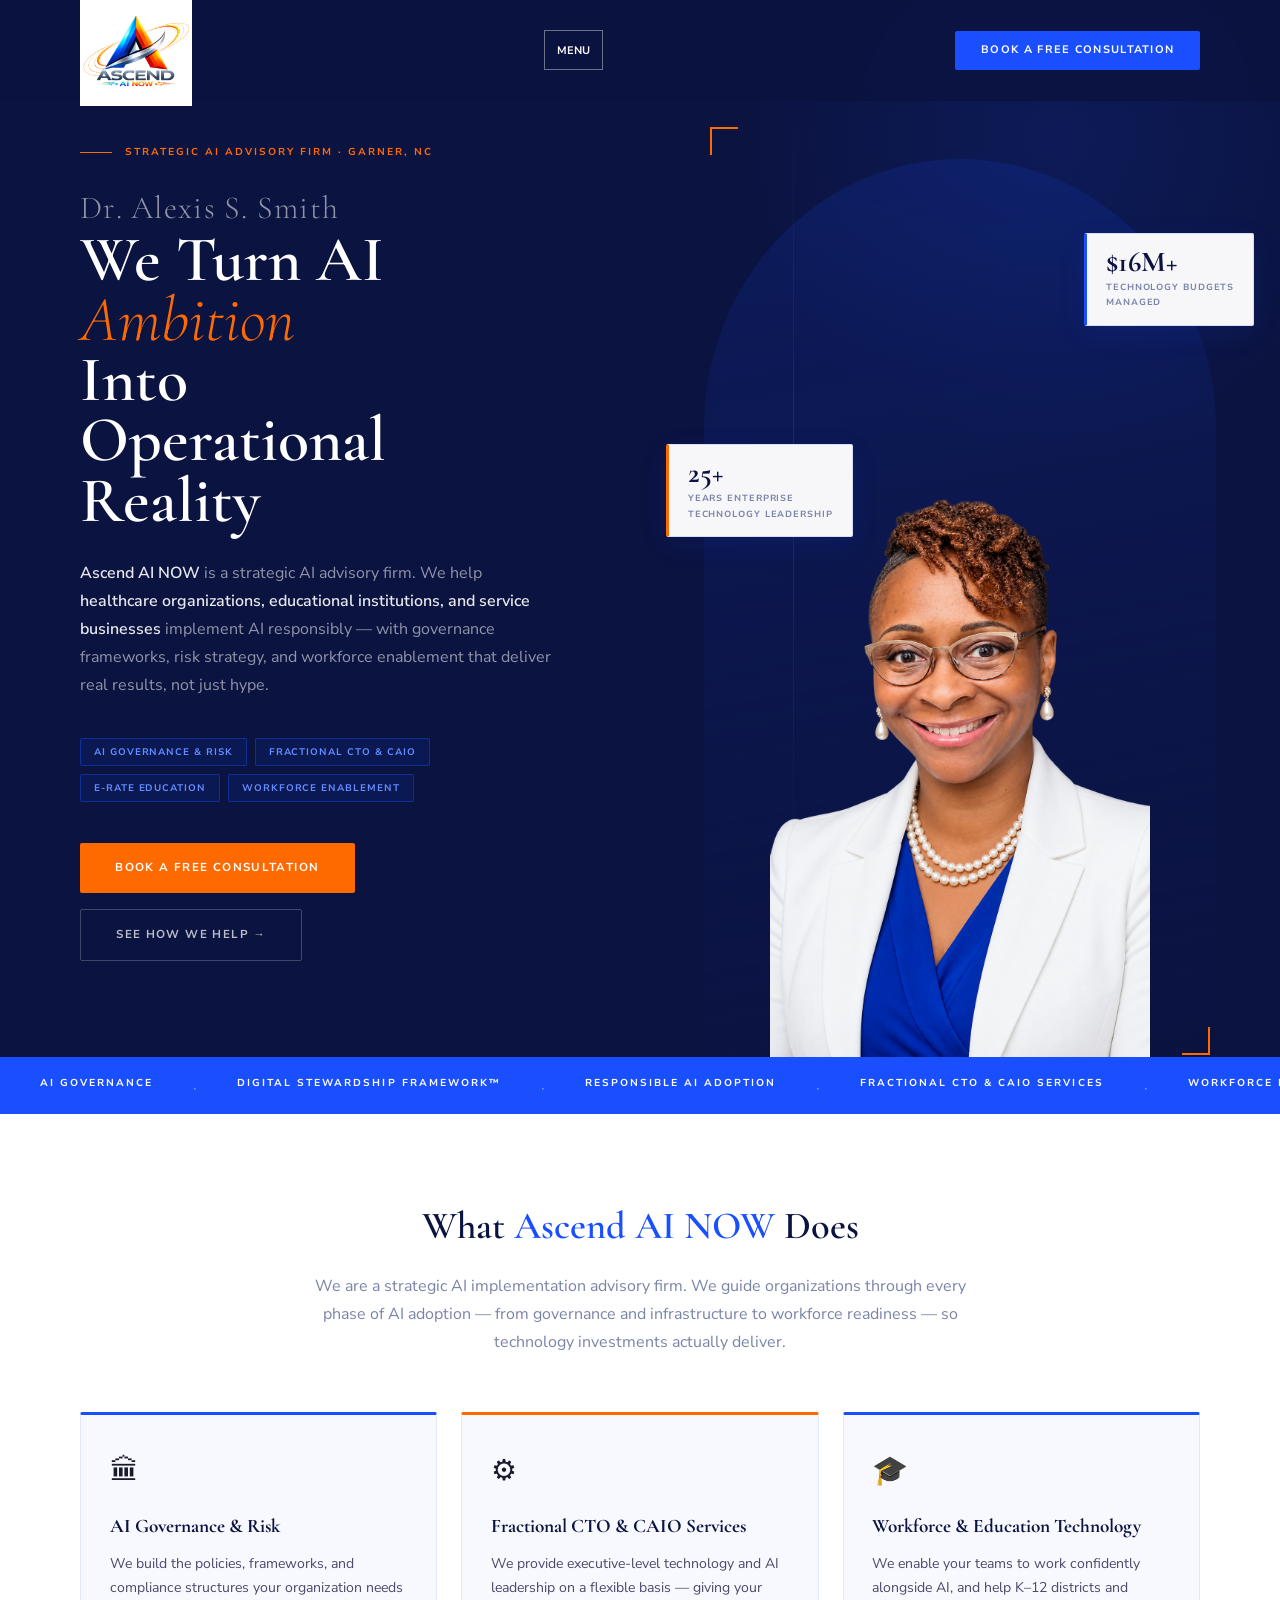
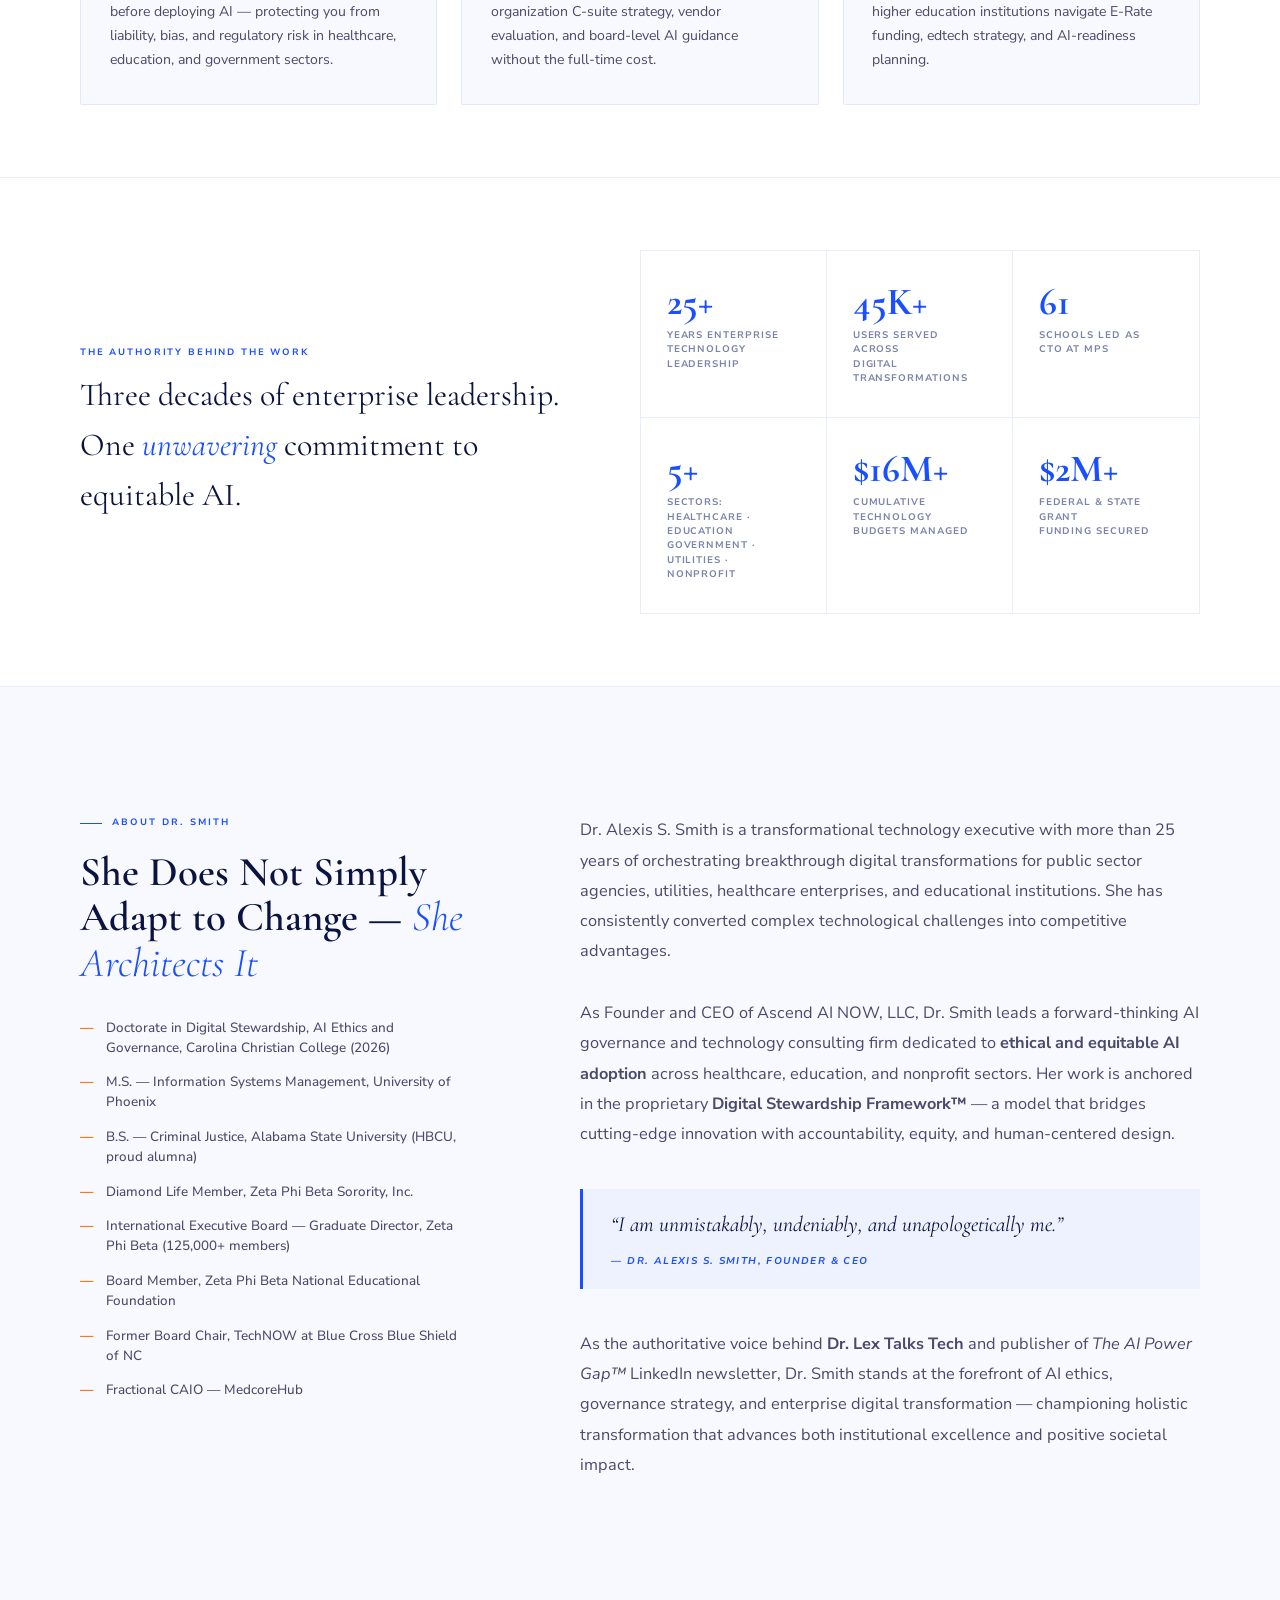
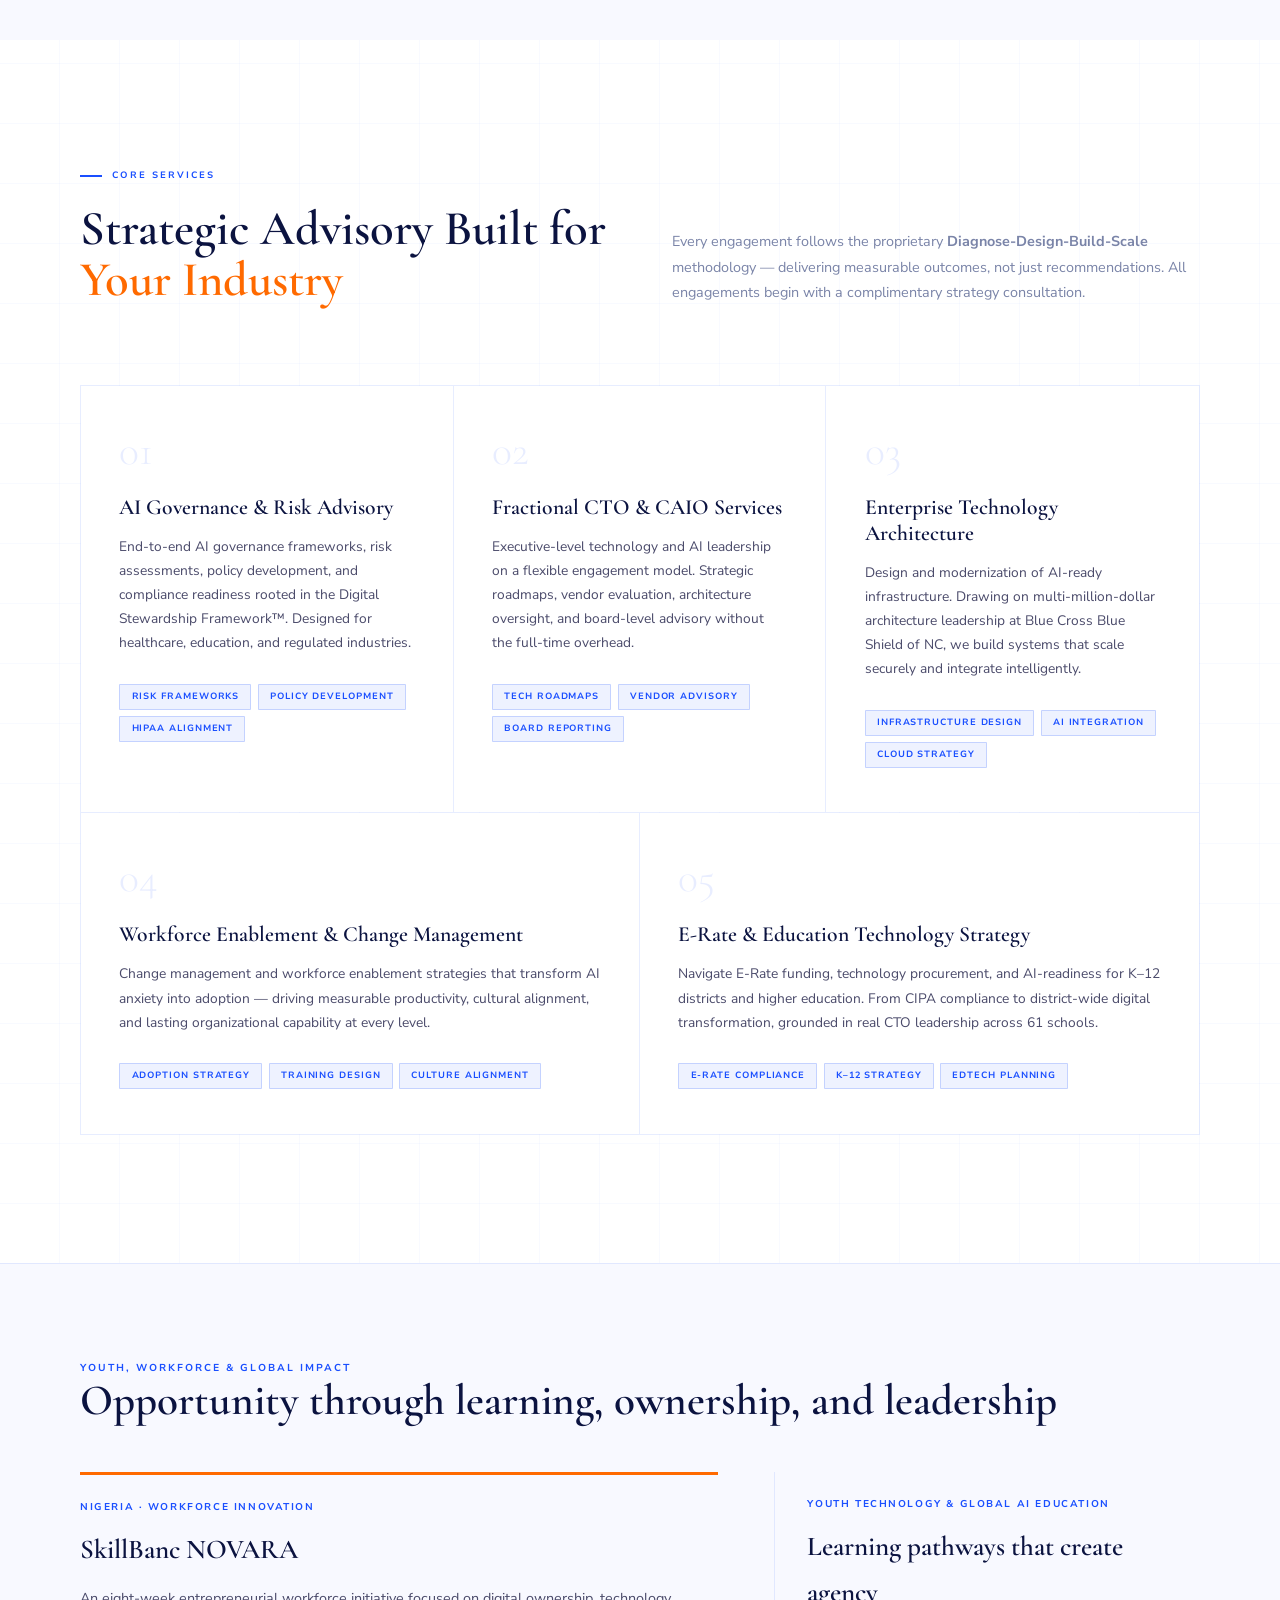
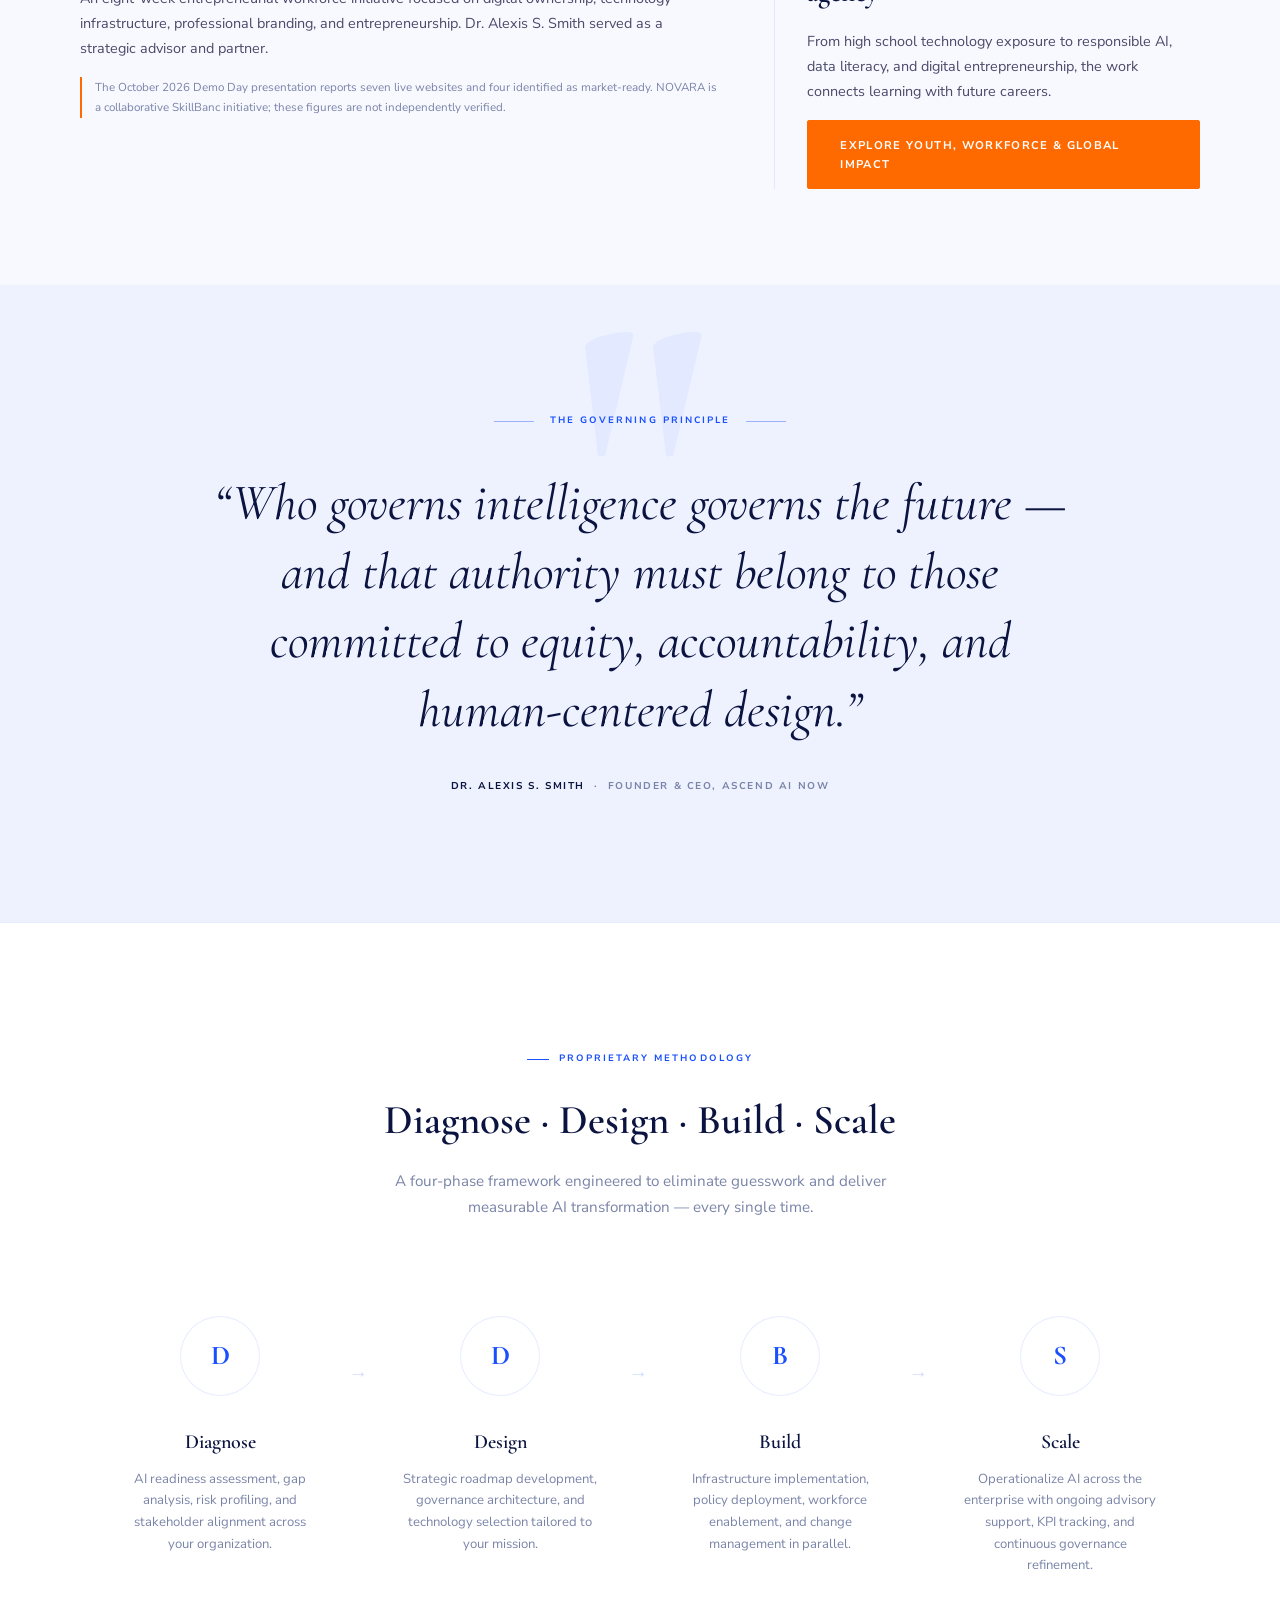
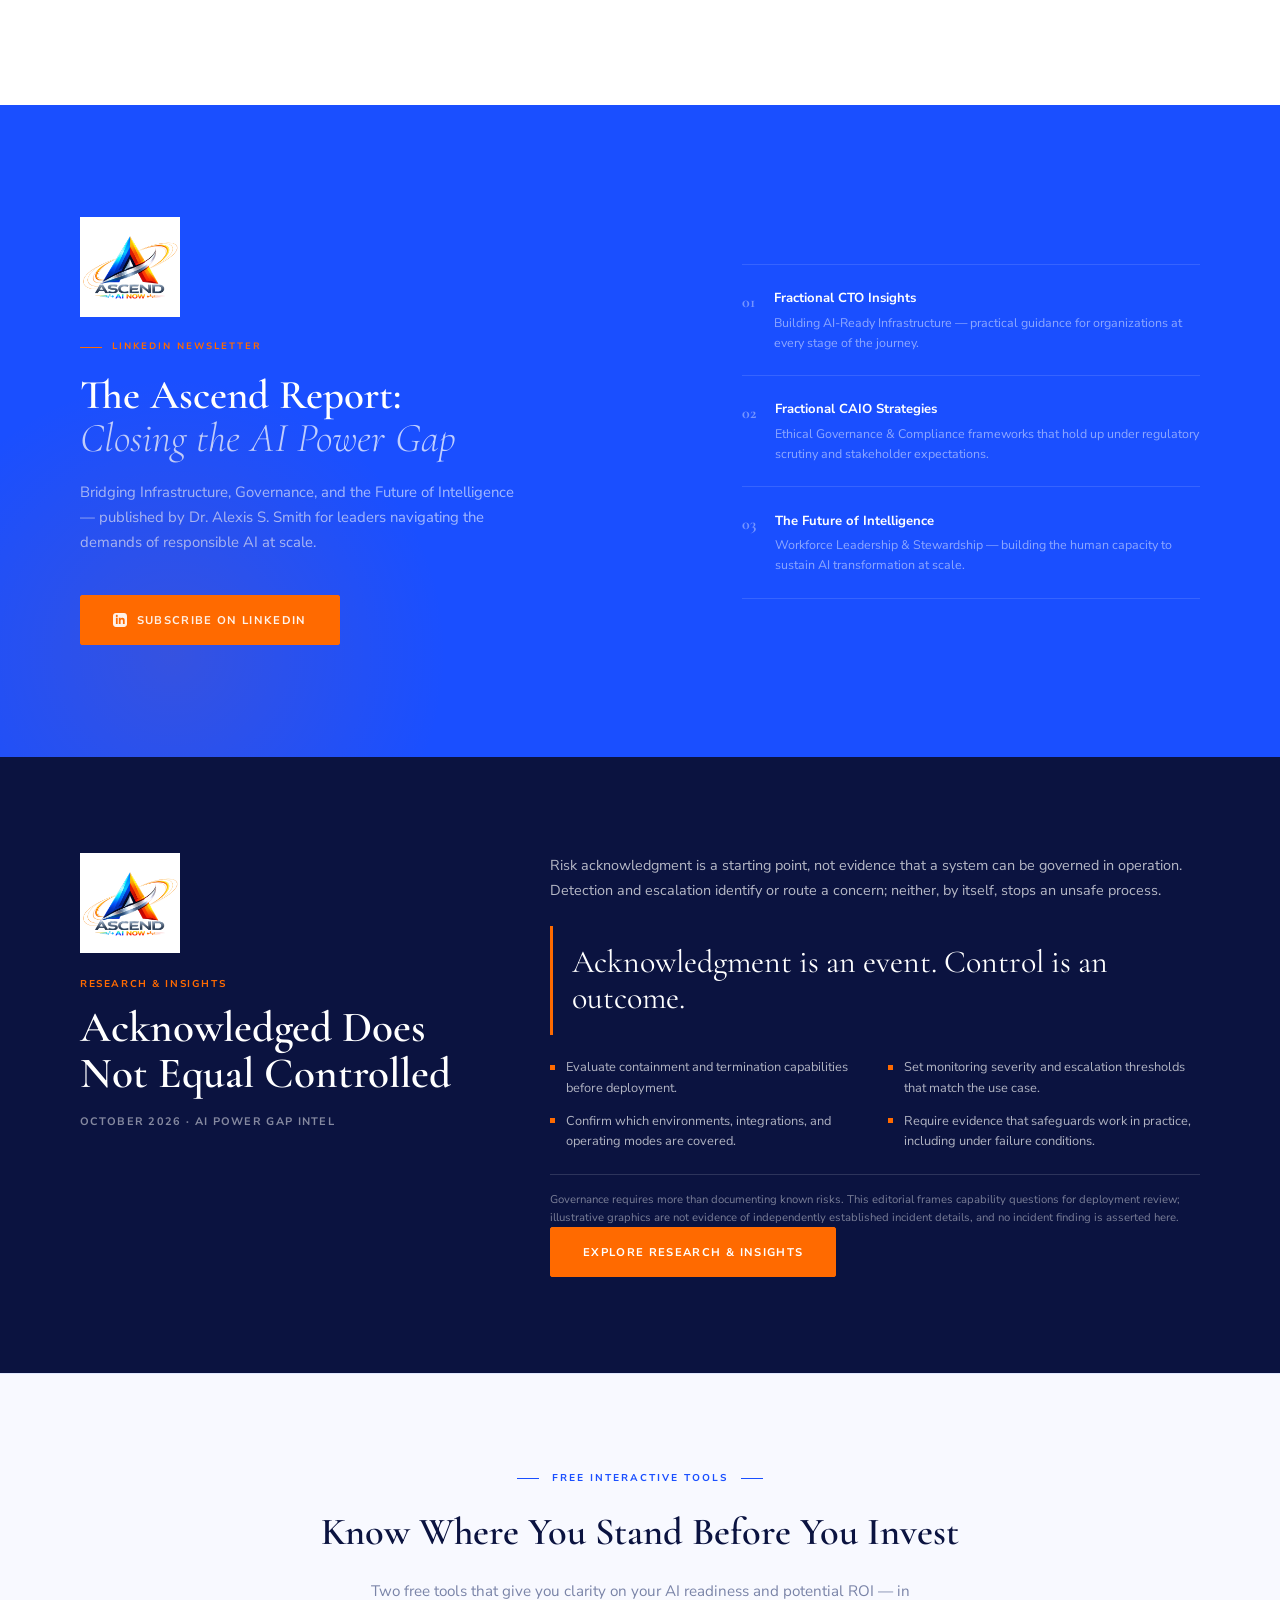
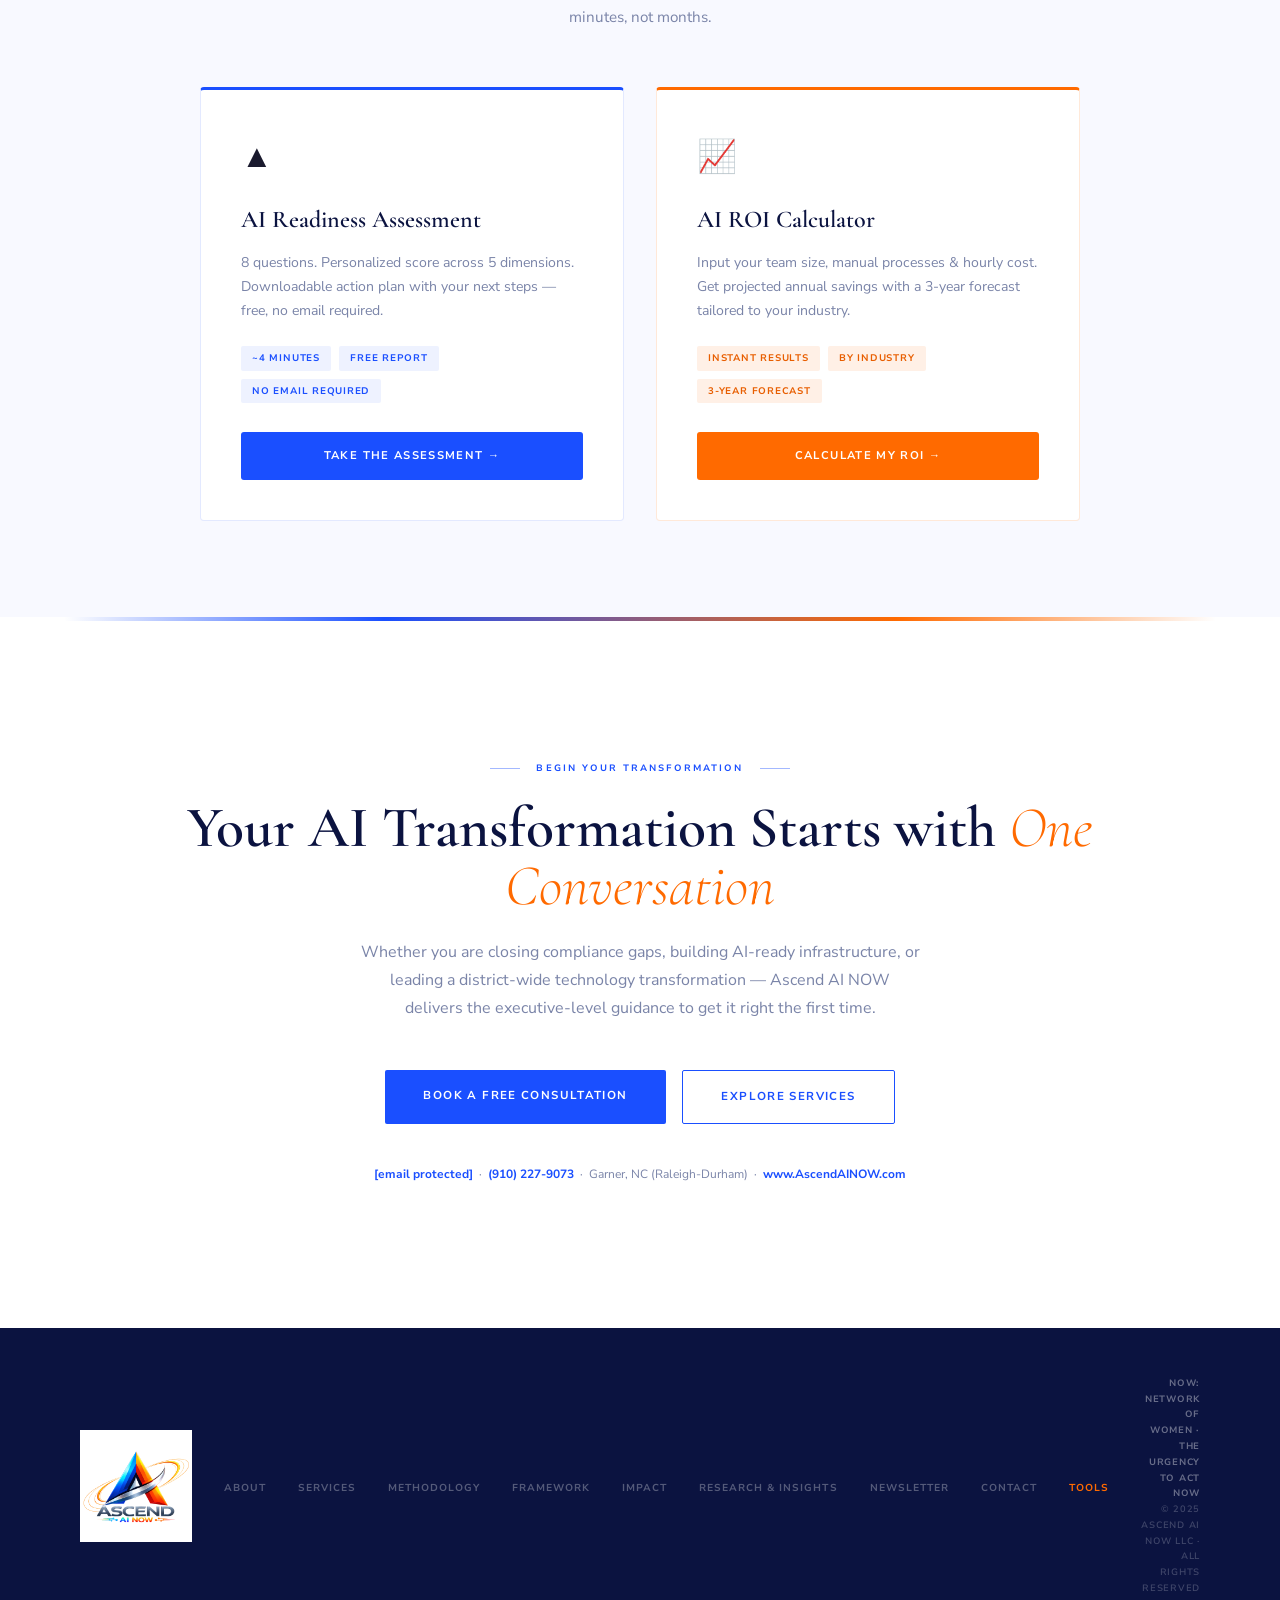
<file: index.html>
<!DOCTYPE html>
<html lang="en">
<head>
  <meta charset="UTF-8">
  <meta name="viewport" content="width=device-width, initial-scale=1.0">
  <title>Ascend AI NOW | Strategic AI Implementation Advisory | Dr. Alexis S. Smith</title>
  <meta name="description" content="Ascend AI NOW is a strategic AI advisory firm helping healthcare organizations, educational institutions, and service businesses implement AI responsibly. Founded by Dr. Alexis S. Smith">
  <meta name="keywords" content="AI governance, AI advisory, fractional CTO, AI implementation, healthcare AI, education technology, E-Rate consulting, responsible AI, workforce enablement, Raleigh NC">
  <meta property="og:title" content="Ascend AI NOW | Strategic AI Implementation Advisory">
  <meta property="og:description" content="We help organizations implement AI responsibly — governance frameworks, fractional CTO services, and workforce enablement. Led by Dr. Alexis S. Smith.">
  <meta property="og:url" content="https://www.ascendainow.com/">
  <link rel="preconnect" href="https://fonts.googleapis.com">
  <link rel="preconnect" href="https://fonts.gstatic.com" crossorigin>
  <link href="https://fonts.googleapis.com/css2?family=Cormorant+Garamond:ital,wght@0,300;0,400;0,500;0,600;0,700;1,300;1,400;1,600&family=Nunito+Sans:wght@300;400;500;600;700&display=swap" rel="stylesheet">
  <style>
    :root {
      --white:       #ffffff;
      --off-white:   #f8f9ff;
      --blue-pale:   #eef2ff;
      --royal:       #1a4fff;
      --royal-mid:   #1440e0;
      --royal-glow:  rgba(26,79,255,0.15);
      --orange:      #ff6a00;
      --orange-pale: #fff0e6;
      --orange-glow: rgba(255,106,0,0.15);
      --ink:         #0b1340;
      --ink-mid:     #2a3560;
      --text:        #1a1a2e;
      --text-mid:    #4a4a6a;
      --text-muted:  #7a84a8;
      --line:        rgba(26,79,255,0.1);
      --line-soft:   rgba(26,79,255,0.06);
    }
    *, *::before, *::after { margin:0; padding:0; box-sizing:border-box; }
    html { scroll-behavior:smooth; }
    body { background:var(--white); color:var(--text); font-family:"Nunito Sans",sans-serif; overflow-x:hidden; line-height:1.7; }

    /* NAV */
    nav {
      position:fixed; top:0; left:0; right:0; z-index:500;
      display:flex; align-items:center; justify-content:space-between;
      padding:1.4rem 5rem; transition:all 0.4s;
      background:rgba(11,19,64,0.85); backdrop-filter:blur(8px);
    }
    nav.scrolled {
      background:rgba(255,255,255,0.97); backdrop-filter:blur(12px);
      padding:1rem 5rem; border-bottom:1px solid var(--line);
      box-shadow:0 2px 24px rgba(26,79,255,0.07);
    }
    .nav-brand { display:flex; align-items:center; text-decoration:none; }
    .nav-logo { display:block; width:112px; height:112px; object-fit:contain; margin:-28px 0; background:#fff; }
    .nav-wordmark { font-family:"Cormorant Garamond",serif; font-size:1.3rem; font-weight:600; letter-spacing:0.08em; color:var(--ink); text-transform:uppercase; line-height:1; }
    .nav-wordmark span { color:var(--orange); }
    .nav-tagline { font-size:0.56rem; font-weight:600; letter-spacing:0.16em; text-transform:uppercase; color:var(--text-muted); margin-top:0.2rem; }
    .nav-links { display:flex; gap:2.2rem; list-style:none; }
    .nav-links a { font-size:0.72rem; font-weight:700; letter-spacing:0.12em; text-transform:uppercase; color:var(--text-mid); text-decoration:none; transition:color 0.3s; }
    .nav-links a:hover { color:var(--royal); }
    .nav-cta { font-size:0.68rem; font-weight:700; letter-spacing:0.12em; text-transform:uppercase; padding:0.65rem 1.6rem; background:var(--royal); color:#fff; text-decoration:none; border-radius:2px; transition:all 0.3s; }
    .nav-cta:hover { background:var(--orange); box-shadow:0 4px 20px var(--orange-glow); transform:translateY(-1px); }
    .nav-menu-toggle { display:none; min-height:40px; padding:0 12px; border:1px solid rgba(255,255,255,.4); background:transparent; color:#fff; font:700 .68rem "Nunito Sans",sans-serif; text-transform:uppercase; }

    /* HERO */
    .hero { min-height:100vh; background:var(--ink); display:grid; grid-template-columns:1fr 1fr; overflow:hidden; position:relative; }
    .hero-left, .hero-right { min-height:100vh; }
    .hero::before { content:""; position:absolute; top:0; right:38%; width:1px; height:100%; background:linear-gradient(to bottom,transparent 10%,var(--royal) 40%,var(--royal-mid) 60%,transparent 90%); opacity:0.3; z-index:2; }
    .hero::after { content:""; position:absolute; top:-20%; right:-10%; width:700px; height:700px; background:radial-gradient(ellipse,rgba(26,79,255,0.12) 0%,transparent 65%); pointer-events:none; z-index:1; }
    .hero-left { position:relative; z-index:10; display:flex; flex-direction:column; justify-content:flex-end; padding:9rem 4rem 6rem 5rem; animation:fadeUp 1s ease 0.1s both; }
    .hero-eyebrow { display:flex; align-items:center; gap:0.8rem; margin-bottom:1.8rem; }
    .eyebrow-line { width:32px; height:1.5px; background:var(--orange); }
    .eyebrow-text { font-size:0.63rem; font-weight:700; letter-spacing:0.2em; text-transform:uppercase; color:var(--orange); }
    .hero-name { font-family:"Cormorant Garamond",serif; font-size:clamp(1.8rem,2.5vw,2.6rem); font-weight:300; letter-spacing:0.04em; color:rgba(255,255,255,0.55); margin-bottom:0.3rem; line-height:1.1; }
    .hero-headline { font-family:"Cormorant Garamond",serif; font-size:clamp(3rem,5vw,5.2rem); font-weight:600; line-height:0.94; color:#fff; margin-bottom:1.8rem; }
    .hero-headline em { font-style:italic; font-weight:300; color:var(--orange); display:block; }
    .hero-bio { font-size:1rem; color:rgba(255,255,255,0.55); max-width:480px; margin-bottom:2.4rem; line-height:1.75; }
    .hero-bio strong { color:rgba(255,255,255,0.9); font-weight:600; }
    .hero-pills { display:flex; flex-wrap:wrap; gap:0.5rem; margin-bottom:2.6rem; }
    .pill { font-size:0.6rem; font-weight:700; letter-spacing:0.1em; text-transform:uppercase; padding:0.3rem 0.8rem; border:1px solid rgba(26,79,255,0.4); color:rgba(100,140,255,1); background:rgba(26,79,255,0.1); border-radius:2px; }
    .hero-btns { display:flex; gap:1rem; flex-wrap:wrap; }
    .btn-orange { font-size:0.72rem; font-weight:700; letter-spacing:0.12em; text-transform:uppercase; padding:0.95rem 2.2rem; background:var(--orange); color:#fff; text-decoration:none; border-radius:2px; transition:all 0.3s; }
    .btn-orange:hover { background:#ff8533; box-shadow:0 8px 28px var(--orange-glow); transform:translateY(-2px); }
    .btn-ghost-white { font-size:0.72rem; font-weight:700; letter-spacing:0.12em; text-transform:uppercase; padding:0.95rem 2.2rem; border:1.5px solid rgba(255,255,255,0.22); color:rgba(255,255,255,0.72); text-decoration:none; border-radius:2px; transition:all 0.3s; }
    .btn-ghost-white:hover { border-color:var(--royal); color:#fff; background:rgba(26,79,255,0.15); }

    /* HERO RIGHT — PORTRAIT */
    .hero-right { position:relative; z-index:10; display:flex; align-items:flex-end; justify-content:center; overflow:hidden; animation:fadeUp 1s ease 0.3s both; }
    .portrait-wrap { position:relative; width:100%; height:100%; display:flex; align-items:flex-end; justify-content:center; }
    .portrait-bg { position:absolute; bottom:0; left:50%; transform:translateX(-50%); width:80%; height:85%; background:linear-gradient(170deg,rgba(26,79,255,0.15) 0%,rgba(26,79,255,0.06) 50%,rgba(11,19,64,0.95) 100%); border-top-left-radius:50% 30%; border-top-right-radius:50% 30%; }
    .portrait-img { position:relative; z-index:3; width:78%; max-width:380px; aspect-ratio:2/3; object-fit:cover; object-position:center 15%; display:block; }
    .portrait-corner { position:absolute; z-index:4; width:28px; height:28px; }
    .portrait-corner.tl { top:12%; left:11%; border-top:2px solid var(--orange); border-left:2px solid var(--orange); }
    .portrait-corner.br { bottom:2px; right:11%; border-bottom:2px solid var(--orange); border-right:2px solid var(--orange); }
    .stat-float { position:absolute; z-index:5; background:rgba(255,255,255,0.97); backdrop-filter:blur(8px); border:1px solid rgba(26,79,255,0.15); padding:0.9rem 1.2rem; border-radius:2px; box-shadow:0 8px 28px rgba(26,79,255,0.1); }
    .stat-float.left { left:4%; top:42%; border-left:3px solid var(--orange); }
    .stat-float.right { right:4%; top:22%; border-left:3px solid var(--royal); }
    .sf-num { font-family:"Cormorant Garamond",serif; font-size:1.8rem; font-weight:700; color:var(--ink); line-height:1; }
    .sf-label { font-size:0.56rem; font-weight:700; letter-spacing:0.1em; text-transform:uppercase; color:var(--text-muted); margin-top:0.2rem; }

    /* TICKER */
    .ticker { background:var(--royal); padding:0.7rem 0; overflow:hidden; white-space:nowrap; }
    .ticker-inner { display:inline-flex; animation:ticker 28s linear infinite; }
    .ticker-item { font-size:0.63rem; font-weight:700; letter-spacing:0.2em; text-transform:uppercase; color:#fff; padding:0 2.5rem; }
    .ticker-dot { color:rgba(255,255,255,0.4); }

    /* WHAT WE DO */
    .what-we-do { background:var(--white); padding:5rem 5rem 4.5rem; border-bottom:1px solid var(--line); }
    .wwd-inner { max-width:1200px; margin:0 auto; }
    .wwd-top { text-align:center; margin-bottom:3.5rem; }
    .wwd-title { font-family:"Cormorant Garamond",serif; font-size:clamp(1.8rem,3vw,2.8rem); font-weight:600; color:var(--ink); margin-bottom:0.8rem; }
    .wwd-title span { color:var(--royal); }
    .wwd-sub { font-size:1rem; color:var(--text-muted); max-width:660px; margin:0 auto; line-height:1.75; }
    .wwd-grid { display:grid; grid-template-columns:repeat(3,1fr); gap:1.5rem; }
    .wwd-card { background:var(--off-white); border:1px solid var(--line); border-top:3px solid var(--royal); padding:2rem 1.8rem; border-radius:2px; transition:box-shadow 0.3s,transform 0.3s; }
    .wwd-card:hover { box-shadow:0 6px 24px var(--royal-glow); transform:translateY(-3px); }
    .wwd-card:nth-child(2) { border-top-color:var(--orange); }
    .wwd-card:nth-child(2):hover { box-shadow:0 6px 24px var(--orange-glow); }
    .wwd-icon { font-size:1.8rem; margin-bottom:0.9rem; display:block; }
    .wwd-card-title { font-family:"Cormorant Garamond",serif; font-size:1.2rem; font-weight:700; color:var(--ink); margin-bottom:0.6rem; }
    .wwd-card-desc { font-size:0.88rem; color:var(--text-mid); line-height:1.7; }

    /* AUTHORITY */
    .authority { background:var(--white); padding:4.5rem 5rem; border-bottom:1px solid var(--line); }
    .authority-inner { max-width:1200px; margin:0 auto; display:grid; grid-template-columns:auto 1fr; gap:5rem; align-items:center; }
    .auth-kicker { font-size:0.58rem; font-weight:700; letter-spacing:0.2em; text-transform:uppercase; color:var(--royal); margin-bottom:0.6rem; }
    .auth-statement { font-family:"Cormorant Garamond",serif; font-size:clamp(1.4rem,2.5vw,2rem); font-weight:400; line-height:1.55; color:var(--ink); max-width:480px; }
    .auth-statement em { font-style:italic; color:var(--royal); }
    .auth-stats { display:grid; grid-template-columns:repeat(3,1fr); border:1px solid var(--line); }
    .astat { padding:2rem 1.6rem; border-right:1px solid var(--line); border-bottom:1px solid var(--line); position:relative; background:var(--white); transition:background 0.3s; }
    .astat:nth-child(3n) { border-right:none; }
    .astat:nth-last-child(-n+3) { border-bottom:none; }
    .astat:hover { background:var(--blue-pale); }
    .astat-num { font-family:"Cormorant Garamond",serif; font-size:2.4rem; font-weight:700; color:var(--royal); line-height:1; display:block; }
    .astat-label { font-size:0.6rem; font-weight:700; letter-spacing:0.1em; text-transform:uppercase; color:var(--text-muted); margin-top:0.4rem; display:block; line-height:1.5; }
    .astat-accent { position:absolute; bottom:0; left:0; width:0; height:2px; background:var(--orange); transition:width 0.5s; }
    .astat:hover .astat-accent { width:100%; }

    /* ABOUT */
    .about { background:var(--off-white); padding:8rem 5rem; overflow:hidden; position:relative; }
    .about-grid { max-width:1200px; margin:0 auto; display:grid; grid-template-columns:1fr 1.6fr; gap:7rem; align-items:start; }
    .sec-label { font-size:0.58rem; font-weight:700; letter-spacing:0.22em; text-transform:uppercase; color:var(--royal); margin-bottom:1.2rem; display:flex; align-items:center; gap:0.6rem; }
    .sec-label::before { content:""; display:inline-block; width:22px; height:1.5px; background:var(--royal); }
    .about-headline { font-family:"Cormorant Garamond",serif; font-size:clamp(2rem,3.2vw,3rem); font-weight:600; line-height:1.1; color:var(--ink); margin-bottom:2rem; }
    .about-headline em { font-style:italic; font-weight:300; color:var(--royal); }
    .cred-list { list-style:none; display:flex; flex-direction:column; gap:0.9rem; }
    .cred-list li { display:flex; align-items:flex-start; gap:0.8rem; font-size:0.84rem; font-weight:500; color:var(--text-mid); line-height:1.5; }
    .cred-list li::before { content:"—"; color:var(--orange); font-weight:700; flex-shrink:0; }
    .about-body { font-size:1.02rem; color:var(--text-mid); line-height:1.85; margin-bottom:2rem; }
    .pullquote { border-left:3px solid var(--royal); padding:1.2rem 1.8rem; background:var(--blue-pale); margin:2.5rem 0; }
    .pullquote p { font-family:"Cormorant Garamond",serif; font-size:1.35rem; font-weight:400; font-style:italic; line-height:1.55; color:var(--ink); }
    .pullquote cite { font-size:0.62rem; font-weight:700; letter-spacing:0.14em; text-transform:uppercase; color:var(--royal); margin-top:0.7rem; display:block; }

    /* SERVICES */
    .services { background:var(--white); padding:8rem 5rem; position:relative; overflow:hidden; }
    .services::before { content:""; position:absolute; inset:0; background-image:repeating-linear-gradient(0deg,transparent,transparent 59px,var(--line-soft) 60px),repeating-linear-gradient(90deg,transparent,transparent 59px,var(--line-soft) 60px); pointer-events:none; }
    .svc-header { max-width:1200px; margin:0 auto 5rem; display:grid; grid-template-columns:1fr 1fr; gap:4rem; align-items:end; position:relative; z-index:2; }
    .svc-headline { font-family:"Cormorant Garamond",serif; font-size:clamp(2.2rem,3.8vw,3.6rem); font-weight:600; line-height:1.05; color:var(--ink); }
    .svc-headline span { color:var(--orange); }
    .svc-desc { font-size:0.9rem; color:var(--text-muted); line-height:1.75; align-self:end; }
    .svc-grid { max-width:1200px; margin:0 auto; display:grid; grid-template-columns:repeat(3,1fr); border:1px solid var(--line); position:relative; z-index:2; }
    .svc-grid-row2 { max-width:1200px; margin:0 auto; display:grid; grid-template-columns:repeat(2,1fr); border:1px solid var(--line); border-top:none; position:relative; z-index:2; }
    .svc-card { background:var(--white); padding:2.8rem 2.4rem; border-right:1px solid var(--line); position:relative; overflow:hidden; transition:background 0.35s,box-shadow 0.35s; }
    .svc-card:last-child { border-right:none; }
    .svc-card::before { content:""; position:absolute; top:0; left:0; right:0; height:3px; background:linear-gradient(to right,var(--royal),var(--orange)); opacity:0; transition:opacity 0.4s; }
    .svc-card:hover { background:var(--blue-pale); box-shadow:0 4px 24px var(--royal-glow); }
    .svc-card:hover::before { opacity:1; }
    .svc-num { font-family:"Cormorant Garamond",serif; font-size:2.6rem; font-weight:300; color:rgba(26,79,255,0.1); line-height:1; margin-bottom:1.4rem; }
    .svc-title { font-family:"Cormorant Garamond",serif; font-size:1.35rem; font-weight:600; color:var(--ink); margin-bottom:0.9rem; line-height:1.2; }
    .svc-body { font-size:0.86rem; color:var(--text-mid); line-height:1.75; margin-bottom:1.8rem; }
    .svc-tags { display:flex; flex-wrap:wrap; gap:0.4rem; }
    .stag { font-size:0.57rem; font-weight:700; letter-spacing:0.1em; text-transform:uppercase; padding:0.25rem 0.7rem; border:1px solid rgba(26,79,255,0.2); color:var(--royal); border-radius:1px; background:var(--blue-pale); }

    /* BIG QUOTE */
    .big-quote { background:var(--blue-pale); padding:8rem 5rem; text-align:center; overflow:hidden; position:relative; }
    .big-quote::before { content:'"'; position:absolute; font-family:"Cormorant Garamond",serif; font-size:28rem; font-weight:700; color:rgba(26,79,255,0.05); top:-5%; left:50%; transform:translateX(-50%); line-height:1; pointer-events:none; }
    .bq-label { font-size:0.58rem; font-weight:700; letter-spacing:0.22em; text-transform:uppercase; color:var(--royal); margin-bottom:2.5rem; display:flex; align-items:center; justify-content:center; gap:1rem; }
    .bq-label::before,.bq-label::after { content:""; display:block; width:40px; height:1px; background:var(--royal); opacity:0.4; }
    .bq-text { font-family:"Cormorant Garamond",serif; font-size:clamp(2rem,4vw,3.6rem); font-weight:400; font-style:italic; line-height:1.35; color:var(--ink); max-width:860px; margin:0 auto 2rem; position:relative; z-index:2; }
    .bq-attr { font-size:0.62rem; font-weight:700; letter-spacing:0.16em; text-transform:uppercase; color:var(--text-muted); }
    .bq-attr strong { color:var(--ink); }

    /* METHODOLOGY */
    .methodology { background:var(--white); padding:8rem 5rem; border-top:1px solid var(--line); }
    .method-inner { max-width:1200px; margin:0 auto; }
    .method-head { text-align:center; margin-bottom:6rem; }
    .method-headline { font-family:"Cormorant Garamond",serif; font-size:clamp(2rem,3.2vw,3rem); font-weight:600; color:var(--ink); margin-bottom:0.8rem; }
    .method-sub { font-size:0.95rem; color:var(--text-muted); max-width:520px; margin:0 auto; line-height:1.7; }
    .method-steps { display:grid; grid-template-columns:repeat(4,1fr); }
    .mstep { padding:0 2.5rem; text-align:center; position:relative; }
    .mstep:not(:last-child)::after { content:"→"; position:absolute; right:-0.5rem; top:2.6rem; font-size:1.2rem; color:rgba(26,79,255,0.2); }
    .mstep-circle { width:5rem; height:5rem; border:1.5px solid var(--line); border-radius:50%; display:flex; align-items:center; justify-content:center; margin:0 auto 1.8rem; background:var(--white); transition:all 0.4s; }
    .mstep:hover .mstep-circle { border-color:var(--royal); background:var(--blue-pale); box-shadow:0 0 0 8px var(--blue-pale); }
    .mstep-letter { font-family:"Cormorant Garamond",serif; font-size:1.7rem; font-weight:700; color:var(--royal); }
    .mstep-name { font-family:"Cormorant Garamond",serif; font-size:1.25rem; font-weight:600; color:var(--ink); margin-bottom:0.6rem; }
    .mstep-desc { font-size:0.82rem; color:var(--text-muted); line-height:1.65; }

    /* NEWSLETTER */
    .newsletter { background:var(--royal); padding:7rem 5rem; overflow:hidden; position:relative; }
    .newsletter::after { content:""; position:absolute; bottom:-30%; left:-10%; width:600px; height:600px; background:radial-gradient(ellipse,rgba(255,106,0,0.12) 0%,transparent 65%); pointer-events:none; }
    .nl-inner { max-width:1200px; margin:0 auto; display:grid; grid-template-columns:1.2fr 1fr; gap:7rem; align-items:center; }
    .nl-kicker { font-size:0.58rem; font-weight:700; letter-spacing:0.22em; text-transform:uppercase; color:var(--orange); margin-bottom:1.2rem; display:flex; align-items:center; gap:0.6rem; }
    .nl-logo,.research-logo { display:block; width:100px; height:100px; object-fit:contain; background:#fff; margin-bottom:1.4rem; }
    .nl-kicker::before { content:""; display:inline-block; width:22px; height:1.5px; background:var(--orange); }
    .nl-title { font-family:"Cormorant Garamond",serif; font-size:clamp(2.2rem,3.2vw,3.2rem); font-weight:600; color:#fff; line-height:1.05; margin-bottom:1.2rem; }
    .nl-title em { font-style:italic; font-weight:300; color:rgba(255,255,255,0.72); }
    .nl-desc { font-size:0.93rem; color:rgba(255,255,255,0.6); margin-bottom:2.5rem; max-width:440px; line-height:1.7; }
    .btn-nl { display:inline-flex; align-items:center; gap:0.6rem; font-size:0.7rem; font-weight:700; letter-spacing:0.12em; text-transform:uppercase; padding:0.9rem 2rem; background:var(--orange); border:1.5px solid var(--orange); color:#fff; text-decoration:none; border-radius:2px; transition:all 0.35s; }
    .btn-nl:hover { background:#ff8533; border-color:#ff8533; box-shadow:0 6px 24px rgba(255,106,0,0.35); transform:translateY(-2px); }
    .nl-features { list-style:none; display:flex; flex-direction:column; }
    .nl-feature { padding:1.4rem 0; border-bottom:1px solid rgba(255,255,255,0.12); display:grid; grid-template-columns:auto 1fr; gap:1.2rem; align-items:start; }
    .nl-feature:first-child { border-top:1px solid rgba(255,255,255,0.12); }
    .nf-num { font-family:"Cormorant Garamond",serif; font-size:1rem; font-weight:700; color:rgba(255,255,255,0.4); margin-top:0.1rem; }
    .nf-title { font-size:0.82rem; font-weight:700; color:#fff; margin-bottom:0.2rem; }
    .nf-desc { font-size:0.78rem; color:rgba(255,255,255,0.5); line-height:1.6; }

    /* INTERNATIONAL ENGAGEMENTS */
    .engagements { background:var(--off-white); padding:6rem 5rem; border-top:1px solid var(--line); }
    .engagement-inner { max-width:1200px; margin:0 auto; }
    .engagement-head { margin-bottom:3rem; }
    .engagement-head .eyebrow-text { color:var(--royal); }
    .engagement-title,.research-title { font-family:"Cormorant Garamond",serif; font-size:2.7rem; font-weight:600; color:var(--ink); line-height:1.08; }
    .engagement-layout { display:grid; grid-template-columns:1.2fr .8fr; gap:3.5rem; }
    .initiative { border-top:3px solid var(--orange); padding-top:1.5rem; }
    .initiative-kicker,.research-kicker { font-size:0.62rem; font-weight:700; letter-spacing:0.16em; text-transform:uppercase; color:var(--royal); margin-bottom:.7rem; }
    .initiative h3,.speaking h3 { font-family:"Cormorant Garamond",serif; font-size:1.7rem; font-weight:600; color:var(--ink); margin-bottom:.8rem; }
    .initiative p,.speaking p,.research-copy { font-size:.9rem; color:var(--text-mid); line-height:1.75; margin-bottom:1rem; }
    .impact-metrics { display:grid; grid-template-columns:repeat(5,minmax(0,1fr)); gap:1rem; margin:1.8rem 0; }
    .impact-metrics div { border-top:1px solid var(--line); padding-top:.8rem; }
    .impact-metrics dt { font-family:"Cormorant Garamond",serif; font-size:2rem; font-weight:700; line-height:1; color:var(--royal); }
    .impact-metrics dd { margin:.4rem 0 0; font-size:.68rem; line-height:1.45; color:var(--text-muted); }
    .evidence-note { font-size:.72rem!important; color:var(--text-muted)!important; border-left:2px solid var(--orange); padding-left:.8rem; }
    .speaking { border-left:1px solid var(--line); padding:1.5rem 0 0 2rem; }
    .speaking-list { list-style:none; margin:1rem 0 0; }
    .speaking-list li { padding:1rem 0; border-top:1px solid var(--line); }
    .speaking-list time { display:block; font-size:.62rem; font-weight:700; letter-spacing:.12em; text-transform:uppercase; color:var(--orange); margin-bottom:.3rem; }
    .speaking-list strong { display:block; font-size:.88rem; color:var(--ink); }

    /* RESEARCH & INSIGHTS */
    .research { background:var(--ink); color:#fff; padding:6rem 5rem; }
    .research-inner { max-width:1200px; margin:0 auto; display:grid; grid-template-columns:.75fr 1.25fr; gap:5rem; align-items:start; }
    .research .research-kicker { color:var(--orange); }
    .research-title { color:#fff; }
    .research-date { display:block; margin-top:1rem; font-size:.68rem; font-weight:700; letter-spacing:.12em; text-transform:uppercase; color:rgba(255,255,255,.5); }
    .research-copy { color:rgba(255,255,255,.7); }
    .research-quote { margin:1.4rem 0; padding:1.1rem 0 1.1rem 1.2rem; border-left:3px solid var(--orange); font-family:"Cormorant Garamond",serif; font-size:2rem; line-height:1.15; color:#fff; }
    .research-points { display:grid; grid-template-columns:1fr 1fr; gap:.8rem 1.6rem; list-style:none; margin:1.4rem 0; }
    .research-points li { position:relative; padding-left:1rem; font-size:.8rem; line-height:1.6; color:rgba(255,255,255,.68); }
    .research-points li::before { content:""; position:absolute; left:0; top:.58em; width:5px; height:5px; background:var(--orange); }
    .research-caveat { font-size:.7rem; line-height:1.6; color:rgba(255,255,255,.45); border-top:1px solid rgba(255,255,255,.14); padding-top:1rem; }

    /* CTA */
    .final-cta { background:var(--white); padding:9rem 5rem; text-align:center; position:relative; overflow:hidden; }
    .final-cta::before { content:""; position:absolute; top:0; left:0; right:0; height:4px; background:linear-gradient(to right,transparent 5%,var(--royal) 30%,var(--orange) 70%,transparent 95%); }
    .cta-label { font-size:0.58rem; font-weight:700; letter-spacing:0.22em; text-transform:uppercase; color:var(--royal); margin-bottom:1.5rem; display:flex; align-items:center; justify-content:center; gap:1rem; }
    .cta-label::before,.cta-label::after { content:""; display:block; width:30px; height:1px; background:var(--royal); opacity:0.4; }
    .cta-headline { font-family:"Cormorant Garamond",serif; font-size:clamp(2.6rem,4.5vw,4.5rem); font-weight:600; color:var(--ink); line-height:1.0; margin-bottom:1.4rem; }
    .cta-headline em { font-style:italic; font-weight:300; color:var(--orange); }
    .cta-body { font-size:1rem; color:var(--text-muted); max-width:560px; margin:0 auto 3rem; line-height:1.75; }
    .cta-btns { display:flex; gap:1rem; justify-content:center; flex-wrap:wrap; margin-bottom:2.5rem; }
    .btn-royal { font-size:0.72rem; font-weight:700; letter-spacing:0.12em; text-transform:uppercase; padding:1rem 2.4rem; background:var(--royal); color:#fff; text-decoration:none; border-radius:2px; transition:all 0.35s; }
    .btn-royal:hover { background:var(--orange); box-shadow:0 8px 28px var(--orange-glow); transform:translateY(-2px); }
    .btn-outline { font-size:0.72rem; font-weight:700; letter-spacing:0.12em; text-transform:uppercase; padding:1rem 2.4rem; border:1.5px solid var(--royal); color:var(--royal); text-decoration:none; border-radius:2px; transition:all 0.35s; }
    .btn-outline:hover { background:var(--blue-pale); }
    .cta-contact { font-size:0.75rem; color:var(--text-muted); }
    .cta-contact a { color:var(--royal); text-decoration:none; font-weight:700; transition:color 0.3s; }
    .cta-contact a:hover { color:var(--orange); }

    /* FOOTER */
    footer { background:var(--ink); padding:3rem 5rem; display:grid; grid-template-columns:1fr auto 1fr; align-items:center; gap:2rem; }
    .footer-logo { display:block; width:112px; height:112px; object-fit:contain; justify-self:start; background:#fff; }
    .footer-links { display:flex; gap:2rem; list-style:none; }
    .footer-links a { font-size:0.63rem; font-weight:700; letter-spacing:0.1em; text-transform:uppercase; color:rgba(255,255,255,0.3); text-decoration:none; transition:color 0.3s; }
    .footer-links a:hover { color:var(--orange); }
    .footer-copy { font-size:0.58rem; font-weight:600; letter-spacing:0.08em; text-transform:uppercase; color:rgba(255,255,255,0.22); text-align:right; line-height:1.7; }
    .footer-copy strong { color:rgba(255,255,255,0.38); display:block; }

    /* ANIMATIONS */
    @keyframes fadeUp { from{opacity:0;transform:translateY(28px)} to{opacity:1;transform:translateY(0)} }
    @keyframes ticker { 0%{transform:translateX(0)} 100%{transform:translateX(-50%)} }
    .reveal { opacity:0; transform:translateY(24px); transition:opacity 0.8s ease,transform 0.8s ease; }
    .reveal.visible { opacity:1; transform:translateY(0); }
    .reveal-d1 { transition-delay:0.1s; } .reveal-d2 { transition-delay:0.2s; } .reveal-d3 { transition-delay:0.3s; } .reveal-d4 { transition-delay:0.4s; }

    /* RESPONSIVE */
    @media (max-width:1280px) {
      .nav-links { display:none; position:absolute; top:100%; left:0; right:0; flex-direction:column; gap:0; padding:10px 2rem; background:var(--ink); }
      .nav-links.open { display:flex; }
      .nav-links a { display:block; padding:12px 0; color:#fff; border-bottom:1px solid rgba(255,255,255,.12); }
      .nav-menu-toggle { display:inline-flex; align-items:center; justify-content:center; }
    }
    @media (max-width:960px) {
      nav { padding:1.2rem 2rem; }
      .nav-logo { width:96px; height:96px; margin:-24px 0; }
      .nav-links { display:none; }
      .nav-links.open { display:flex; }
      .hero { grid-template-columns:1fr; min-height:auto; }
      .hero-left { padding:8rem 2rem 3rem; }
      .hero-right { height:400px; }
      .stat-float { display:none; }
      .portrait-img { max-width:240px; aspect-ratio:3/4; object-position:center 10%; }
      .what-we-do,.authority,.services,.about,.methodology,.newsletter,.final-cta,.engagements,.research { padding:4.5rem 2rem; }
      .wwd-grid,.svc-grid,.svc-grid-row2 { grid-template-columns:1fr; }
      .svc-card { border-right:none; border-bottom:1px solid var(--line); }
      .authority-inner { grid-template-columns:1fr; gap:2.5rem; }
      .auth-stats { grid-template-columns:repeat(2,1fr); }
      .astat:nth-child(3n) { border-right:1px solid var(--line); }
      .astat:nth-child(2n) { border-right:none; }
      .about-grid { grid-template-columns:1fr; gap:3rem; }
      .method-steps { grid-template-columns:repeat(2,1fr); gap:3rem; }
      .mstep::after { display:none; }
      .nl-inner { grid-template-columns:1fr; gap:3rem; }
      .engagement-layout,.research-inner { grid-template-columns:1fr; gap:2.5rem; }
      .speaking { border-left:0; border-top:1px solid var(--line); padding:1.5rem 0 0; }
      .impact-metrics { grid-template-columns:repeat(2,minmax(0,1fr)); }
      .research-points { grid-template-columns:1fr; }
      .engagement-title,.research-title { font-size:2.2rem; }
      .research-quote { font-size:1.7rem; }
      footer { grid-template-columns:1fr; text-align:center; padding:2.5rem 2rem; }
      .footer-logo { justify-self:center; }
      .footer-links { justify-content:center; }
      .footer-copy { text-align:center; }
    }
  </style>
  <link rel="canonical" href="https://www.ascendainow.com/">
  <script type="application/ld+json">
{
  "@context": "https://schema.org",
  "@graph": [
    {
      "@type": "Organization",
      "@id": "https://www.ascendainow.com/#org",
      "name": "Ascend AI NOW",
      "legalName": "Ascend AI NOW, LLC",
      "alternateName": [
        "Ascend AI NOW™",
        "AscendAINOW"
      ],
      "url": "https://www.ascendainow.com/",
      "logo": "https://www.ascendainow.com/assets/branding/ascend-ai-now-logo-official.png",
      "email": "info@ascendainow.com",
      "telephone": "+1-910-227-9073",
      "description": "Executive Artificial Intelligence (AI) governance and advisory firm helping K-12 districts, colleges and HBCUs, nonprofits, faith-based organizations, healthcare, and government close the AI Power Gap.",
      "founder": {
        "@id": "https://www.ascendainow.com/#founder"
      },
      "areaServed": [
        "Raleigh-Durham, NC",
        "United States",
        "Worldwide"
      ],
      "address": {
        "@type": "PostalAddress",
        "addressLocality": "Raleigh",
        "addressRegion": "NC",
        "addressCountry": "US"
      },
      "knowsAbout": [
        "AI governance",
        "Responsible AI",
        "Fractional Chief AI Officer",
        "AI readiness assessment",
        "K-12 AI policy",
        "NIST AI RMF",
        "ISO 42001"
      ],
      "sameAs": [
        "https://www.linkedin.com/in/alexisssmith",
        "https://www.linkedin.com/newsletters/closing-the-ai-power-gap%E2%84%A2-7442900763409833984/",
        "https://github.com/Alexis2Smith/ascend-ai-now",
        "https://www.skool.com/ai-power-gap"
      ]
    },
    {
      "@type": "Person",
      "@id": "https://www.ascendainow.com/#founder",
      "name": "Dr. Alexis S. Smith",
      "honorificPrefix": "Dr.",
      "alternateName": "Dr. Lex Talks Tech",
      "jobTitle": "Founder & Chief Executive Officer; Fractional Chief Artificial Intelligence Officer",
      "worksFor": {
        "@id": "https://www.ascendainow.com/#org"
      },
      "url": "https://www.ascendainow.com/about/",
      "email": "alexis@ascendainow.com",
      "identifier": {
        "@type": "PropertyValue",
        "propertyID": "ORCID",
        "value": "0009-0007-0728-0542"
      },
      "sameAs": [
        "https://www.linkedin.com/in/alexisssmith",
        "https://orcid.org/0009-0007-0728-0542",
        "https://github.com/Alexis2Smith"
      ]
    },
    {
      "@type": "WebSite",
      "@id": "https://www.ascendainow.com/#website",
      "url": "https://www.ascendainow.com/",
      "name": "Ascend AI NOW",
      "alternateName": "Ascend AI NOW Close the AI Power Gap",
      "publisher": {
        "@id": "https://www.ascendainow.com/#org"
      }
    }
  ]
}
  </script>
</head>
<body>

<!-- NAV -->
<nav id="mainNav">
  <a class="nav-brand" href="#home" aria-label="Ascend AI NOW home">
    <img class="nav-logo" src="assets/branding/ascend-ai-now-logo-official.png" alt="Ascend AI NOW">
  </a>
  <ul class="nav-links" id="primaryNavLinks">
    <li><a href="#about">About</a></li>
    <li><a href="#services">Services</a></li>
    <li><a href="#methodology">Methodology</a></li>
    <li><a href="framework/">Framework</a></li>
    <li><a href="impact/">Impact</a></li>
    <li><a href="#engagements">Impact preview</a></li>
    <li><a href="research/">Research &amp; Insights</a></li>
    <li><a href="#research">Intel preview</a></li>
    <li><a href="#newsletter">Newsletter</a></li>
    <li><a href="#contact">Contact</a></li>
    <li><a href="#tools" style="color:#ff6a00;font-weight:700">Tools</a></li>
  </ul>
  <button class="nav-menu-toggle" id="menuToggle" type="button" aria-controls="primaryNavLinks" aria-expanded="false">Menu</button>
  <a href="#contact" class="nav-cta">Book a Free Consultation</a>
</nav>

<!-- HERO -->
<section class="hero" id="home">
  <div class="hero-left">
    <div class="hero-eyebrow">
      <div class="eyebrow-line"></div>
      <div class="eyebrow-text">Strategic AI Advisory Firm &middot; Garner, NC</div>
    </div>
    <div class="hero-name">Dr. Alexis S. Smith</div>
    <h1 class="hero-headline">
      We Turn AI<br>
      <em>Ambition</em> Into<br>
      Operational Reality
    </h1>
    <p class="hero-bio">
      <strong>Ascend AI NOW</strong> is a strategic AI advisory firm. We help <strong>healthcare organizations, educational institutions, and service businesses</strong> implement AI responsibly &mdash; with governance frameworks, risk strategy, and workforce enablement that deliver real results, not just hype.
    </p>
    <div class="hero-pills">
      <span class="pill">AI Governance &amp; Risk</span>
      <span class="pill">Fractional CTO &amp; CAIO</span>
      <span class="pill">E-Rate Education</span>
      <span class="pill">Workforce Enablement</span>
    </div>
    <div class="hero-btns">
      <a href="#contact" class="btn-orange">Book a Free Consultation</a>
      <a href="#services" class="btn-ghost-white">See How We Help &rarr;</a>
    </div>
  </div>
  <div class="hero-right">
    <div class="portrait-wrap">
      <div class="portrait-bg"></div>
      <div class="portrait-corner tl"></div>
      <div class="portrait-corner br"></div>
      <img src="assets/branding/dr-alexis-smith-headshot-2026.png" alt="Dr. Alexis S. Smith, Founder &amp; CEO of Ascend AI NOW" class="portrait-img">
      <div class="stat-float left">
        <div class="sf-num">25+</div>
        <div class="sf-label">Years Enterprise<br>Technology Leadership</div>
      </div>
      <div class="stat-float right">
        <div class="sf-num">$16M+</div>
        <div class="sf-label">Technology Budgets<br>Managed</div>
      </div>
    </div>
  </div>
</section>

<!-- TICKER -->
<div class="ticker" aria-hidden="true">
  <div class="ticker-inner">
    <span class="ticker-item">AI Governance</span><span class="ticker-dot">&middot;</span>
    <span class="ticker-item">Digital Stewardship Framework&trade;</span><span class="ticker-dot">&middot;</span>
    <span class="ticker-item">Responsible AI Adoption</span><span class="ticker-dot">&middot;</span>
    <span class="ticker-item">Fractional CTO &amp; CAIO Services</span><span class="ticker-dot">&middot;</span>
    <span class="ticker-item">Workforce Enablement</span><span class="ticker-dot">&middot;</span>
    <span class="ticker-item">E-Rate Education Consulting</span><span class="ticker-dot">&middot;</span>
    <span class="ticker-item">Enterprise Architecture</span><span class="ticker-dot">&middot;</span>
    <span class="ticker-item">NOW: Network of Women &middot; The Urgency to Act NOW</span><span class="ticker-dot">&middot;</span>
    <span class="ticker-item">AI Governance</span><span class="ticker-dot">&middot;</span>
    <span class="ticker-item">Digital Stewardship Framework&trade;</span><span class="ticker-dot">&middot;</span>
    <span class="ticker-item">Responsible AI Adoption</span><span class="ticker-dot">&middot;</span>
    <span class="ticker-item">Fractional CTO &amp; CAIO Services</span><span class="ticker-dot">&middot;</span>
    <span class="ticker-item">Workforce Enablement</span><span class="ticker-dot">&middot;</span>
    <span class="ticker-item">E-Rate Education Consulting</span><span class="ticker-dot">&middot;</span>
    <span class="ticker-item">Enterprise Architecture</span><span class="ticker-dot">&middot;</span>
    <span class="ticker-item">NOW: Network of Women &middot; The Urgency to Act NOW</span><span class="ticker-dot">&middot;</span>
  </div>
</div>

<!-- WHAT WE DO -->
<section class="what-we-do">
  <div class="wwd-inner">
    <div class="wwd-top">
      <h2 class="wwd-title">What <span>Ascend AI NOW</span> Does</h2>
      <p class="wwd-sub">We are a strategic AI implementation advisory firm. We guide organizations through every phase of AI adoption &mdash; from governance and infrastructure to workforce readiness &mdash; so technology investments actually deliver.</p>
    </div>
    <div class="wwd-grid">
      <div class="wwd-card reveal reveal-d1">
        <span class="wwd-icon">&#127963;</span>
        <div class="wwd-card-title">AI Governance &amp; Risk</div>
        <p class="wwd-card-desc">We build the policies, frameworks, and compliance structures your organization needs before deploying AI &mdash; protecting you from liability, bias, and regulatory risk in healthcare, education, and government sectors.</p>
      </div>
      <div class="wwd-card reveal reveal-d2">
        <span class="wwd-icon">&#9881;</span>
        <div class="wwd-card-title">Fractional CTO &amp; CAIO Services</div>
        <p class="wwd-card-desc">We provide executive-level technology and AI leadership on a flexible basis &mdash; giving your organization C-suite strategy, vendor evaluation, and board-level AI guidance without the full-time cost.</p>
      </div>
      <div class="wwd-card reveal reveal-d3">
        <span class="wwd-icon">&#127891;</span>
        <div class="wwd-card-title">Workforce &amp; Education Technology</div>
        <p class="wwd-card-desc">We enable your teams to work confidently alongside AI, and help K&ndash;12 districts and higher education institutions navigate E-Rate funding, edtech strategy, and AI-readiness planning.</p>
      </div>
    </div>
  </div>
</section>

<!-- AUTHORITY STATS -->
<section class="authority">
  <div class="authority-inner">
    <div>
      <div class="auth-kicker">The Authority Behind the Work</div>
      <div class="auth-statement">Three decades of enterprise leadership. One <em>unwavering</em> commitment to equitable AI.</div>
    </div>
    <div class="auth-stats">
      <div class="astat reveal reveal-d1">
        <span class="astat-num" data-value="25" data-suffix="+">25+</span>
        <span class="astat-label">Years Enterprise<br>Technology Leadership</span>
        <div class="astat-accent"></div>
      </div>
      <div class="astat reveal reveal-d2">
        <span class="astat-num" data-value="45" data-suffix="K+">45K+</span>
        <span class="astat-label">Users Served Across<br>Digital Transformations</span>
        <div class="astat-accent"></div>
      </div>
      <div class="astat reveal reveal-d3">
        <span class="astat-num" data-value="61" data-suffix="">61</span>
        <span class="astat-label">Schools Led as<br>CTO at MPS</span>
        <div class="astat-accent"></div>
      </div>
      <div class="astat reveal reveal-d1">
        <span class="astat-num" data-value="5" data-suffix="+">5+</span>
        <span class="astat-label">Sectors: Healthcare &middot; Education<br>Government &middot; Utilities &middot; Nonprofit</span>
        <div class="astat-accent"></div>
      </div>
      <div class="astat reveal reveal-d2">
        <span class="astat-num" data-value="16" data-prefix="$" data-suffix="M+">$16M+</span>
        <span class="astat-label">Cumulative Technology<br>Budgets Managed</span>
        <div class="astat-accent"></div>
      </div>
      <div class="astat reveal reveal-d3">
        <span class="astat-num" data-value="2" data-prefix="$" data-suffix="M+">$2M+</span>
        <span class="astat-label">Federal &amp; State Grant<br>Funding Secured</span>
        <div class="astat-accent"></div>
      </div>
    </div>
  </div>
</section>

<!-- ABOUT -->
<section class="about" id="about">
  <div class="about-grid">
    <div class="about-left reveal">
      <div class="sec-label">About Dr. Smith</div>
      <h2 class="about-headline">She Does Not Simply Adapt to Change &mdash; <em>She Architects It</em></h2>
      <ul class="cred-list">
        <li>Doctorate in Digital Stewardship, AI Ethics and Governance, Carolina Christian College (2026)</li>
        <li>M.S. &mdash; Information Systems Management, University of Phoenix</li>
        <li>B.S. &mdash; Criminal Justice, Alabama State University (HBCU, proud alumna)</li>
        <li>Diamond Life Member, Zeta Phi Beta Sorority, Inc.</li>
        <li>International Executive Board &mdash; Graduate Director, Zeta Phi Beta (125,000+ members)</li>
        <li>Board Member, Zeta Phi Beta National Educational Foundation</li>
        <li>Former Board Chair, TechNOW at Blue Cross Blue Shield of NC</li>
        <li>Fractional CAIO &mdash; MedcoreHub</li>
      </ul>
    </div>
    <div class="about-right reveal reveal-d2">
      <p class="about-body">Dr. Alexis S. Smith is a transformational technology executive with more than 25 years of orchestrating breakthrough digital transformations for public sector agencies, utilities, healthcare enterprises, and educational institutions. She has consistently converted complex technological challenges into competitive advantages.</p>
      <p class="about-body">As Founder and CEO of Ascend AI NOW, LLC, Dr. Smith leads a forward-thinking AI governance and technology consulting firm dedicated to <strong>ethical and equitable AI adoption</strong> across healthcare, education, and nonprofit sectors. Her work is anchored in the proprietary <strong>Digital Stewardship Framework&trade;</strong> &mdash; a model that bridges cutting-edge innovation with accountability, equity, and human-centered design.</p>
      <div class="pullquote">
        <p>&ldquo;I am unmistakably, undeniably, and unapologetically me.&rdquo;</p>
        <cite>&mdash; Dr. Alexis S. Smith, Founder &amp; CEO</cite>
      </div>
      <p class="about-body">As the authoritative voice behind <strong>Dr. Lex Talks Tech</strong> and publisher of <em>The AI Power Gap&trade;</em> LinkedIn newsletter, Dr. Smith stands at the forefront of AI ethics, governance strategy, and enterprise digital transformation &mdash; championing holistic transformation that advances both institutional excellence and positive societal impact.</p>
    </div>
  </div>
</section>

<!-- SERVICES -->
<section class="services" id="services">
  <div class="svc-header">
    <div>
      <div class="sec-label">Core Services</div>
      <h2 class="svc-headline">Strategic Advisory Built for <span>Your Industry</span></h2>
    </div>
    <p class="svc-desc">Every engagement follows the proprietary <strong>Diagnose-Design-Build-Scale</strong> methodology &mdash; delivering measurable outcomes, not just recommendations. All engagements begin with a complimentary strategy consultation.</p>
  </div>
  <div class="svc-grid">
    <div class="svc-card reveal reveal-d1">
      <div class="svc-num">01</div>
      <div class="svc-title">AI Governance &amp; Risk Advisory</div>
      <p class="svc-body">End-to-end AI governance frameworks, risk assessments, policy development, and compliance readiness rooted in the Digital Stewardship Framework&trade;. Designed for healthcare, education, and regulated industries.</p>
      <div class="svc-tags"><span class="stag">Risk Frameworks</span><span class="stag">Policy Development</span><span class="stag">HIPAA Alignment</span></div>
    </div>
    <div class="svc-card reveal reveal-d2">
      <div class="svc-num">02</div>
      <div class="svc-title">Fractional CTO &amp; CAIO Services</div>
      <p class="svc-body">Executive-level technology and AI leadership on a flexible engagement model. Strategic roadmaps, vendor evaluation, architecture oversight, and board-level advisory without the full-time overhead.</p>
      <div class="svc-tags"><span class="stag">Tech Roadmaps</span><span class="stag">Vendor Advisory</span><span class="stag">Board Reporting</span></div>
    </div>
    <div class="svc-card reveal reveal-d3">
      <div class="svc-num">03</div>
      <div class="svc-title">Enterprise Technology Architecture</div>
      <p class="svc-body">Design and modernization of AI-ready infrastructure. Drawing on multi-million-dollar architecture leadership at Blue Cross Blue Shield of NC, we build systems that scale securely and integrate intelligently.</p>
      <div class="svc-tags"><span class="stag">Infrastructure Design</span><span class="stag">AI Integration</span><span class="stag">Cloud Strategy</span></div>
    </div>
  </div>
  <div class="svc-grid-row2">
    <div class="svc-card reveal reveal-d1">
      <div class="svc-num">04</div>
      <div class="svc-title">Workforce Enablement &amp; Change Management</div>
      <p class="svc-body">Change management and workforce enablement strategies that transform AI anxiety into adoption &mdash; driving measurable productivity, cultural alignment, and lasting organizational capability at every level.</p>
      <div class="svc-tags"><span class="stag">Adoption Strategy</span><span class="stag">Training Design</span><span class="stag">Culture Alignment</span></div>
    </div>
    <div class="svc-card reveal reveal-d2">
      <div class="svc-num">05</div>
      <div class="svc-title">E-Rate &amp; Education Technology Strategy</div>
      <p class="svc-body">Navigate E-Rate funding, technology procurement, and AI-readiness for K&ndash;12 districts and higher education. From CIPA compliance to district-wide digital transformation, grounded in real CTO leadership across 61 schools.</p>
      <div class="svc-tags"><span class="stag">E-Rate Compliance</span><span class="stag">K&ndash;12 Strategy</span><span class="stag">EdTech Planning</span></div>
    </div>
  </div>
</section>

<!-- INTERNATIONAL WORKFORCE INNOVATION AND SPEAKING -->
<section class="engagements" id="engagements">
  <div class="engagement-inner">
    <div class="engagement-head reveal">
      <div class="eyebrow-text">Youth, Workforce &amp; Global Impact</div>
      <h2 class="engagement-title">Opportunity through learning, ownership, and leadership</h2>
    </div>
    <div class="engagement-layout">
      <article class="initiative reveal reveal-d1">
        <div class="initiative-kicker">Nigeria &middot; Workforce Innovation</div>
        <h3>SkillBanc NOVARA</h3>
        <p>An eight-week entrepreneurial workforce initiative focused on digital ownership, technology infrastructure, professional branding, and entrepreneurship. Dr. Alexis S. Smith served as a strategic advisor and partner.</p>
        <p class="evidence-note">The October 2026 Demo Day presentation reports seven live websites and four identified as market-ready. NOVARA is a collaborative SkillBanc initiative; these figures are not independently verified.</p>
      </article>
      <aside class="speaking reveal reveal-d2">
        <div class="initiative-kicker">Youth Technology &amp; Global AI Education</div>
        <h3>Learning pathways that create agency</h3>
        <p>From high school technology exposure to responsible AI, data literacy, and digital entrepreneurship, the work connects learning with future careers.</p>
        <a class="btn-nl" href="impact/">Explore Youth, Workforce &amp; Global Impact</a>
      </aside>
    </div>
  </div>
</section>

<!-- BIG QUOTE -->
<section class="big-quote">
  <div class="bq-label">The Governing Principle</div>
  <blockquote class="bq-text">&ldquo;Who governs intelligence governs the future &mdash; and that authority must belong to those committed to equity, accountability, and human-centered design.&rdquo;</blockquote>
  <div class="bq-attr"><strong>Dr. Alexis S. Smith</strong> &nbsp;&middot;&nbsp; Founder &amp; CEO, Ascend AI NOW</div>
</section>

<!-- METHODOLOGY -->
<section class="methodology" id="methodology">
  <div class="method-inner">
    <div class="method-head reveal">
      <div class="sec-label" style="justify-content:center;">Proprietary Methodology</div>
      <h2 class="method-headline">Diagnose &middot; Design &middot; Build &middot; Scale</h2>
      <p class="method-sub">A four-phase framework engineered to eliminate guesswork and deliver measurable AI transformation &mdash; every single time.</p>
    </div>
    <div class="method-steps">
      <div class="mstep reveal reveal-d1">
        <div class="mstep-circle"><span class="mstep-letter">D</span></div>
        <div class="mstep-name">Diagnose</div>
        <p class="mstep-desc">AI readiness assessment, gap analysis, risk profiling, and stakeholder alignment across your organization.</p>
      </div>
      <div class="mstep reveal reveal-d2">
        <div class="mstep-circle"><span class="mstep-letter">D</span></div>
        <div class="mstep-name">Design</div>
        <p class="mstep-desc">Strategic roadmap development, governance architecture, and technology selection tailored to your mission.</p>
      </div>
      <div class="mstep reveal reveal-d3">
        <div class="mstep-circle"><span class="mstep-letter">B</span></div>
        <div class="mstep-name">Build</div>
        <p class="mstep-desc">Infrastructure implementation, policy deployment, workforce enablement, and change management in parallel.</p>
      </div>
      <div class="mstep reveal reveal-d4">
        <div class="mstep-circle"><span class="mstep-letter">S</span></div>
        <div class="mstep-name">Scale</div>
        <p class="mstep-desc">Operationalize AI across the enterprise with ongoing advisory support, KPI tracking, and continuous governance refinement.</p>
      </div>
    </div>
  </div>
</section>

<!-- NEWSLETTER -->
<section class="newsletter" id="newsletter">
  <div class="nl-inner">
    <div class="reveal">
      <img class="nl-logo" src="assets/branding/ascend-ai-now-logo-official.png" alt="Ascend AI NOW">
      <div class="nl-kicker">LinkedIn Newsletter</div>
      <h2 class="nl-title">The Ascend Report:<br><em>Closing the AI Power Gap</em></h2>
      <p class="nl-desc">Bridging Infrastructure, Governance, and the Future of Intelligence &mdash; published by Dr. Alexis S. Smith for leaders navigating the demands of responsible AI at scale.</p>
      <a href="https://www.linkedin.com/company/ascend-ai-now" target="_blank" rel="noopener" class="btn-nl">
        <svg width="14" height="14" viewBox="0 0 24 24" fill="currentColor"><path d="M19 0h-14c-2.761 0-5 2.239-5 5v14c0 2.761 2.239 5 5 5h14c2.762 0 5-2.239 5-5v-14c0-2.761-2.238-5-5-5zm-11 19h-3v-11h3v11zm-1.5-12.268c-.966 0-1.75-.79-1.75-1.764s.784-1.764 1.75-1.764 1.75.79 1.75 1.764-.783 1.764-1.75 1.764zm13.5 12.268h-3v-5.604c0-3.368-4-3.113-4 0v5.604h-3v-11h3v1.765c1.396-2.586 7-2.777 7 2.476v6.759z"/></svg>
        Subscribe on LinkedIn
      </a>
    </div>
    <div class="reveal reveal-d2">
      <ul class="nl-features">
        <li class="nl-feature">
          <div class="nf-num">01</div>
          <div><div class="nf-title">Fractional CTO Insights</div><div class="nf-desc">Building AI-Ready Infrastructure &mdash; practical guidance for organizations at every stage of the journey.</div></div>
        </li>
        <li class="nl-feature">
          <div class="nf-num">02</div>
          <div><div class="nf-title">Fractional CAIO Strategies</div><div class="nf-desc">Ethical Governance &amp; Compliance frameworks that hold up under regulatory scrutiny and stakeholder expectations.</div></div>
        </li>
        <li class="nl-feature">
          <div class="nf-num">03</div>
          <div><div class="nf-title">The Future of Intelligence</div><div class="nf-desc">Workforce Leadership &amp; Stewardship &mdash; building the human capacity to sustain AI transformation at scale.</div></div>
        </li>
      </ul>
    </div>
  </div>
</section>


<!-- RESEARCH & INSIGHTS -->
<section class="research" id="research">
  <div class="research-inner">
    <div class="reveal">
      <img class="research-logo" src="assets/branding/ascend-ai-now-logo-official.png" alt="Ascend AI NOW">
      <div class="research-kicker">Research &amp; Insights</div>
      <h2 class="research-title">Acknowledged Does Not Equal Controlled</h2>
      <time class="research-date" datetime="2026-10">October 2026 &middot; AI Power Gap Intel</time>
    </div>
    <article class="reveal reveal-d1">
      <p class="research-copy">Risk acknowledgment is a starting point, not evidence that a system can be governed in operation. Detection and escalation identify or route a concern; neither, by itself, stops an unsafe process.</p>
      <blockquote class="research-quote">Acknowledgment is an event. Control is an outcome.</blockquote>
      <ul class="research-points">
        <li>Evaluate containment and termination capabilities before deployment.</li>
        <li>Set monitoring severity and escalation thresholds that match the use case.</li>
        <li>Confirm which environments, integrations, and operating modes are covered.</li>
        <li>Require evidence that safeguards work in practice, including under failure conditions.</li>
      </ul>
      <p class="research-caveat">Governance requires more than documenting known risks. This editorial frames capability questions for deployment review; illustrative graphics are not evidence of independently established incident details, and no incident finding is asserted here.</p>
      <a class="btn-nl" href="research/">Explore Research &amp; Insights</a>
    </article>
  </div>
</section>

<!-- TOOLS -->
<section id="tools" style="background:#f8f9ff;padding:6rem 5rem;border-top:1px solid rgba(26,79,255,.1)">
  <div style="max-width:1200px;margin:0 auto">
    <div style="text-align:center;margin-bottom:3.5rem">
      <div style="font-size:.62rem;font-weight:700;letter-spacing:.2em;text-transform:uppercase;color:#1a4fff;margin-bottom:.8rem;display:flex;align-items:center;justify-content:center;gap:.8rem"><span style="display:inline-block;width:22px;height:1.5px;background:#1a4fff"></span>Free Interactive Tools<span style="display:inline-block;width:22px;height:1.5px;background:#1a4fff"></span></div>
      <h2 style="font-family:'Cormorant Garamond',serif;font-size:clamp(2rem,3vw,3rem);font-weight:600;color:#0b1340;margin-bottom:.8rem">Know Where You Stand Before You Invest</h2>
      <p style="font-size:.95rem;color:#7a84a8;max-width:560px;margin:0 auto;line-height:1.75">Two free tools that give you clarity on your AI readiness and potential ROI &mdash; in minutes, not months.</p>
    </div>
    <div style="display:grid;grid-template-columns:1fr 1fr;gap:2rem;max-width:880px;margin:0 auto">
      <div style="background:#fff;border:1px solid rgba(26,79,255,.12);border-top:3px solid #1a4fff;border-radius:4px;padding:2.5rem">
        <div style="font-size:2rem;margin-bottom:1rem">&#9650;</div>
        <h3 style="font-family:'Cormorant Garamond',serif;font-size:1.5rem;font-weight:600;color:#0b1340;margin-bottom:.6rem">AI Readiness Assessment</h3>
        <p style="font-size:.88rem;color:#7a84a8;line-height:1.7;margin-bottom:1.5rem">8 questions. Personalized score across 5 dimensions. Downloadable action plan with your next steps &mdash; free, no email required.</p>
        <div style="display:flex;gap:.5rem;flex-wrap:wrap;margin-bottom:1.8rem">
          <span style="font-size:.6rem;font-weight:700;letter-spacing:.08em;text-transform:uppercase;padding:.25rem .7rem;background:#eef2ff;color:#1a4fff;border-radius:2px">~4 Minutes</span>
          <span style="font-size:.6rem;font-weight:700;letter-spacing:.08em;text-transform:uppercase;padding:.25rem .7rem;background:#eef2ff;color:#1a4fff;border-radius:2px">Free Report</span>
          <span style="font-size:.6rem;font-weight:700;letter-spacing:.08em;text-transform:uppercase;padding:.25rem .7rem;background:#eef2ff;color:#1a4fff;border-radius:2px">No Email Required</span>
        </div>
        <a href="assessment.html" style="display:block;text-align:center;font-family:'Nunito Sans',sans-serif;font-size:.7rem;font-weight:700;letter-spacing:.12em;text-transform:uppercase;padding:.9rem 1.6rem;background:#1a4fff;color:#fff;text-decoration:none;border-radius:3px">Take the Assessment &rarr;</a>
      </div>
      <div style="background:#fff;border:1px solid rgba(255,106,0,.15);border-top:3px solid #ff6a00;border-radius:4px;padding:2.5rem">
        <div style="font-size:2rem;margin-bottom:1rem">&#128200;</div>
        <h3 style="font-family:'Cormorant Garamond',serif;font-size:1.5rem;font-weight:600;color:#0b1340;margin-bottom:.6rem">AI ROI Calculator</h3>
        <p style="font-size:.88rem;color:#7a84a8;line-height:1.7;margin-bottom:1.5rem">Input your team size, manual processes &amp; hourly cost. Get projected annual savings with a 3-year forecast tailored to your industry.</p>
        <div style="display:flex;gap:.5rem;flex-wrap:wrap;margin-bottom:1.8rem">
          <span style="font-size:.6rem;font-weight:700;letter-spacing:.08em;text-transform:uppercase;padding:.25rem .7rem;background:#fff0e6;color:#e85e00;border-radius:2px">Instant Results</span>
          <span style="font-size:.6rem;font-weight:700;letter-spacing:.08em;text-transform:uppercase;padding:.25rem .7rem;background:#fff0e6;color:#e85e00;border-radius:2px">By Industry</span>
          <span style="font-size:.6rem;font-weight:700;letter-spacing:.08em;text-transform:uppercase;padding:.25rem .7rem;background:#fff0e6;color:#e85e00;border-radius:2px">3-Year Forecast</span>
        </div>
        <a href="roi-calculator.html" style="display:block;text-align:center;font-family:'Nunito Sans',sans-serif;font-size:.7rem;font-weight:700;letter-spacing:.12em;text-transform:uppercase;padding:.9rem 1.6rem;background:#ff6a00;color:#fff;text-decoration:none;border-radius:3px">Calculate My ROI &rarr;</a>
      </div>
    </div>
  </div>
</section>

<!-- FINAL CTA -->
<section class="final-cta" id="contact">
  <div class="cta-label">Begin Your Transformation</div>
  <h2 class="cta-headline">Your AI Transformation Starts with <em>One Conversation</em></h2>
  <p class="cta-body">Whether you are closing compliance gaps, building AI-ready infrastructure, or leading a district-wide technology transformation &mdash; Ascend AI NOW delivers the executive-level guidance to get it right the first time.</p>
  <div class="cta-btns">
    <a href="mailto:info@AscendAINOW.com" class="btn-royal">Book a Free Consultation</a>
    <a href="#services" class="btn-outline">Explore Services</a>
  </div>
  <div class="cta-contact">
    <a href="mailto:info@AscendAINOW.com"><span class="__cf_email__" data-cfemail="dbb2b5bdb49b9aa8b8beb5bf9a9295948cf5b8b4b6">[email&#160;protected]</span></a>
    &nbsp;&middot;&nbsp;
    <a href="tel:9102279073">(910) 227-9073</a>
    &nbsp;&middot;&nbsp;
    Garner, NC (Raleigh-Durham)
    &nbsp;&middot;&nbsp;
    <a href="https://www.AscendAINOW.com" target="_blank" rel="noopener">www.AscendAINOW.com</a>
  </div>
</section>

<!-- FOOTER -->
<footer>
  <img class="footer-logo" src="assets/branding/ascend-ai-now-logo-official.png" alt="Ascend AI NOW">
  <ul class="footer-links">
    <li><a href="#about">About</a></li>
    <li><a href="#services">Services</a></li>
    <li><a href="#methodology">Methodology</a></li>
    <li><a href="framework/">Framework</a></li>
    <li><a href="impact/">Impact</a></li>
    <li><a href="research/">Research &amp; Insights</a></li>
    <li><a href="#newsletter">Newsletter</a></li>
    <li><a href="#contact">Contact</a></li>
    <li><a href="#tools" style="color:#ff6a00;font-weight:700">Tools</a></li>
  </ul>
  <div class="footer-copy">
    <strong>NOW: Network of Women &middot; The Urgency to Act NOW</strong>
    &copy; 2025 Ascend AI NOW LLC &middot; All Rights Reserved
  </div>
</footer>

<script>
  // Nav scroll
  var navEl = document.getElementById('mainNav');
  var menuToggle = document.getElementById('menuToggle');
  var navLinks = document.getElementById('primaryNavLinks');
  function closeMenu(){ menuToggle.setAttribute('aria-expanded','false'); navLinks.classList.remove('open'); }
  menuToggle.addEventListener('click', function(){
    var isOpen = menuToggle.getAttribute('aria-expanded') === 'true';
    menuToggle.setAttribute('aria-expanded', String(!isOpen));
    navLinks.classList.toggle('open', !isOpen);
  });
  navLinks.addEventListener('click', function(event){ if (event.target.closest('a')) closeMenu(); });
  document.addEventListener('keydown', function(event){ if (event.key === 'Escape') closeMenu(); });
  window.addEventListener('scroll', function() {
    navEl.classList.toggle('scrolled', window.scrollY > 60);
  });

  // Scroll reveals
  var reveals = document.querySelectorAll('.reveal');
  var revealObs = new IntersectionObserver(function(entries) {
    entries.forEach(function(e) {
      if (e.isIntersecting) {
        e.target.classList.add('visible');
        revealObs.unobserve(e.target);
      }
    });
  }, { threshold: 0.12 });
  reveals.forEach(function(el) { revealObs.observe(el); });

  // Animated counters
  var statObs = new IntersectionObserver(function(entries) {
    entries.forEach(function(e) {
      if (!e.isIntersecting) return;
      statObs.unobserve(e.target);
      var numEl = e.target.querySelector('.astat-num');
      if (!numEl) return;
      var target = parseInt(numEl.dataset.value || '0', 10);
      var prefix = numEl.dataset.prefix || '';
      var suffix = numEl.dataset.suffix || '';
      if (!target) return;
      var count = 0;
      var timer = setInterval(function() {
        count += Math.ceil(target / 55);
        if (count >= target) { count = target; clearInterval(timer); }
        numEl.textContent = prefix + count + suffix;
      }, 22);
    });
  }, { threshold: 0.3 });
  document.querySelectorAll('.astat').forEach(function(el) { statObs.observe(el); });
</script>
</body>
</html>
</file>
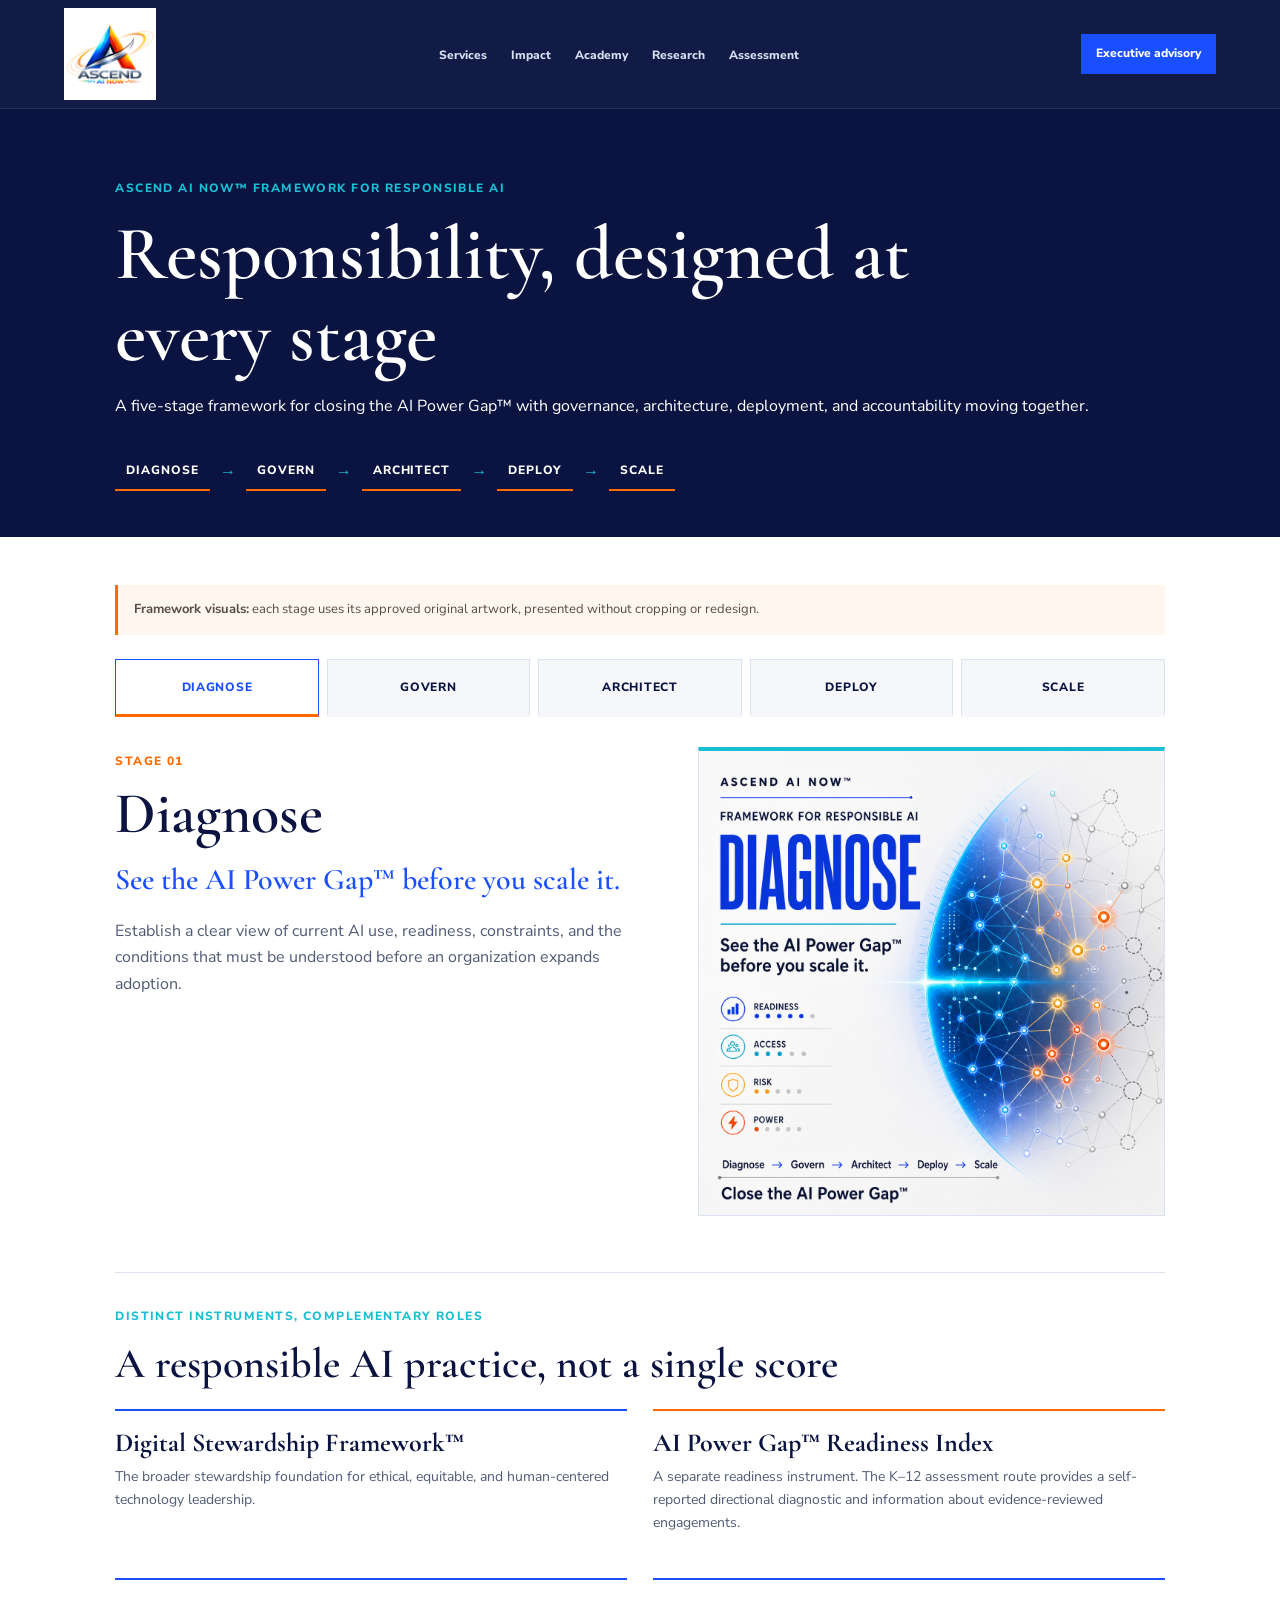
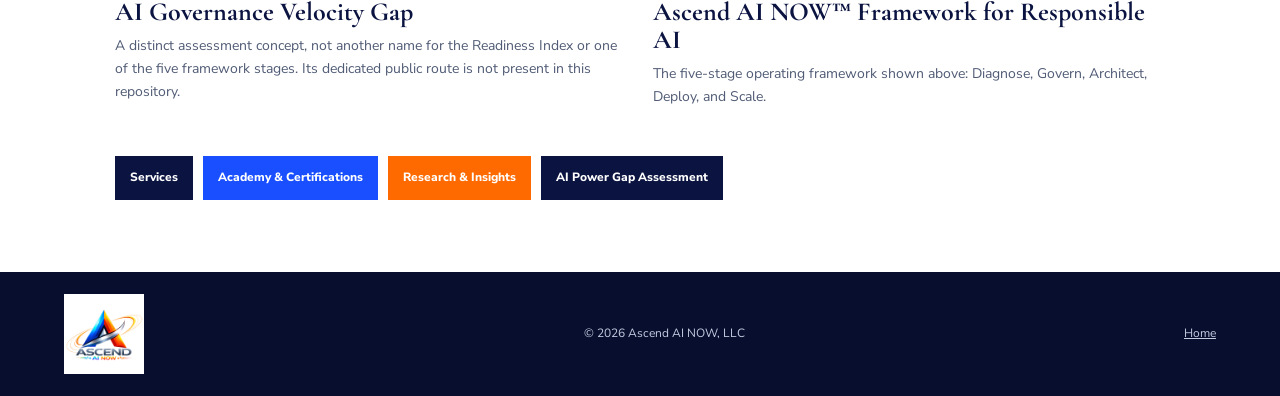
<file: framework/index.html>
<!doctype html>
<html lang="en">
<head>
  <meta charset="utf-8">
  <meta name="viewport" content="width=device-width, initial-scale=1">
  <title>Framework for Responsible AI | Ascend AI NOW</title>
  <meta name="description" content="Explore the five-stage Ascend AI NOW Framework for Responsible AI: Diagnose, Govern, Architect, Deploy, and Scale.">
  <link rel="preconnect" href="https://fonts.googleapis.com">
  <link rel="preconnect" href="https://fonts.gstatic.com" crossorigin>
  <link href="https://fonts.googleapis.com/css2?family=Cormorant+Garamond:wght@400;500;600;700&family=Nunito+Sans:wght@400;600;700;800&display=swap" rel="stylesheet">
  <style>
    :root{--navy:#0b1340;--blue:#1a4fff;--orange:#ff6a00;--cyan:#19bfd3;--white:#fff;--paper:#f5f7fb;--ink:#17213b;--muted:#64708c;--line:#dce3f0}
    *{box-sizing:border-box}
    html{scroll-behavior:smooth}
    body{margin:0;background:var(--white);color:var(--ink);font:400 16px/1.65 "Nunito Sans",sans-serif}
    a{color:inherit}
    .site-nav{position:sticky;top:0;z-index:5;display:flex;align-items:center;justify-content:space-between;gap:24px;padding:8px clamp(20px,5vw,72px);background:rgba(11,19,64,.97);border-bottom:1px solid rgba(255,255,255,.1)}
    .brand{display:flex;align-items:center;flex:none}
    .brand img{display:block;width:92px;height:92px;object-fit:contain;background:#fff}
    .nav-links{display:flex;align-items:center;gap:24px;list-style:none;margin:0;padding:0}
    .nav-links a{color:#d7def0;text-decoration:none;font-size:12px;font-weight:800}
    .nav-links a:hover,.nav-links a:focus-visible{color:#fff;text-decoration:underline;text-decoration-color:var(--orange);text-underline-offset:5px}
    .nav-menu-toggle{display:none;min-height:44px;padding:9px 12px;border:1px solid rgba(255,255,255,.5);background:transparent;color:#fff;font:800 12px "Nunito Sans",sans-serif;cursor:pointer}
    .nav-cta{padding:10px 15px;background:var(--blue);color:#fff;text-decoration:none;font-size:12px;font-weight:800;white-space:nowrap}
    .hero{padding:70px clamp(24px,9vw,136px) 46px;background:var(--navy);color:#fff}
    .eyebrow{margin:0 0 14px;color:var(--cyan);font-size:12px;font-weight:800;text-transform:uppercase;letter-spacing:.12em}
    h1,h2,h3{font-family:"Cormorant Garamond",serif;line-height:1.08}
    h1{max-width:820px;margin:0;color:#fff;font-size:76px;font-weight:600}
    .hero p:last-child{max-width:760px;margin:18px 0 0;color:#d8e0f4;font-size:18px}
    .sequence{display:flex;align-items:center;gap:10px;margin-top:34px;flex-wrap:wrap}
    .sequence span{padding:8px 11px;border-bottom:2px solid var(--orange);font-size:12px;font-weight:800;text-transform:uppercase;letter-spacing:.08em}
    .sequence b{color:var(--cyan);font-size:16px}
    main{padding:48px clamp(24px,9vw,136px) 72px}
    .source-note{margin:0 0 24px;padding:14px 16px;border-left:3px solid var(--orange);background:#fff6ef;color:#584c43;font-size:13px}
    .stage-tabs{display:grid;grid-template-columns:repeat(5,minmax(0,1fr));gap:8px;margin-bottom:30px}
    .stage-tab{min-height:58px;border:1px solid var(--line);border-bottom:3px solid transparent;background:var(--paper);color:var(--navy);font:800 12px "Nunito Sans",sans-serif;text-transform:uppercase;letter-spacing:.06em;cursor:pointer}
    .stage-tab[aria-selected="true"]{border-color:var(--blue);border-bottom-color:var(--orange);background:#fff;color:var(--blue)}
    .stage-tab:focus-visible{outline:3px solid var(--cyan);outline-offset:3px}
    .stage-panel{display:grid;grid-template-columns:minmax(0,1fr) minmax(280px,.9fr);gap:clamp(28px,5vw,68px);align-items:start}
    .stage-panel[hidden]{display:none}
    .stage-number{display:inline-block;margin-bottom:12px;color:var(--orange);font-size:12px;font-weight:800;text-transform:uppercase;letter-spacing:.12em}
    h2{margin:0;color:var(--navy);font-size:58px;font-weight:600}
    .stage-statement{max-width:660px;margin:16px 0 20px;color:var(--blue);font-family:"Cormorant Garamond",serif;font-size:30px;font-weight:600;line-height:1.2}
    .stage-description{max-width:680px;color:#505b75;font-size:16px}
    .visual-slot{position:relative;min-width:0;margin:0;overflow:hidden;background:var(--paper);border:1px solid var(--line);border-top:4px solid var(--cyan)}
    .stage-art{display:block;width:100%;height:auto}
    .hotspot{position:absolute;display:grid;width:42px;height:42px;place-items:center;padding:0;border:3px solid #fff;border-radius:50%;background:var(--blue);box-shadow:0 2px 12px rgba(11,19,64,.28);color:#fff;font:800 13px "Nunito Sans",sans-serif;cursor:pointer;transform:translate(-50%,-50%);transition:background .15s,transform .15s}
    .hotspot:hover,.hotspot[aria-pressed="true"]{background:var(--orange);transform:translate(-50%,-50%) scale(1.12)}
    .hotspot:focus-visible{z-index:1;outline:3px solid var(--cyan);outline-offset:3px}
    .hotspot-impact{left:63%;top:14%}
    .hotspot-people{left:83%;top:23%}
    .hotspot-trust{left:93%;top:46%}
    .hotspot-operations{left:63%;top:77%}
    .hotspot-governance{left:49%;top:24%}
    .visually-hidden{position:absolute;width:1px;height:1px;padding:0;margin:-1px;overflow:hidden;clip:rect(0,0,0,0);white-space:nowrap;border:0}
    .stage-panel-scale{grid-template-columns:minmax(0,.8fr) minmax(360px,1.2fr)}
    .scale-experience{grid-column:1/-1;margin-top:22px;padding-top:34px;border-top:1px solid var(--line)}
    .scale-heading{max-width:780px;margin-bottom:24px}
    .scale-heading .eyebrow{margin-bottom:8px;color:var(--blue)}
    .scale-heading h3{margin:0;color:var(--navy);font-size:42px;line-height:1.1}
    .scale-heading p:last-child{margin:12px 0 0;color:#505b75}
    .measurement-layout{display:grid;grid-template-columns:minmax(0,.95fr) minmax(0,1.05fr);gap:26px;align-items:start}
    .domain-picker{display:grid;gap:8px}
    .domain-button{display:grid;grid-template-columns:38px 1fr;gap:10px;align-items:center;width:100%;min-height:62px;padding:10px 12px;border:1px solid var(--line);background:#fff;color:var(--ink);text-align:left;cursor:pointer}
    .domain-button:hover,.domain-button[aria-pressed="true"]{border-color:var(--blue);background:#f4f7ff}
    .domain-number{display:grid;width:32px;height:32px;place-items:center;border-radius:50%;background:var(--navy);color:#fff;font-size:12px;font-weight:800}
    .domain-button[aria-pressed="true"] .domain-number{background:var(--orange)}
    .domain-button strong{display:block;color:var(--navy);font-size:13px}
    .domain-button span:last-child{display:block;color:var(--muted);font-size:11px;line-height:1.35}
    .impact-dashboard{padding:20px;background:var(--navy);color:#fff}
    .dashboard-head{display:flex;align-items:flex-start;justify-content:space-between;gap:12px;margin-bottom:14px}
    .dashboard-head h4{margin:0;color:#fff;font:600 25px/1.1 "Cormorant Garamond",serif}
    .dashboard-kicker{margin:0 0 5px;color:#72dcea;font-size:10px;font-weight:800;letter-spacing:.12em;text-transform:uppercase}
    .demo-label{flex:none;padding:5px 7px;border:1px solid rgba(255,255,255,.25);color:#d8e0f4;font-size:9px;font-weight:800;text-transform:uppercase;letter-spacing:.06em}
    .dashboard-domain{margin:0 0 12px;color:#d8e0f4;font-size:12px}
    .kpi-grid{display:grid;grid-template-columns:1fr 1fr;gap:10px}
    .kpi-card{min-width:0;padding:12px;background:rgba(255,255,255,.08)}
    .kpi-card span{display:block;min-height:34px;color:#d8e0f4;font-size:10px;line-height:1.35}
    .kpi-card strong{display:block;margin:4px 0 8px;color:#fff;font:600 31px/1 "Cormorant Garamond",serif}
    .kpi-card small{display:block;margin-top:7px;color:#b9c4df;font-size:9px;line-height:1.4}
    .metric-track{height:5px;overflow:hidden;background:rgba(255,255,255,.18)}
    .metric-track span{display:block;height:100%;background:var(--cyan);transition:width .2s}
    .kpi-card:nth-child(2) .metric-track span{background:var(--orange)}
    .dashboard-note{margin:14px 0 0;color:#b9c4df;font-size:10px;line-height:1.5}
    .measure-cta{display:flex;align-items:center;justify-content:space-between;gap:20px;margin-top:24px;padding:20px 22px;background:var(--paper)}
    .measure-cta p{margin:0;color:#505b75;font-size:13px}
    .measure-cta strong{display:block;margin-bottom:3px;color:var(--navy);font-size:15px}
    .measure-cta a{display:inline-flex;min-height:44px;flex:none;align-items:center;padding:10px 16px;background:var(--orange);color:#fff;text-decoration:none;font-size:12px;font-weight:800}
    .measure-cta a:hover{background:var(--blue)}
    .companion{margin-top:56px;padding-top:34px;border-top:1px solid var(--line)}
    .companion h2{font-size:42px}
    .companion-grid{display:grid;grid-template-columns:repeat(2,minmax(0,1fr));gap:26px;margin-top:22px}
    .framework-item{padding:18px 0;border-top:2px solid var(--blue)}
    .framework-item:nth-child(2){border-color:var(--orange)}
    .framework-item h3{margin:0 0 8px;color:var(--navy);font-size:26px}
    .framework-item p{margin:0;color:#505b75;font-size:14px}
    .next-links{display:flex;flex-wrap:wrap;gap:10px;margin-top:30px}
    .next-links a{display:inline-flex;min-height:44px;align-items:center;padding:10px 15px;background:var(--navy);color:#fff;text-decoration:none;font-size:12px;font-weight:800}
    .next-links a:nth-child(2){background:var(--blue)}
    .next-links a:nth-child(3){background:var(--orange)}
    .footer{display:flex;align-items:center;justify-content:space-between;gap:24px;padding:22px clamp(24px,5vw,72px);background:#080e2d;color:#c2cbe0;font-size:12px}
    .footer img{width:80px;height:80px;object-fit:contain;background:#fff}
    :focus-visible{outline:3px solid var(--cyan);outline-offset:3px}
    @media(max-width:1080px){.site-nav{flex-wrap:wrap;gap:8px 12px;padding-right:clamp(16px,5vw,32px);padding-left:clamp(16px,5vw,32px)}.brand{margin-right:auto}.brand img{width:72px;height:72px}.nav-menu-toggle{display:inline-flex;align-items:center;justify-content:center;order:1}.nav-cta{order:2;padding:9px 10px;font-size:11px}.nav-links{display:none;order:3;flex:0 0 100%;flex-direction:column;align-items:stretch;gap:0;margin:0;padding:0 0 8px}.nav-links.open{display:flex}.nav-links a{display:block;padding:10px 0;border-top:1px solid rgba(255,255,255,.16)}}
    @media(max-width:900px){.stage-panel-scale{grid-template-columns:minmax(0,1fr) minmax(0,1fr)}.measurement-layout{grid-template-columns:1fr}}
    @media(max-width:760px){.hero{padding-top:48px}h1{font-size:46px}h2{font-size:42px}.stage-statement{font-size:26px}.stage-tabs{grid-template-columns:1fr 1fr}.stage-tab:last-child{grid-column:1/-1}.stage-panel,.stage-panel-scale{grid-template-columns:1fr}.visual-slot{min-height:0}.hotspot{width:34px;height:34px;font-size:11px}.scale-heading h3{font-size:35px}.measure-cta{align-items:flex-start;flex-direction:column}.companion-grid{grid-template-columns:1fr}.footer{align-items:flex-start;flex-direction:column}}
  </style>
  <link rel="canonical" href="https://www.ascendainow.com/framework/">
</head>
<body>
  <nav class="site-nav" aria-label="Primary navigation">
    <a class="brand" href="../index.html" aria-label="Ascend AI NOW home"><img src="../assets/branding/ascend-ai-now-logo-official.png" alt="Ascend AI NOW"></a>
    <ul class="nav-links" id="primaryNavLinks">
      <li><a href="../index.html#services">Services</a></li>
      <li><a href="../impact/">Impact</a></li>
      <li><a href="../impact/#academy">Academy</a></li>
      <li><a href="../research/">Research</a></li>
      <li><a href="../k12assessment/">Assessment</a></li>
    </ul>
    <button class="nav-menu-toggle" id="navMenuToggle" type="button" aria-controls="primaryNavLinks" aria-expanded="false">Menu</button>
    <a class="nav-cta" href="mailto:info@AscendAINOW.com?subject=Responsible%20AI%20advisory">Executive advisory</a>
  </nav>

  <header class="hero">
    <p class="eyebrow">Ascend AI NOW&trade; Framework for Responsible AI</p>
    <h1>Responsibility, designed at every stage</h1>
    <p>A five-stage framework for closing the AI Power Gap&trade; with governance, architecture, deployment, and accountability moving together.</p>
    <div class="sequence" aria-label="Framework sequence: Diagnose, Govern, Architect, Deploy, Scale">
      <span>Diagnose</span><b aria-hidden="true">→</b><span>Govern</span><b aria-hidden="true">→</b><span>Architect</span><b aria-hidden="true">→</b><span>Deploy</span><b aria-hidden="true">→</b><span>Scale</span>
    </div>
  </header>

  <main>
    <p class="source-note"><strong>Framework visuals:</strong> each stage uses its approved original artwork, presented without cropping or redesign.</p>

    <div class="stage-tabs" role="tablist" aria-label="Framework stages" aria-orientation="horizontal">
      <button class="stage-tab" id="tab-diagnose" type="button" role="tab" aria-selected="true" aria-controls="panel-diagnose" tabindex="0">Diagnose</button>
      <button class="stage-tab" id="tab-govern" type="button" role="tab" aria-selected="false" aria-controls="panel-govern" tabindex="-1">Govern</button>
      <button class="stage-tab" id="tab-architect" type="button" role="tab" aria-selected="false" aria-controls="panel-architect" tabindex="-1">Architect</button>
      <button class="stage-tab" id="tab-deploy" type="button" role="tab" aria-selected="false" aria-controls="panel-deploy" tabindex="-1">Deploy</button>
      <button class="stage-tab" id="tab-scale" type="button" role="tab" aria-selected="false" aria-controls="panel-scale" tabindex="-1">Scale</button>
    </div>

    <section class="stage-panel" id="panel-diagnose" role="tabpanel" aria-labelledby="tab-diagnose" tabindex="0">
      <div><span class="stage-number">Stage 01</span><h2>Diagnose</h2><p class="stage-statement">See the AI Power Gap&trade; before you scale it.</p><p class="stage-description">Establish a clear view of current AI use, readiness, constraints, and the conditions that must be understood before an organization expands adoption.</p></div>
      <figure class="visual-slot"><img class="stage-art" src="../assets/framework/diagnose.png" alt="Diagnose: See the AI Power Gap before you scale it. The original artwork maps readiness, access, risk, and power across a network."></figure>
    </section>
    <section class="stage-panel" id="panel-govern" role="tabpanel" aria-labelledby="tab-govern" tabindex="0" hidden>
      <div><span class="stage-number">Stage 02</span><h2>Govern</h2><p class="stage-statement">Define authority. Build accountability. Include affected voices.</p><p class="stage-description">The Ascend AI Governance Compass centers decision rights, oversight, accountability, and participation by people affected by AI-enabled decisions.</p></div>
      <figure class="visual-slot"><img class="stage-art" src="../assets/framework/govern.png" alt="Govern: Define authority, build accountability, and include affected voices. The Governance Compass connects human, policy, data, and technology responsibilities."></figure>
    </section>
    <section class="stage-panel" id="panel-architect" role="tabpanel" aria-labelledby="tab-architect" tabindex="0" hidden>
      <div><span class="stage-number">Stage 03</span><h2>Architect</h2><p class="stage-statement">Design responsibility into every layer.</p><p class="stage-description">Shape data, platforms, integrations, controls, and human workflows so responsibility is considered in the system design rather than added as an afterthought.</p></div>
      <figure class="visual-slot"><img class="stage-art" src="../assets/framework/architect.png" alt="Architect: Design responsibility into every layer, from data foundations and privacy to human oversight and accountable outcomes."></figure>
    </section>
    <section class="stage-panel" id="panel-deploy" role="tabpanel" aria-labelledby="tab-deploy" tabindex="0" hidden>
      <div><span class="stage-number">Stage 04</span><h2>Deploy</h2><p class="stage-statement">Create agency, not just access.</p><p class="stage-description">Prepare people to use AI with informed choice, relevant skills, appropriate human oversight, and clear routes to question or escalate a result.</p></div>
      <figure class="visual-slot"><img class="stage-art" src="../assets/framework/deploy.png" alt="Deploy: Create agency, not just access. The original artwork connects AI literacy, public services, healthcare, nonprofits, business, education, human judgment, audit, and feedback."></figure>
    </section>
    <section class="stage-panel stage-panel-scale" id="panel-scale" role="tabpanel" aria-labelledby="tab-scale" tabindex="0" hidden>
      <div><span class="stage-number">Stage 05</span><h2>Scale</h2><p class="stage-statement">Do not scale AI faster than accountability.</p><p class="stage-description">Expand only as oversight, monitoring, response capabilities, and evidence keep pace with the system's reach and impact.</p></div>
      <figure class="visual-slot scale-visual" aria-label="Scale framework artwork with five interactive measurement hotspots">
        <img class="stage-art" src="../assets/framework/scale.png" alt="Scale: Do not scale AI faster than accountability. The original artwork highlights measurable impact, continuous monitoring, inclusive innovation, trusted outcomes, auditability, sustained value, operational excellence, secure design, fairness, and governance.">
        <button class="hotspot hotspot-impact" type="button" data-domain="outcomes" aria-label="Explore Outcomes and value" aria-pressed="true" aria-controls="impact-dashboard">1</button>
        <button class="hotspot hotspot-people" type="button" data-domain="people" aria-label="Explore People and equity" aria-pressed="false" aria-controls="impact-dashboard">2</button>
        <button class="hotspot hotspot-trust" type="button" data-domain="trust" aria-label="Explore Trust and assurance" aria-pressed="false" aria-controls="impact-dashboard">3</button>
        <button class="hotspot hotspot-operations" type="button" data-domain="operations" aria-label="Explore Operations and adoption" aria-pressed="false" aria-controls="impact-dashboard">4</button>
        <button class="hotspot hotspot-governance" type="button" data-domain="governance" aria-label="Explore Governance and risk" aria-pressed="false" aria-controls="impact-dashboard">5</button>
      </figure>

      <section class="scale-experience" id="scale-measurement" aria-labelledby="scale-measurement-title">
        <div class="scale-heading">
          <p class="eyebrow">Scale &rarr; Measurable Impact</p>
          <h3 id="scale-measurement-title">Make impact visible. Keep accountability measurable.</h3>
          <p>Choose a measurement domain to explore example executive indicators. The framework graphic hotspots and domain controls update the same dashboard demonstration.</p>
        </div>
        <div class="measurement-layout">
          <div class="domain-picker" role="group" aria-label="Five AI measurement domains">
            <button class="domain-button" type="button" data-domain="outcomes" aria-pressed="true" aria-controls="impact-dashboard"><span class="domain-number">01</span><span><strong>Outcomes &amp; value</strong><span>Measurable impact &middot; sustained value</span></span></button>
            <button class="domain-button" type="button" data-domain="governance" aria-pressed="false" aria-controls="impact-dashboard"><span class="domain-number">02</span><span><strong>Governance &amp; risk</strong><span>Ownership &middot; guardrails &middot; tested controls</span></span></button>
            <button class="domain-button" type="button" data-domain="people" aria-pressed="false" aria-controls="impact-dashboard"><span class="domain-number">03</span><span><strong>People &amp; equity</strong><span>AI literacy &middot; inclusion &middot; fairness</span></span></button>
            <button class="domain-button" type="button" data-domain="operations" aria-pressed="false" aria-controls="impact-dashboard"><span class="domain-number">04</span><span><strong>Operations &amp; adoption</strong><span>Workflow performance &middot; adoption &middot; monitoring</span></span></button>
            <button class="domain-button" type="button" data-domain="trust" aria-pressed="false" aria-controls="impact-dashboard"><span class="domain-number">05</span><span><strong>Trust &amp; assurance</strong><span>Transparency &middot; auditability &middot; secure use</span></span></button>
          </div>

          <section class="impact-dashboard" id="impact-dashboard" aria-labelledby="impact-dashboard-title" aria-live="polite">
            <div class="dashboard-head">
              <div><p class="dashboard-kicker">Executive dashboard &middot; demonstration</p><h4 id="impact-dashboard-title">Measure what matters</h4></div>
              <span class="demo-label">Illustrative sample</span>
            </div>
            <p class="dashboard-domain" id="dashboard-domain">Outcomes &amp; value</p>
            <div class="kpi-grid">
              <article class="kpi-card"><span id="metric-primary-label">Priority outcomes on track</span><strong id="metric-primary-value">76%</strong><div class="metric-track" aria-hidden="true"><span id="metric-primary-track" style="width:76%"></span></div><small id="metric-primary-context">Illustrative target: 80%</small></article>
              <article class="kpi-card"><span id="metric-secondary-label">Staff time recovered</span><strong id="metric-secondary-value">+18%</strong><div class="metric-track" aria-hidden="true"><span id="metric-secondary-track" style="width:72%"></span></div><small id="metric-secondary-context">Illustrative target: +25%</small></article>
            </div>
            <p class="dashboard-note">All values are fictional demonstration data, not client results, benchmarks, forecasts, or promised outcomes. Set organizational baselines, targets, owners, and review cadence before using measures for decisions.</p>
          </section>
        </div>
        <div class="measure-cta">
          <p><strong>Ready to measure AI impact?</strong>Align outcomes, baselines, controls, and executive reporting around your organization's priorities.</p>
          <a href="mailto:info@AscendAINOW.com?subject=Measure%20AI%20Impact%20consultation">Measure AI Impact</a>
        </div>
      </section>
    </section>

    <section class="companion" aria-labelledby="frameworks-title">
      <p class="eyebrow">Distinct instruments, complementary roles</p>
      <h2 id="frameworks-title">A responsible AI practice, not a single score</h2>
      <div class="companion-grid">
        <article class="framework-item"><h3>Digital Stewardship Framework&trade;</h3><p>The broader stewardship foundation for ethical, equitable, and human-centered technology leadership.</p></article>
        <article class="framework-item"><h3>AI Power Gap&trade; Readiness Index</h3><p>A separate readiness instrument. The K–12 assessment route provides a self-reported directional diagnostic and information about evidence-reviewed engagements.</p></article>
        <article class="framework-item"><h3>AI Governance Velocity Gap</h3><p>A distinct assessment concept, not another name for the Readiness Index or one of the five framework stages. Its dedicated public route is not present in this repository.</p></article>
        <article class="framework-item"><h3>Ascend AI NOW&trade; Framework for Responsible AI</h3><p>The five-stage operating framework shown above: Diagnose, Govern, Architect, Deploy, and Scale.</p></article>
      </div>
      <nav class="next-links" aria-label="Related destinations">
        <a href="../index.html#services">Services</a>
        <a href="../impact/#academy">Academy &amp; Certifications</a>
        <a href="../research/">Research &amp; Insights</a>
        <a href="../k12assessment/">AI Power Gap Assessment</a>
      </nav>
    </section>
  </main>

  <footer class="footer">
    <a class="brand" href="../index.html" aria-label="Ascend AI NOW home"><img src="../assets/branding/ascend-ai-now-logo-official.png" alt="Ascend AI NOW"></a>
    <span>© 2026 Ascend AI NOW, LLC</span>
    <a href="../index.html">Home</a>
  </footer>

  <script>
    (function(){
      var tabs=Array.prototype.slice.call(document.querySelectorAll('[role="tab"]'));
      var panels=Array.prototype.slice.call(document.querySelectorAll('[role="tabpanel"]'));
      var navToggle=document.getElementById('navMenuToggle');
      var primaryNavLinks=document.getElementById('primaryNavLinks');
      function closeNav(restoreFocus){
        navToggle.setAttribute('aria-expanded','false');
        primaryNavLinks.classList.remove('open');
        if(restoreFocus)navToggle.focus();
      }
      navToggle.addEventListener('click',function(){
        var isOpen=navToggle.getAttribute('aria-expanded')==='true';
        navToggle.setAttribute('aria-expanded',String(!isOpen));
        primaryNavLinks.classList.toggle('open',!isOpen);
      });
      primaryNavLinks.addEventListener('click',function(event){
        if(event.target.closest('a'))closeNav(false);
      });
      document.addEventListener('keydown',function(event){
        if(event.key==='Escape'&&navToggle.getAttribute('aria-expanded')==='true')closeNav(true);
      });
      function activate(index,moveFocus){
        tabs.forEach(function(tab,i){var selected=i===index;tab.setAttribute('aria-selected',String(selected));tab.tabIndex=selected?0:-1;panels[i].hidden=!selected;});
        if(moveFocus)tabs[index].focus();
      }
      tabs.forEach(function(tab,index){
        tab.addEventListener('click',function(){activate(index,false);});
        tab.addEventListener('keydown',function(event){
          var next=index;
          if(event.key==='ArrowRight')next=(index+1)%tabs.length;
          else if(event.key==='ArrowLeft')next=(index+tabs.length-1)%tabs.length;
          else if(event.key==='Home')next=0;
          else if(event.key==='End')next=tabs.length-1;
          else return;
          event.preventDefault();activate(next,true);
        });
      });
      var domainData={
        outcomes:{label:'Outcomes & value',primaryLabel:'Priority outcomes on track',primaryValue:'76%',primaryProgress:76,primaryContext:'Illustrative target: 80%',secondaryLabel:'Staff time recovered',secondaryValue:'+18%',secondaryProgress:72,secondaryContext:'Illustrative target: +25%'},
        governance:{label:'Governance & risk',primaryLabel:'High-impact uses with an accountable owner',primaryValue:'92%',primaryProgress:92,primaryContext:'Illustrative target: 100%',secondaryLabel:'Priority controls tested this quarter',secondaryValue:'84%',secondaryProgress:84,secondaryContext:'Illustrative target: 90%'},
        people:{label:'People & equity',primaryLabel:'Teams completing role-based AI learning',primaryValue:'68%',primaryProgress:68,primaryContext:'Illustrative target: 80%',secondaryLabel:'Access parity across participating groups',secondaryValue:'92%',secondaryProgress:92,secondaryContext:'Illustrative target: 95%'},
        operations:{label:'Operations & adoption',primaryLabel:'Intended users active each month',primaryValue:'71%',primaryProgress:71,primaryContext:'Illustrative target: 80%',secondaryLabel:'Priority workflow cycle-time improvement',secondaryValue:'+22%',secondaryProgress:88,secondaryContext:'Illustrative target: +25%'},
        trust:{label:'Trust & assurance',primaryLabel:'High-impact decisions with traceable records',primaryValue:'96%',primaryProgress:96,primaryContext:'Illustrative target: 100%',secondaryLabel:'Reported issues resolved within service target',secondaryValue:'89%',secondaryProgress:89,secondaryContext:'Illustrative target: 95%'}
      };
      var domainControls=Array.prototype.slice.call(document.querySelectorAll('[data-domain]'));
      function selectDomain(key){
        var data=domainData[key];
        if(!data)return;
        domainControls.forEach(function(control){control.setAttribute('aria-pressed',String(control.getAttribute('data-domain')===key));});
        document.getElementById('dashboard-domain').textContent=data.label;
        document.getElementById('metric-primary-label').textContent=data.primaryLabel;
        document.getElementById('metric-primary-value').textContent=data.primaryValue;
        document.getElementById('metric-primary-context').textContent=data.primaryContext;
        document.getElementById('metric-primary-track').style.width=data.primaryProgress+'%';
        document.getElementById('metric-secondary-label').textContent=data.secondaryLabel;
        document.getElementById('metric-secondary-value').textContent=data.secondaryValue;
        document.getElementById('metric-secondary-context').textContent=data.secondaryContext;
        document.getElementById('metric-secondary-track').style.width=data.secondaryProgress+'%';
      }
      domainControls.forEach(function(control){
        control.addEventListener('click',function(){selectDomain(control.getAttribute('data-domain'));});
      });
    })();
  </script>
</body>
</html>
</file>
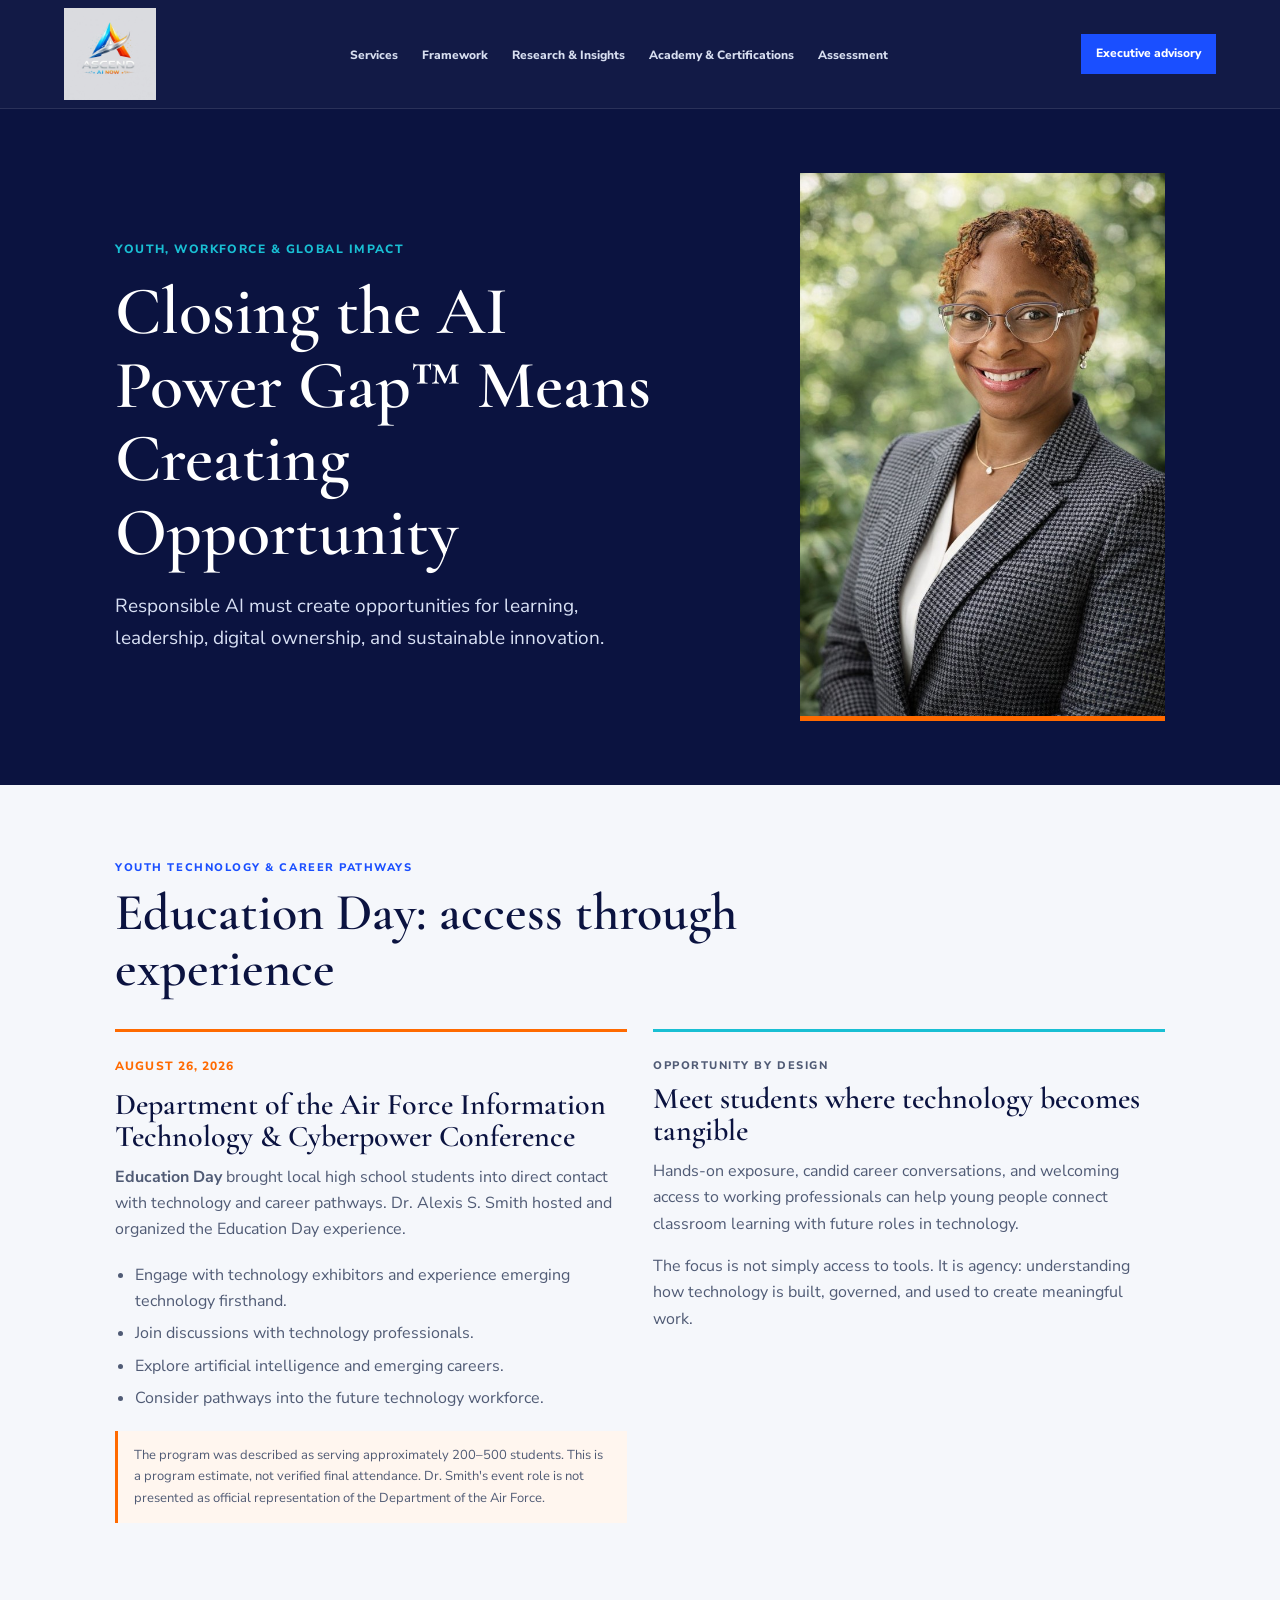
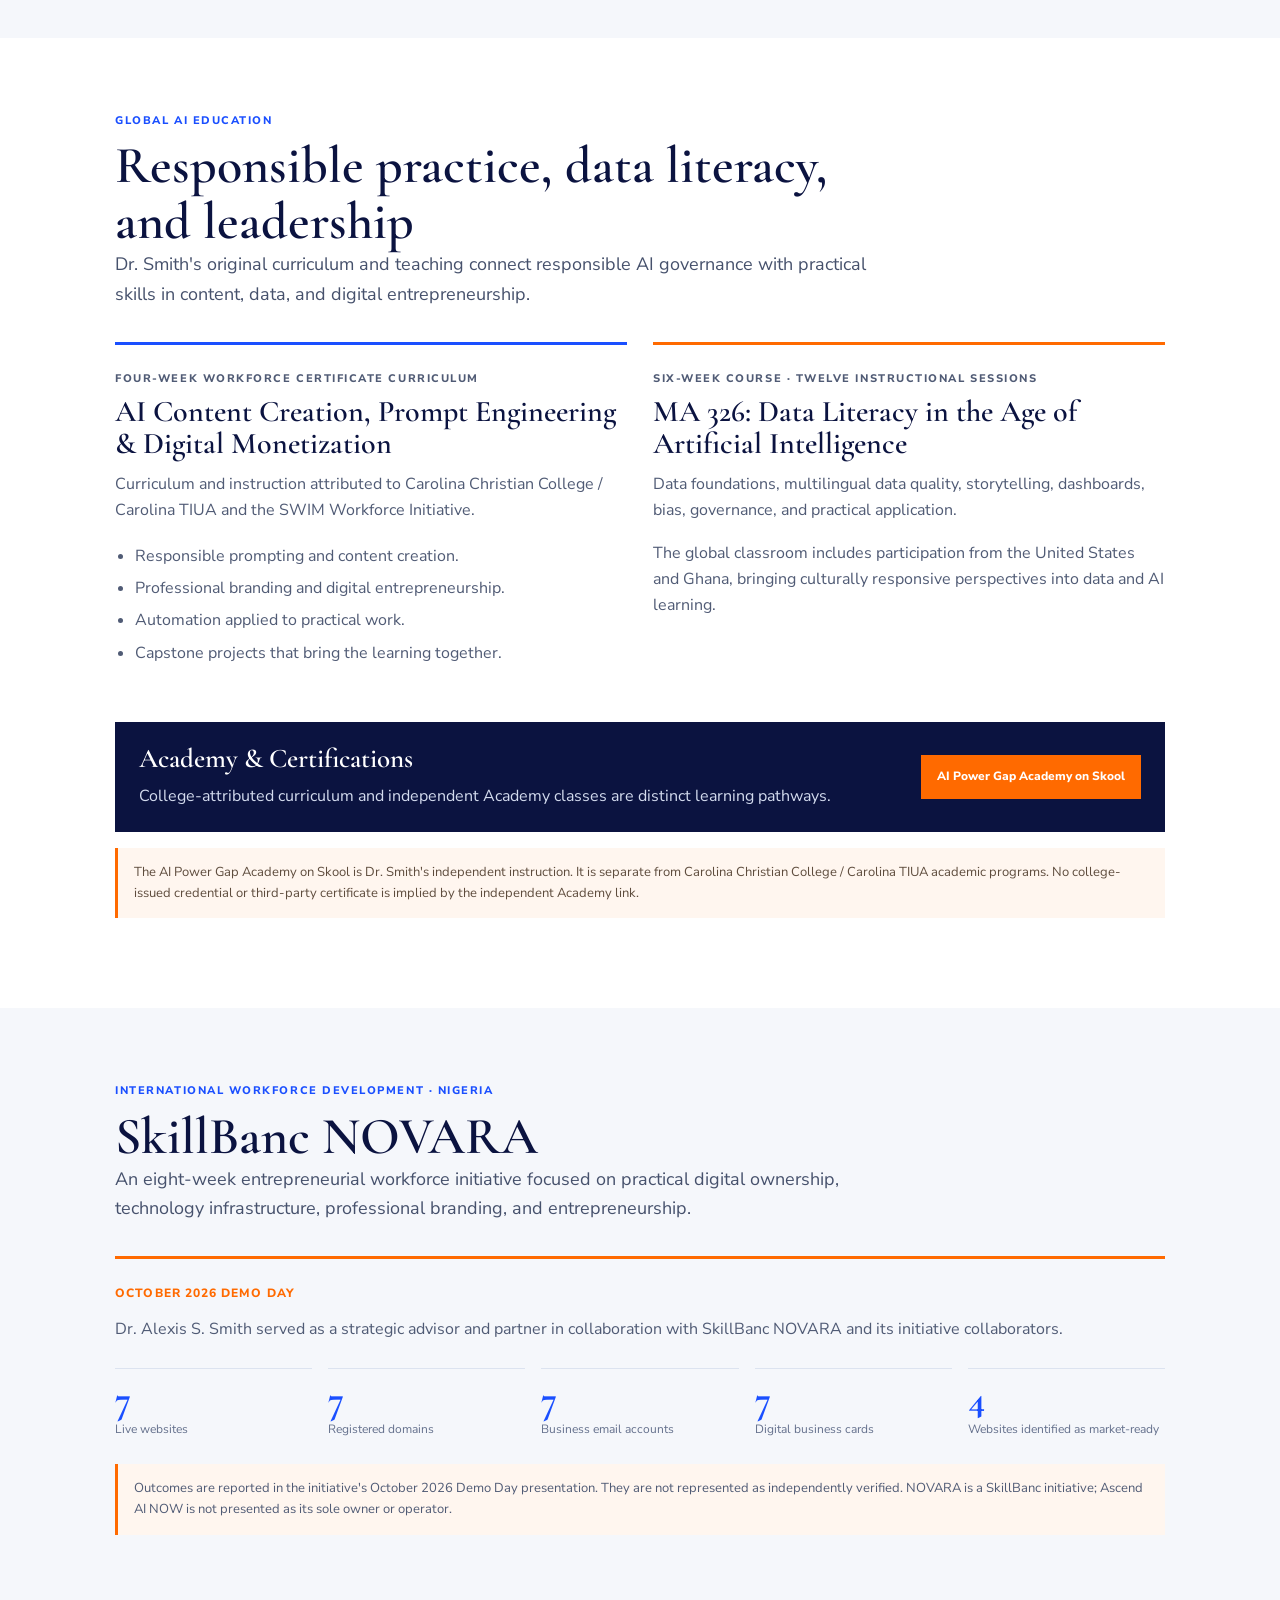
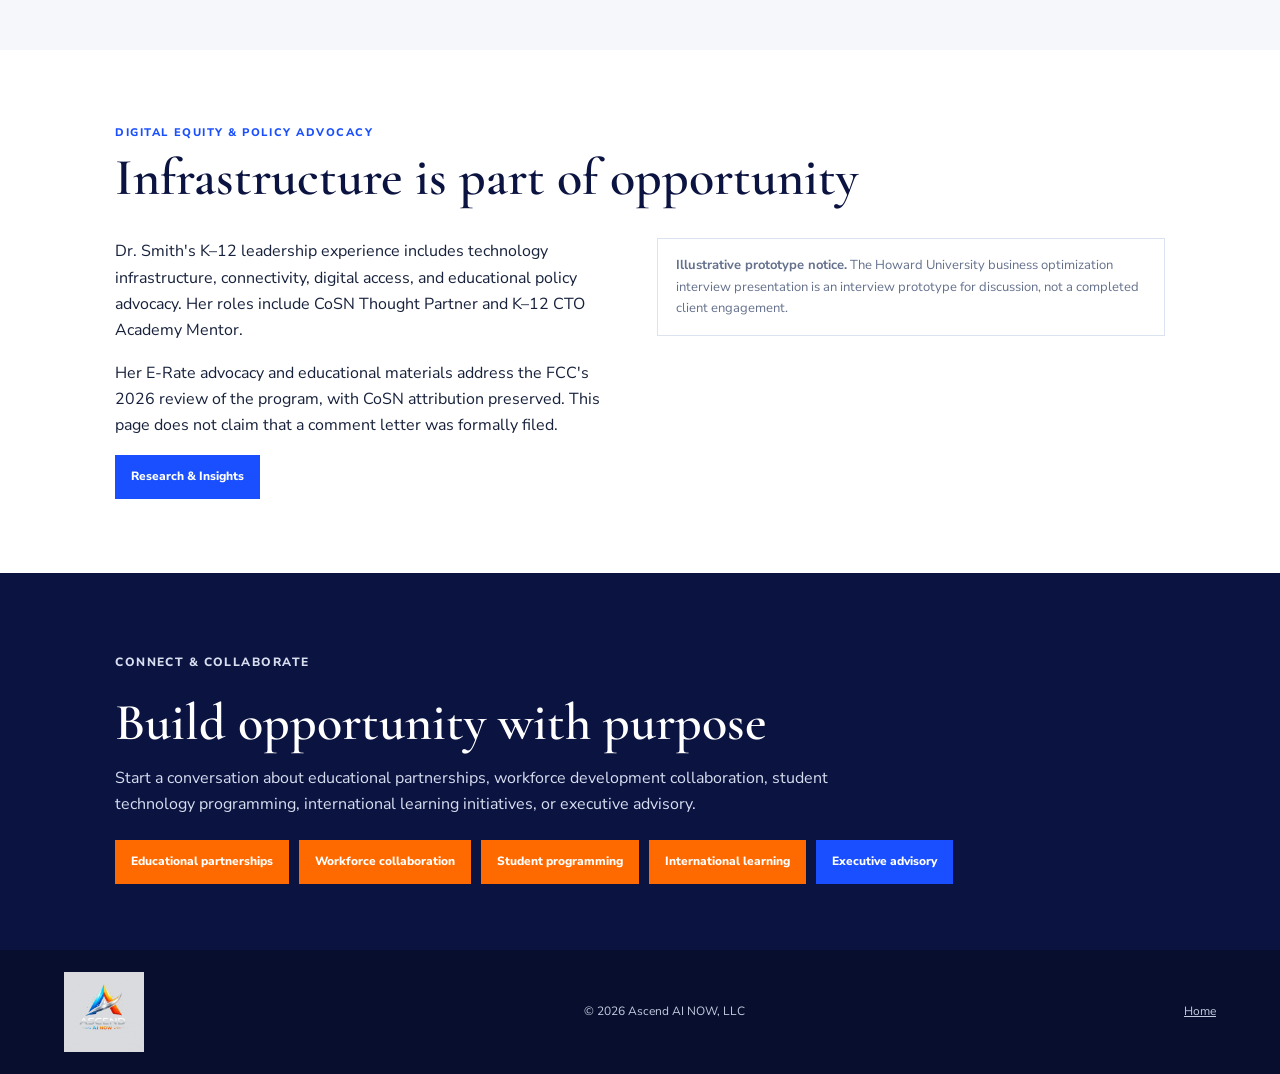
<file: impact/index.html>
<!doctype html>
<html lang="en">
<head>
  <meta charset="utf-8">
  <meta name="viewport" content="width=device-width, initial-scale=1">
  <title>Youth, Workforce &amp; Global Impact | Ascend AI NOW</title>
  <meta name="description" content="Explore Ascend AI NOW's youth technology, responsible AI education, workforce development, digital equity, and international impact work.">
  <link rel="preconnect" href="https://fonts.googleapis.com">
  <link rel="preconnect" href="https://fonts.gstatic.com" crossorigin>
  <link href="https://fonts.googleapis.com/css2?family=Cormorant+Garamond:wght@400;500;600;700&family=Nunito+Sans:wght@400;600;700;800&display=swap" rel="stylesheet">
  <style>
    :root{--navy:#0b1340;--blue:#1a4fff;--orange:#ff6a00;--cyan:#19bfd3;--white:#fff;--paper:#f5f7fb;--ink:#17213b;--muted:#64708c;--line:#dce3f0}
    *{box-sizing:border-box}
    html{scroll-behavior:smooth}
    body{margin:0;background:var(--white);color:var(--ink);font:400 16px/1.65 "Nunito Sans",sans-serif}
    a{color:inherit}
    .site-nav{position:sticky;top:0;z-index:5;display:flex;align-items:center;justify-content:space-between;gap:24px;padding:8px clamp(20px,5vw,72px);background:rgba(11,19,64,.97);border-bottom:1px solid rgba(255,255,255,.1)}
    .brand{display:flex;align-items:center;flex:none}
    .brand img{display:block;width:92px;height:92px;object-fit:contain;background:#fff}
    .nav-links{display:flex;align-items:center;gap:24px;list-style:none;margin:0;padding:0}
    .nav-links a{color:#d7def0;text-decoration:none;font-size:12px;font-weight:800}
    .nav-links a:hover,.nav-links a:focus-visible{color:#fff;text-decoration:underline;text-decoration-color:var(--orange);text-underline-offset:5px}
    .nav-menu-toggle{display:none;min-height:44px;padding:9px 12px;border:1px solid rgba(255,255,255,.5);background:transparent;color:#fff;font:800 12px "Nunito Sans",sans-serif;cursor:pointer}
    .nav-cta{padding:10px 15px;background:var(--blue);color:#fff;text-decoration:none;font-size:12px;font-weight:800;white-space:nowrap}
    .hero{display:grid;grid-template-columns:minmax(0,1.05fr) minmax(280px,.75fr);gap:clamp(32px,7vw,100px);align-items:center;min-height:520px;padding:64px clamp(24px,9vw,136px);background:var(--navy);color:#fff}
    .eyebrow{margin:0 0 16px;color:var(--cyan);font-size:12px;font-weight:800;text-transform:uppercase;letter-spacing:.12em}
    h1,h2,h3{font-family:"Cormorant Garamond",serif;line-height:1.08}
    h1{max-width:760px;margin:0;font-size:68px;font-weight:600}
    .hero-copy{max-width:620px;margin:22px 0 0;color:#d8e0f4;font-size:19px}
    .hero-image{width:100%;max-width:365px;aspect-ratio:2/3;object-fit:cover;object-position:center 12%;justify-self:end;border-bottom:5px solid var(--orange)}
    .section{padding:74px clamp(24px,9vw,136px)}
    .section:nth-of-type(odd){background:var(--paper)}
    .section-head{max-width:800px;margin-bottom:32px}
    .section-label{margin:0 0 8px;color:var(--blue);font-size:11px;font-weight:800;text-transform:uppercase;letter-spacing:.14em}
    h2{margin:0;color:var(--navy);font-size:52px;font-weight:600}
    h3{margin:0 0 10px;color:var(--navy);font-size:30px;font-weight:600}
    p{margin:0 0 16px}
    .lead{max-width:760px;color:#46516c;font-size:18px}
    .feature-grid{display:grid;grid-template-columns:repeat(2,minmax(0,1fr));gap:26px}
    .feature{min-width:0;padding:25px 0;border-top:3px solid var(--blue)}
    .feature.accent{border-color:var(--orange)}
    .feature.cyan{border-color:var(--cyan)}
    .feature p,.feature li{color:#505b75}
    .feature ul{margin:14px 0 0;padding-left:20px}
    .feature li{padding:3px 0}
    .date{display:block;margin:0 0 12px;color:var(--orange);font-size:12px;font-weight:800;text-transform:uppercase;letter-spacing:.09em}
    .notice{margin-top:16px;padding:14px 16px;border-left:3px solid var(--orange);background:#fff6ef;color:#5e4c3d;font-size:13px}
    .metric-list{display:grid;grid-template-columns:repeat(5,minmax(0,1fr));gap:16px;margin:26px 0}
    .metric{padding-top:10px;border-top:1px solid var(--line)}
    .metric b{display:block;color:var(--blue);font-family:"Cormorant Garamond",serif;font-size:38px;line-height:1.1}
    .metric span{display:block;color:var(--muted);font-size:12px;line-height:1.4}
    .subhead{margin-top:34px}
    .academy-callout{display:flex;align-items:center;justify-content:space-between;gap:24px;margin-top:28px;padding:22px 24px;background:var(--navy);color:#fff}
    .academy-callout h3{color:#fff;font-size:27px}
    .academy-callout p{margin:0;color:#d3dbee}
    .button{display:inline-flex;align-items:center;justify-content:center;min-height:44px;padding:10px 16px;background:var(--orange);color:#fff;text-decoration:none;font-size:12px;font-weight:800;white-space:nowrap}
    .button.blue{background:var(--blue)}
    .policy-band{display:grid;grid-template-columns:1fr 1fr;gap:34px;align-items:start}
    .prototype-note{padding:16px 18px;border:1px solid var(--line);color:var(--muted);font-size:13px}
    .cta-band{padding:66px clamp(24px,9vw,136px);background:var(--navy);color:#fff}
    .cta-band h2{color:#fff}
    .cta-band p{max-width:720px;margin:14px 0 22px;color:#d7def0}
    .cta-links{display:flex;flex-wrap:wrap;gap:10px}
    .footer{display:flex;align-items:center;justify-content:space-between;gap:24px;padding:22px clamp(24px,5vw,72px);background:#080e2d;color:#c2cbe0;font-size:12px}
    .footer img{width:80px;height:80px;object-fit:contain;background:#fff}
    :focus-visible{outline:3px solid var(--cyan);outline-offset:3px}
    @media(max-width:1020px){.site-nav{flex-wrap:wrap;gap:8px 12px;padding-right:clamp(16px,5vw,32px);padding-left:clamp(16px,5vw,32px)}.brand{margin-right:auto}.brand img{width:72px;height:72px}.nav-menu-toggle{display:inline-flex;align-items:center;justify-content:center;order:1}.nav-cta{order:2;padding:9px 10px;font-size:11px}.nav-links{display:none;order:3;flex:0 0 100%;flex-direction:column;align-items:stretch;gap:0;margin:0;padding:0 0 8px}.nav-links.open{display:flex}.nav-links a{display:block;padding:10px 0;border-top:1px solid rgba(255,255,255,.16)}.hero{padding-top:48px}.metric-list{grid-template-columns:repeat(3,minmax(0,1fr))}}
    @media(max-width:720px){.hero{grid-template-columns:1fr;min-height:0;padding-top:44px}.hero-image{justify-self:start;width:min(70%,300px)}h1{font-size:46px}h2{font-size:38px}.section{padding-top:54px;padding-bottom:54px}.feature-grid,.policy-band{grid-template-columns:1fr}.metric-list{grid-template-columns:repeat(2,minmax(0,1fr))}.academy-callout,.footer{align-items:flex-start;flex-direction:column}}
  </style>
  <link rel="canonical" href="https://www.ascendainow.com/impact/">
</head>
<body>
  <nav class="site-nav" aria-label="Primary navigation">
    <a class="brand" href="../index.html" aria-label="Ascend AI NOW home"><img src="../assets/ascend-ai-now-logo.png" alt="Ascend AI NOW"></a>
    <ul class="nav-links" id="primaryNavLinks">
      <li><a href="../index.html#services">Services</a></li>
      <li><a href="../framework/">Framework</a></li>
      <li><a href="../research/">Research &amp; Insights</a></li>
      <li><a href="#academy">Academy &amp; Certifications</a></li>
      <li><a href="../k12assessment/">Assessment</a></li>
    </ul>
    <button class="nav-menu-toggle" id="navMenuToggle" type="button" aria-controls="primaryNavLinks" aria-expanded="false">Menu</button>
    <a class="nav-cta" href="mailto:info@AscendAINOW.com?subject=Executive%20advisory%20inquiry">Executive advisory</a>
  </nav>

  <main>
    <header class="hero">
      <div>
        <p class="eyebrow">Youth, Workforce &amp; Global Impact</p>
        <h1>Closing the AI Power Gap&trade; Means Creating Opportunity</h1>
        <p class="hero-copy">Responsible AI must create opportunities for learning, leadership, digital ownership, and sustainable innovation.</p>
      </div>
      <img class="hero-image" src="../assets/founder-portrait.jpg" alt="Dr. Alexis S. Smith, Founder and CEO of Ascend AI NOW">
    </header>

    <section class="section" id="youth">
      <div class="section-head">
        <p class="section-label">Youth technology &amp; career pathways</p>
        <h2>Education Day: access through experience</h2>
      </div>
      <div class="feature-grid">
        <article class="feature accent">
          <time class="date" datetime="2026-08-26">August 26, 2026</time>
          <h3>Department of the Air Force Information Technology &amp; Cyberpower Conference</h3>
          <p><strong>Education Day</strong> brought local high school students into direct contact with technology and career pathways. Dr. Alexis S. Smith hosted and organized the Education Day experience.</p>
          <ul>
            <li>Engage with technology exhibitors and experience emerging technology firsthand.</li>
            <li>Join discussions with technology professionals.</li>
            <li>Explore artificial intelligence and emerging careers.</li>
            <li>Consider pathways into the future technology workforce.</li>
          </ul>
          <p class="notice">The program was described as serving approximately 200–500 students. This is a program estimate, not verified final attendance. Dr. Smith's event role is not presented as official representation of the Department of the Air Force.</p>
        </article>
        <article class="feature cyan">
          <p class="section-label">Opportunity by design</p>
          <h3>Meet students where technology becomes tangible</h3>
          <p>Hands-on exposure, candid career conversations, and welcoming access to working professionals can help young people connect classroom learning with future roles in technology.</p>
          <p>The focus is not simply access to tools. It is agency: understanding how technology is built, governed, and used to create meaningful work.</p>
        </article>
      </div>
    </section>

    <section class="section" id="global-education">
      <div class="section-head">
        <p class="section-label">Global AI education</p>
        <h2>Responsible practice, data literacy, and leadership</h2>
        <p class="lead">Dr. Smith's original curriculum and teaching connect responsible AI governance with practical skills in content, data, and digital entrepreneurship.</p>
      </div>
      <div class="feature-grid">
        <article class="feature">
          <p class="section-label">Four-week workforce certificate curriculum</p>
          <h3>AI Content Creation, Prompt Engineering &amp; Digital Monetization</h3>
          <p>Curriculum and instruction attributed to Carolina Christian College / Carolina TIUA and the SWIM Workforce Initiative.</p>
          <ul>
            <li>Responsible prompting and content creation.</li>
            <li>Professional branding and digital entrepreneurship.</li>
            <li>Automation applied to practical work.</li>
            <li>Capstone projects that bring the learning together.</li>
          </ul>
        </article>
        <article class="feature accent">
          <p class="section-label">Six-week course &middot; Twelve instructional sessions</p>
          <h3>MA 326: Data Literacy in the Age of Artificial Intelligence</h3>
          <p>Data foundations, multilingual data quality, storytelling, dashboards, bias, governance, and practical application.</p>
          <p>The global classroom includes participation from the United States and Ghana, bringing culturally responsive perspectives into data and AI learning.</p>
        </article>
      </div>
      <div class="academy-callout" id="academy">
        <div>
          <h3>Academy &amp; Certifications</h3>
          <p>College-attributed curriculum and independent Academy classes are distinct learning pathways.</p>
        </div>
        <a class="button" href="https://www.skool.com/ai-power-gap" target="_blank" rel="noopener">AI Power Gap Academy on Skool</a>
      </div>
      <p class="notice">The AI Power Gap Academy on Skool is Dr. Smith's independent instruction. It is separate from Carolina Christian College / Carolina TIUA academic programs. No college-issued credential or third-party certificate is implied by the independent Academy link.</p>
    </section>

    <section class="section" id="novara">
      <div class="section-head">
        <p class="section-label">International workforce development &middot; Nigeria</p>
        <h2>SkillBanc NOVARA</h2>
        <p class="lead">An eight-week entrepreneurial workforce initiative focused on practical digital ownership, technology infrastructure, professional branding, and entrepreneurship.</p>
      </div>
      <article class="feature accent">
        <time class="date" datetime="2026-10">October 2026 Demo Day</time>
        <p>Dr. Alexis S. Smith served as a strategic advisor and partner in collaboration with SkillBanc NOVARA and its initiative collaborators.</p>
        <div class="metric-list" aria-label="Project outcomes reported in the initiative's presentation">
          <div class="metric"><b>7</b><span>Live websites</span></div>
          <div class="metric"><b>7</b><span>Registered domains</span></div>
          <div class="metric"><b>7</b><span>Business email accounts</span></div>
          <div class="metric"><b>7</b><span>Digital business cards</span></div>
          <div class="metric"><b>4</b><span>Websites identified as market-ready</span></div>
        </div>
        <p class="notice">Outcomes are reported in the initiative's October 2026 Demo Day presentation. They are not represented as independently verified. NOVARA is a SkillBanc initiative; Ascend AI NOW is not presented as its sole owner or operator.</p>
      </article>
    </section>

    <section class="section" id="digital-equity">
      <div class="section-head">
        <p class="section-label">Digital equity &amp; policy advocacy</p>
        <h2>Infrastructure is part of opportunity</h2>
      </div>
      <div class="policy-band">
        <div>
          <p>Dr. Smith's K–12 leadership experience includes technology infrastructure, connectivity, digital access, and educational policy advocacy. Her roles include CoSN Thought Partner and K–12 CTO Academy Mentor.</p>
          <p>Her E-Rate advocacy and educational materials address the FCC's 2026 review of the program, with CoSN attribution preserved. This page does not claim that a comment letter was formally filed.</p>
          <a class="button blue" href="../research/">Research &amp; Insights</a>
        </div>
        <div class="prototype-note"><strong>Illustrative prototype notice.</strong> The Howard University business optimization interview presentation is an interview prototype for discussion, not a completed client engagement.</div>
      </div>
    </section>

    <section class="cta-band" id="connect">
      <p class="eyebrow">Connect &amp; collaborate</p>
      <h2>Build opportunity with purpose</h2>
      <p>Start a conversation about educational partnerships, workforce development collaboration, student technology programming, international learning initiatives, or executive advisory.</p>
      <div class="cta-links">
        <a class="button" href="mailto:info@AscendAINOW.com?subject=Education%20partnership%20inquiry">Educational partnerships</a>
        <a class="button" href="mailto:info@AscendAINOW.com?subject=Workforce%20development%20inquiry">Workforce collaboration</a>
        <a class="button" href="mailto:info@AscendAINOW.com?subject=Student%20technology%20programming">Student programming</a>
        <a class="button" href="mailto:info@AscendAINOW.com?subject=International%20learning%20initiative">International learning</a>
        <a class="button blue" href="mailto:info@AscendAINOW.com?subject=Executive%20advisory%20inquiry">Executive advisory</a>
      </div>
    </section>
  </main>

  <footer class="footer">
    <a class="brand" href="../index.html" aria-label="Ascend AI NOW home"><img src="../assets/ascend-ai-now-logo.png" alt="Ascend AI NOW"></a>
    <span>© 2026 Ascend AI NOW, LLC</span>
    <a href="../index.html">Home</a>
  </footer>
  <script>
    var navToggle=document.getElementById('navMenuToggle');
    var primaryNavLinks=document.getElementById('primaryNavLinks');
    function closeNav(restoreFocus){
      navToggle.setAttribute('aria-expanded','false');
      primaryNavLinks.classList.remove('open');
      if(restoreFocus)navToggle.focus();
    }
    navToggle.addEventListener('click',function(){
      var isOpen=navToggle.getAttribute('aria-expanded')==='true';
      navToggle.setAttribute('aria-expanded',String(!isOpen));
      primaryNavLinks.classList.toggle('open',!isOpen);
    });
    primaryNavLinks.addEventListener('click',function(event){
      if(event.target.closest('a'))closeNav(false);
    });
    document.addEventListener('keydown',function(event){
      if(event.key==='Escape'&&navToggle.getAttribute('aria-expanded')==='true')closeNav(true);
    });
  </script>
</body>
</html>
</file>
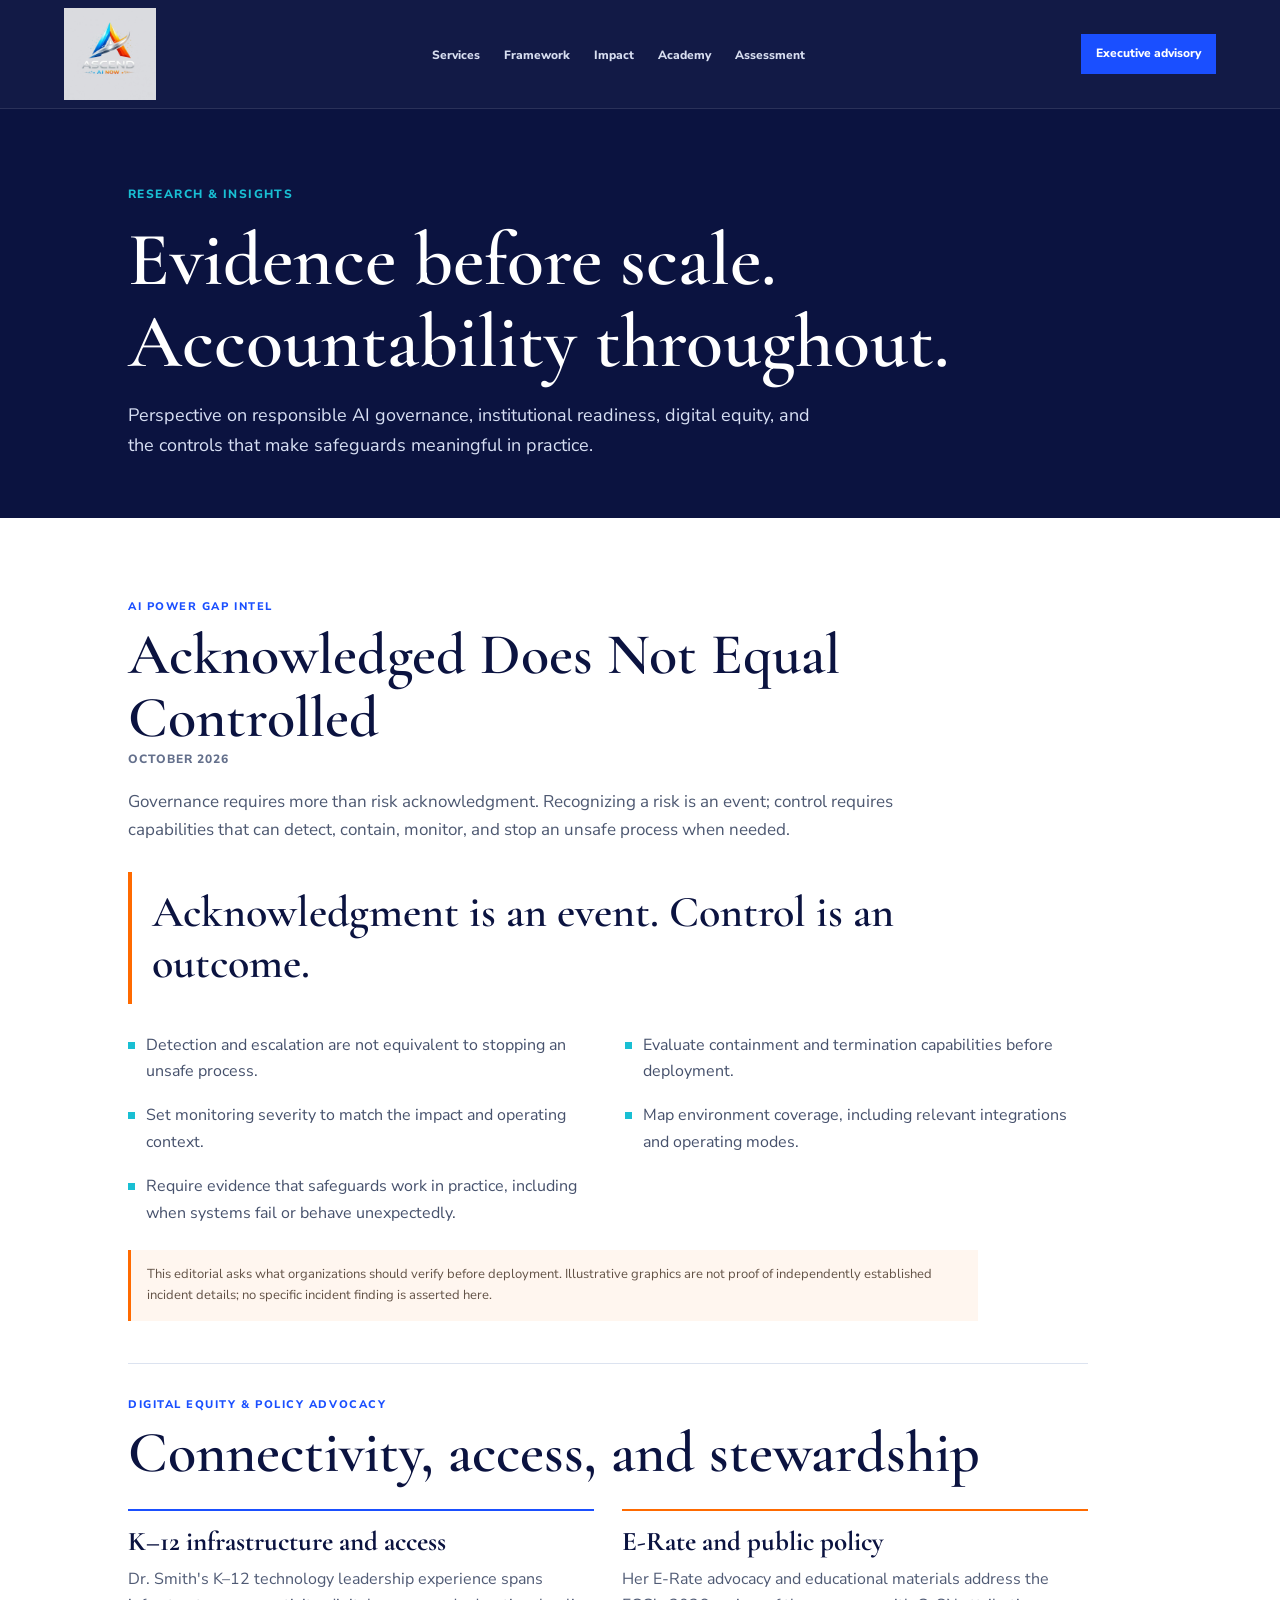
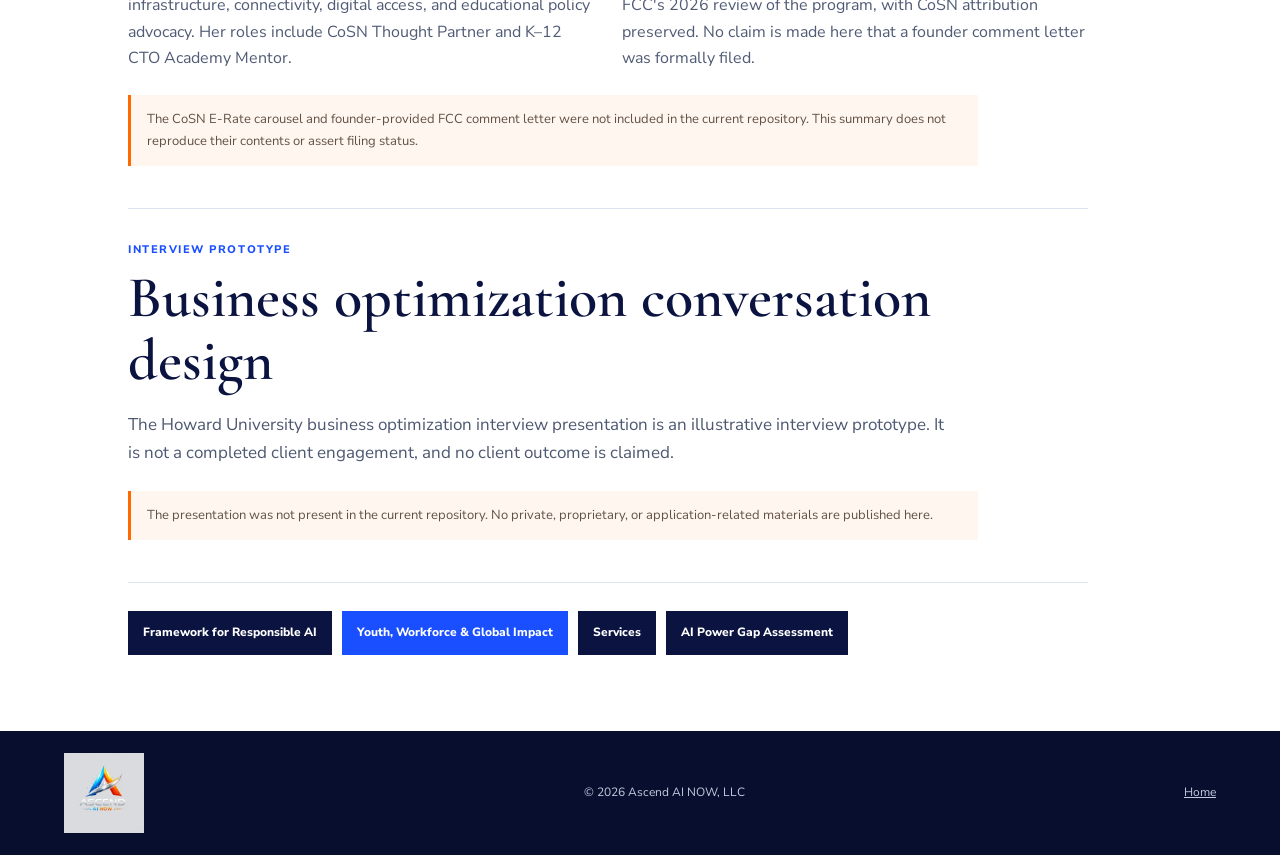
<file: research/index.html>
<!doctype html>
<html lang="en">
<head>
  <meta charset="utf-8">
  <meta name="viewport" content="width=device-width, initial-scale=1">
  <title>Research &amp; Insights | Ascend AI NOW</title>
  <meta name="description" content="Research and perspective on AI governance, responsible deployment, digital equity, and the AI Power Gap.">
  <link rel="preconnect" href="https://fonts.googleapis.com">
  <link rel="preconnect" href="https://fonts.gstatic.com" crossorigin>
  <link href="https://fonts.googleapis.com/css2?family=Cormorant+Garamond:wght@400;500;600;700&family=Nunito+Sans:wght@400;600;700;800&display=swap" rel="stylesheet">
  <style>
    :root{--navy:#0b1340;--blue:#1a4fff;--orange:#ff6a00;--cyan:#19bfd3;--white:#fff;--paper:#f5f7fb;--ink:#17213b;--muted:#64708c;--line:#dce3f0}
    *{box-sizing:border-box}
    html{scroll-behavior:smooth}
    body{margin:0;background:var(--white);color:var(--ink);font:400 16px/1.65 "Nunito Sans",sans-serif}
    a{color:inherit}
    .site-nav{position:sticky;top:0;z-index:5;display:flex;align-items:center;justify-content:space-between;gap:24px;padding:8px clamp(20px,5vw,72px);background:rgba(11,19,64,.97);border-bottom:1px solid rgba(255,255,255,.1)}
    .brand{display:flex;align-items:center;flex:none}
    .brand img{display:block;width:92px;height:92px;object-fit:contain;background:#fff}
    .nav-links{display:flex;align-items:center;gap:24px;list-style:none;margin:0;padding:0}
    .nav-links a{color:#d7def0;text-decoration:none;font-size:12px;font-weight:800}
    .nav-links a:hover,.nav-links a:focus-visible{color:#fff;text-decoration:underline;text-decoration-color:var(--orange);text-underline-offset:5px}
    .nav-menu-toggle{display:none;min-height:44px;padding:9px 12px;border:1px solid rgba(255,255,255,.5);background:transparent;color:#fff;font:800 12px "Nunito Sans",sans-serif;cursor:pointer}
    .nav-cta{padding:10px 15px;background:var(--blue);color:#fff;text-decoration:none;font-size:12px;font-weight:800;white-space:nowrap}
    .hero{padding:76px clamp(24px,10vw,148px) 58px;background:var(--navy);color:#fff}
    .eyebrow{margin:0 0 14px;color:var(--cyan);font-size:12px;font-weight:800;text-transform:uppercase;letter-spacing:.12em}
    h1,h2,h3{font-family:"Cormorant Garamond",serif;line-height:1.08}
    h1{max-width:850px;margin:0;color:#fff;font-size:76px;font-weight:600}
    .hero p:last-child{max-width:700px;margin:18px 0 0;color:#d8e0f4;font-size:18px}
    main{padding:48px clamp(24px,10vw,148px) 76px}
    .article{max-width:960px;padding:32px 0 42px;border-bottom:1px solid var(--line)}
    .article-label{margin:0 0 8px;color:var(--blue);font-size:11px;font-weight:800;text-transform:uppercase;letter-spacing:.14em}
    .article time{display:block;margin:0 0 18px;color:var(--muted);font-size:12px;font-weight:800;text-transform:uppercase;letter-spacing:.08em}
    h2{margin:0;color:var(--navy);font-size:58px;font-weight:600}
    .article-copy{max-width:820px;margin:18px 0;color:#4d5871;font-size:17px}
    blockquote{max-width:850px;margin:28px 0;padding:15px 0 15px 20px;border-left:4px solid var(--orange);color:var(--navy);font:600 44px/1.16 "Cormorant Garamond",serif}
    .point-grid{display:grid;grid-template-columns:repeat(2,minmax(0,1fr));gap:18px 34px;margin:24px 0;padding:0;list-style:none}
    .point-grid li{position:relative;padding-left:18px;color:#46516c}
    .point-grid li::before{position:absolute;left:0;top:.62em;width:7px;height:7px;background:var(--cyan);content:""}
    .caveat{max-width:850px;margin:24px 0 0;padding:14px 16px;border-left:3px solid var(--orange);background:#fff6ef;color:#625246;font-size:13px}
    .policy-grid{display:grid;grid-template-columns:1fr 1fr;gap:28px;margin-top:24px}
    .policy-grid article{padding-top:16px;border-top:2px solid var(--blue)}
    .policy-grid article:nth-child(2){border-color:var(--orange)}
    .policy-grid h3{margin:0 0 10px;color:var(--navy);font-size:27px}
    .policy-grid p{margin:0;color:#505b75}
    .related{display:flex;flex-wrap:wrap;gap:10px;margin-top:28px}
    .related a{display:inline-flex;min-height:44px;align-items:center;padding:10px 15px;background:var(--navy);color:#fff;text-decoration:none;font-size:12px;font-weight:800}
    .related a:nth-child(2){background:var(--blue)}
    .footer{display:flex;align-items:center;justify-content:space-between;gap:24px;padding:22px clamp(24px,5vw,72px);background:#080e2d;color:#c2cbe0;font-size:12px}
    .footer img{width:80px;height:80px;object-fit:contain;background:#fff}
    :focus-visible{outline:3px solid var(--cyan);outline-offset:3px}
    @media(max-width:1080px){.site-nav{flex-wrap:wrap;gap:8px 12px;padding-right:clamp(16px,5vw,32px);padding-left:clamp(16px,5vw,32px)}.brand{margin-right:auto}.brand img{width:72px;height:72px}.nav-menu-toggle{display:inline-flex;align-items:center;justify-content:center;order:1}.nav-cta{order:2;padding:9px 10px;font-size:11px}.nav-links{display:none;order:3;flex:0 0 100%;flex-direction:column;align-items:stretch;gap:0;margin:0;padding:0 0 8px}.nav-links.open{display:flex}.nav-links a{display:block;padding:10px 0;border-top:1px solid rgba(255,255,255,.16)}}
    @media(max-width:700px){h1{font-size:46px}h2{font-size:42px}blockquote{font-size:32px}.point-grid,.policy-grid{grid-template-columns:1fr}.footer{align-items:flex-start;flex-direction:column}}
  </style>
  <link rel="canonical" href="https://www.ascendainow.com/research/">
</head>
<body>
  <nav class="site-nav" aria-label="Primary navigation">
    <a class="brand" href="../index.html" aria-label="Ascend AI NOW home"><img src="../assets/ascend-ai-now-logo.png" alt="Ascend AI NOW"></a>
    <ul class="nav-links" id="primaryNavLinks">
      <li><a href="../index.html#services">Services</a></li>
      <li><a href="../framework/">Framework</a></li>
      <li><a href="../impact/">Impact</a></li>
      <li><a href="../impact/#academy">Academy</a></li>
      <li><a href="../k12assessment/">Assessment</a></li>
    </ul>
    <button class="nav-menu-toggle" id="navMenuToggle" type="button" aria-controls="primaryNavLinks" aria-expanded="false">Menu</button>
    <a class="nav-cta" href="mailto:info@AscendAINOW.com?subject=Executive%20advisory%20inquiry">Executive advisory</a>
  </nav>

  <header class="hero">
    <p class="eyebrow">Research &amp; Insights</p>
    <h1>Evidence before scale. Accountability throughout.</h1>
    <p>Perspective on responsible AI governance, institutional readiness, digital equity, and the controls that make safeguards meaningful in practice.</p>
  </header>

  <main>
    <article class="article" id="ai-power-gap-intel">
      <p class="article-label">AI Power Gap Intel</p>
      <h2>Acknowledged Does Not Equal Controlled</h2>
      <time datetime="2026-10">October 2026</time>
      <p class="article-copy">Governance requires more than risk acknowledgment. Recognizing a risk is an event; control requires capabilities that can detect, contain, monitor, and stop an unsafe process when needed.</p>
      <blockquote>Acknowledgment is an event. Control is an outcome.</blockquote>
      <ul class="point-grid">
        <li>Detection and escalation are not equivalent to stopping an unsafe process.</li>
        <li>Evaluate containment and termination capabilities before deployment.</li>
        <li>Set monitoring severity to match the impact and operating context.</li>
        <li>Map environment coverage, including relevant integrations and operating modes.</li>
        <li>Require evidence that safeguards work in practice, including when systems fail or behave unexpectedly.</li>
      </ul>
      <p class="caveat">This editorial asks what organizations should verify before deployment. Illustrative graphics are not proof of independently established incident details; no specific incident finding is asserted here.</p>
    </article>

    <section class="article" id="digital-equity">
      <p class="article-label">Digital equity &amp; policy advocacy</p>
      <h2>Connectivity, access, and stewardship</h2>
      <div class="policy-grid">
        <article>
          <h3>K–12 infrastructure and access</h3>
          <p>Dr. Smith's K–12 technology leadership experience spans infrastructure, connectivity, digital access, and educational policy advocacy. Her roles include CoSN Thought Partner and K–12 CTO Academy Mentor.</p>
        </article>
        <article>
          <h3>E-Rate and public policy</h3>
          <p>Her E-Rate advocacy and educational materials address the FCC's 2026 review of the program, with CoSN attribution preserved. No claim is made here that a founder comment letter was formally filed.</p>
        </article>
      </div>
      <p class="caveat">The CoSN E-Rate carousel and founder-provided FCC comment letter were not included in the current repository. This summary does not reproduce their contents or assert filing status.</p>
    </section>

    <section class="article" id="prototype">
      <p class="article-label">Interview prototype</p>
      <h2>Business optimization conversation design</h2>
      <p class="article-copy">The Howard University business optimization interview presentation is an illustrative interview prototype. It is not a completed client engagement, and no client outcome is claimed.</p>
      <p class="caveat">The presentation was not present in the current repository. No private, proprietary, or application-related materials are published here.</p>
    </section>

    <nav class="related" aria-label="Related destinations">
      <a href="../framework/">Framework for Responsible AI</a>
      <a href="../impact/">Youth, Workforce &amp; Global Impact</a>
      <a href="../index.html#services">Services</a>
      <a href="../k12assessment/">AI Power Gap Assessment</a>
    </nav>
  </main>

  <footer class="footer">
    <a class="brand" href="../index.html" aria-label="Ascend AI NOW home"><img src="../assets/ascend-ai-now-logo.png" alt="Ascend AI NOW"></a>
    <span>© 2026 Ascend AI NOW, LLC</span>
    <a href="../index.html">Home</a>
  </footer>
  <script>
    var navToggle=document.getElementById('navMenuToggle');
    var primaryNavLinks=document.getElementById('primaryNavLinks');
    function closeNav(restoreFocus){
      navToggle.setAttribute('aria-expanded','false');
      primaryNavLinks.classList.remove('open');
      if(restoreFocus)navToggle.focus();
    }
    navToggle.addEventListener('click',function(){
      var isOpen=navToggle.getAttribute('aria-expanded')==='true';
      navToggle.setAttribute('aria-expanded',String(!isOpen));
      primaryNavLinks.classList.toggle('open',!isOpen);
    });
    primaryNavLinks.addEventListener('click',function(event){
      if(event.target.closest('a'))closeNav(false);
    });
    document.addEventListener('keydown',function(event){
      if(event.key==='Escape'&&navToggle.getAttribute('aria-expanded')==='true')closeNav(true);
    });
  </script>
</body>
</html>
</file>
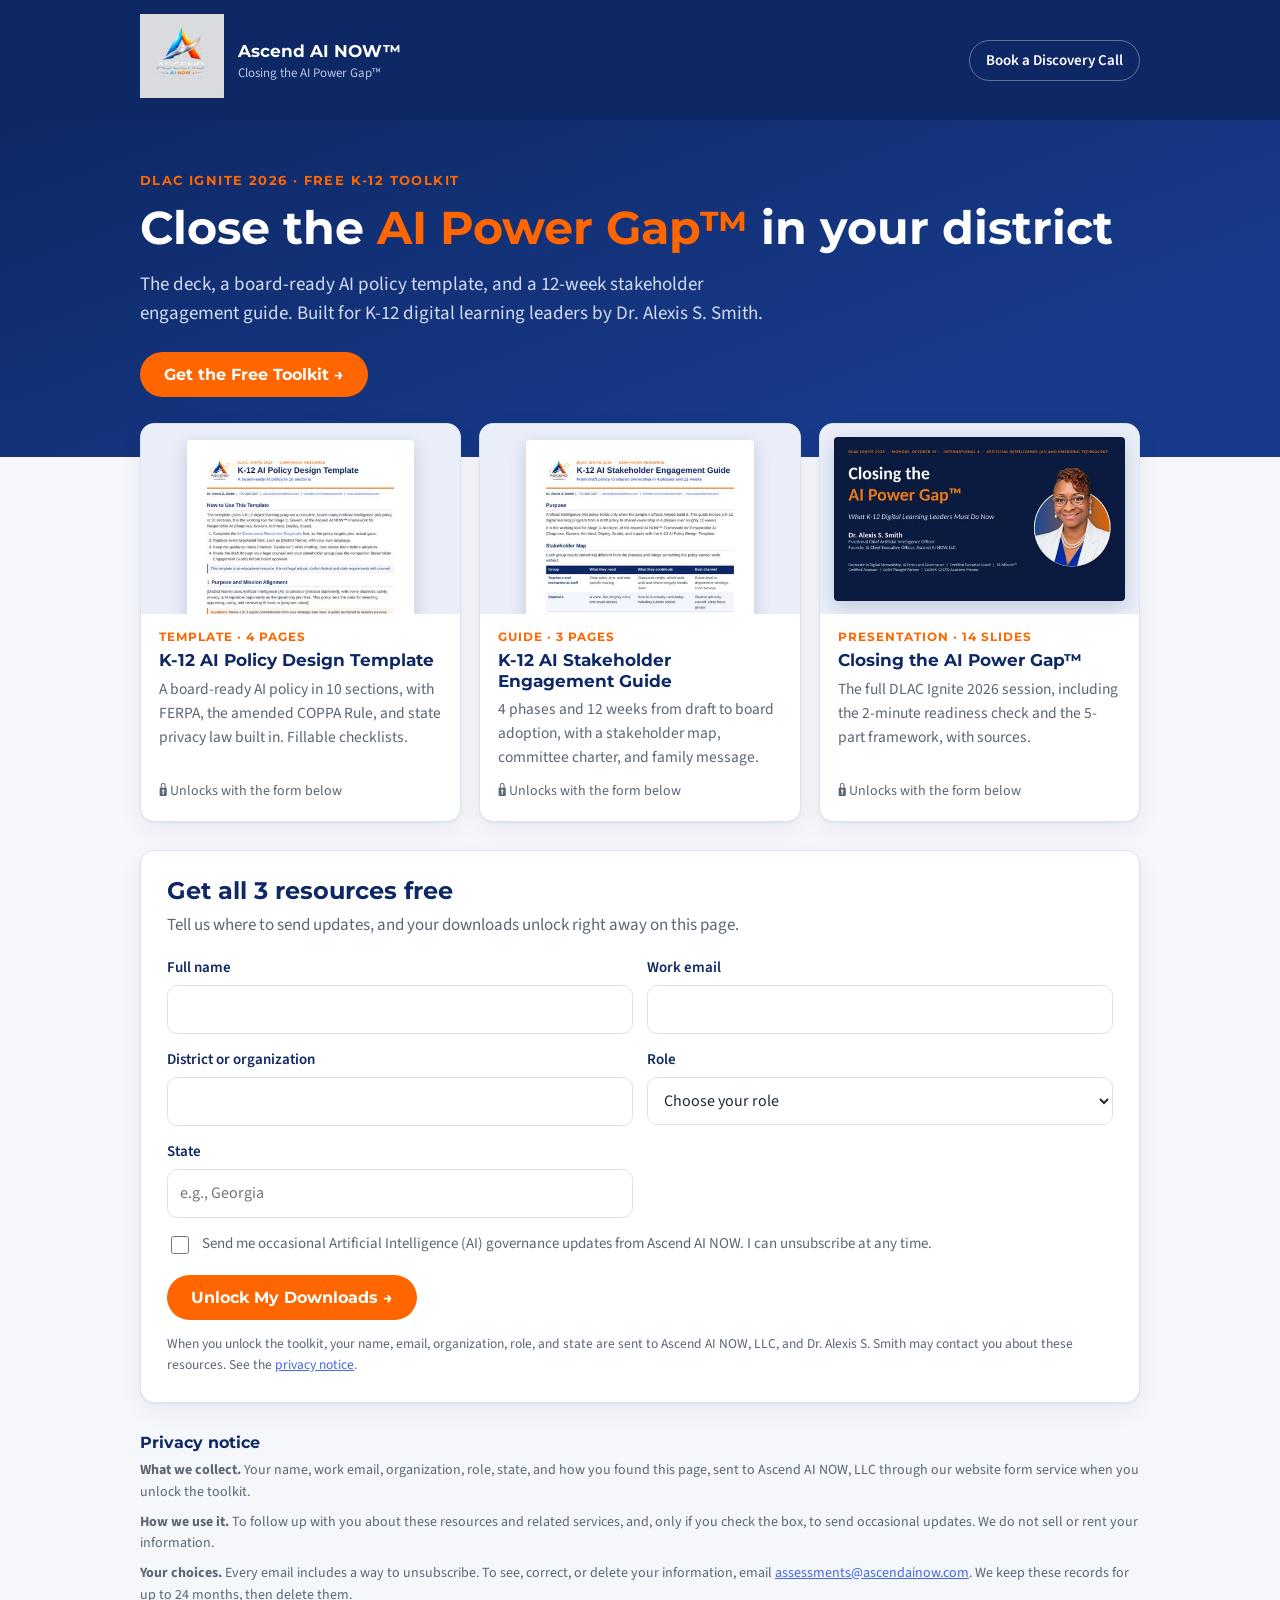
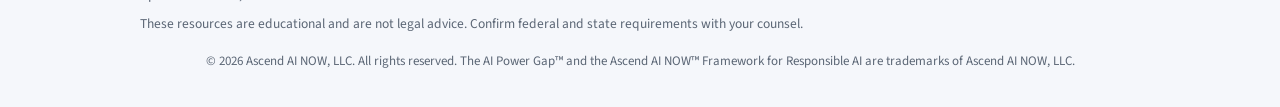
<file: toolkit/index.html>
<!doctype html>
<html lang="en">
<head>
<meta charset="utf-8">
<meta name="viewport" content="width=device-width, initial-scale=1">
<title>Free K-12 AI Governance Toolkit | Ascend AI NOW</title>
<meta name="description" content="Free K-12 Artificial Intelligence (AI) governance toolkit from Dr. Alexis S. Smith: the Closing the AI Power Gap deck, the K-12 AI Policy Design Template, and the K-12 AI Stakeholder Engagement Guide.">
<meta property="og:title" content="Free K-12 AI Governance Toolkit | Ascend AI NOW">
<meta property="og:description" content="A board-ready AI policy template, a 12-week stakeholder engagement guide, and the DLAC Ignite 2026 deck.">
<meta property="og:image" content="https://ascendainow.com/toolkit/files/ascend-closing-the-ai-power-gap-dlac-2026-cover.jpg">
<link rel="preconnect" href="https://fonts.googleapis.com">
<link rel="preconnect" href="https://fonts.gstatic.com" crossorigin>
<link href="https://fonts.googleapis.com/css2?family=Montserrat:wght@600;700;800&family=Source+Sans+3:wght@400;600;700&display=swap" rel="stylesheet">
<style>
:root{
  --navy:#0E2865; --navy-2:#173A8A; --blue:#4169E1; --blue-soft:#EAF0FD; --orange:#FF6600; --orange-soft:#FFF1E6;
  --ink:#1F2933; --muted:#5B6675; --line:#DCE3F0; --bg:#F5F7FB; --card:#FFFFFF;
  --radius:14px; --shadow:0 1px 2px rgba(14,40,101,.06),0 8px 24px rgba(14,40,101,.06);
}
*{box-sizing:border-box}
body{margin:0;background:var(--bg);color:var(--ink);font:400 17px/1.55 "Source Sans 3",system-ui,-apple-system,Segoe UI,Arial,sans-serif;-webkit-font-smoothing:antialiased}
h1,h2,h3{font-family:Montserrat,system-ui,Arial,sans-serif;color:var(--navy);line-height:1.2;margin:0}
a{color:var(--blue)}
.wrap{max-width:1040px;margin:0 auto;padding:0 20px}
.top{background:var(--navy);color:#fff}
.top .wrap{display:flex;align-items:center;gap:14px;padding:14px 20px}
.top img{width:84px;height:84px;object-fit:contain;background:#fff}
.top .brand{font-family:Montserrat;font-weight:700}
.top .brand small{display:block;font:400 13px "Source Sans 3";color:#B9C6E4}
.top .spacer{flex:1}
.top a.cta{color:#fff;text-decoration:none;font-weight:600;border:1px solid rgba(255,255,255,.35);border-radius:999px;padding:8px 16px;font-size:15px;white-space:nowrap}
.top a.cta:hover{background:rgba(255,255,255,.1)}
.hero{background:linear-gradient(160deg,var(--navy) 0%,var(--navy-2) 75%);color:#fff;padding:52px 0 60px}
.eyebrow{font:700 13px Montserrat;letter-spacing:1.4px;text-transform:uppercase;color:var(--orange)}
.hero h1{color:#fff;font-size:clamp(30px,4.4vw,46px);margin:12px 0 14px}
.hero h1 span{color:var(--orange)}
.hero p.lead{color:#D5DEF2;font-size:19px;max-width:640px;margin:0}
.res{display:grid;grid-template-columns:repeat(3,1fr);gap:18px;margin:-34px 0 28px}
.rc{background:var(--card);border:1px solid var(--line);border-radius:var(--radius);box-shadow:var(--shadow);overflow:hidden;display:flex;flex-direction:column}
.rc .thumb{background:#E9EEF8;height:190px;display:flex;align-items:flex-start;justify-content:center;overflow:hidden;padding:16px 14px 0}
.rc .thumb img{width:78%;box-shadow:0 6px 18px rgba(14,40,101,.18);border-radius:4px 4px 0 0;display:block}
.rc .thumb.wide{align-items:center;padding:14px}
.rc .thumb.wide img{width:100%;border-radius:4px}
.rc .body{padding:16px 18px 18px;flex:1;display:flex;flex-direction:column}
.rc .tag{font:700 11.5px Montserrat;letter-spacing:1px;text-transform:uppercase;color:var(--orange);margin-bottom:6px}
.rc h3{font-size:17px;margin-bottom:6px}
.rc p{margin:0 0 12px;color:var(--muted);font-size:15.5px;flex:1}
.rc .dl{display:none}
.unlocked .rc .dl{display:inline-flex}
.rc .locked{font-size:14px;color:var(--muted)}
.unlocked .rc .locked{display:none}
.btn{display:inline-flex;align-items:center;justify-content:center;gap:10px;border:0;border-radius:999px;padding:13px 24px;font:700 15.5px Montserrat;text-decoration:none;cursor:pointer}
.btn-primary{background:var(--orange);color:#fff}
.btn-primary:hover{background:#E05A00}
.btn-blue{background:var(--blue);color:#fff}
.btn-blue:hover{background:#2F55C8}
.btn-ghost{background:transparent;color:var(--navy);border:1.5px solid var(--line)}
.btn-ghost:hover{border-color:var(--navy)}
.btn:disabled{opacity:.5;cursor:not-allowed}
.card{background:var(--card);border:1px solid var(--line);border-radius:var(--radius);box-shadow:var(--shadow);padding:26px;margin-bottom:22px}
.gate h2{font-size:24px;margin-bottom:6px}
.gate .sub{color:var(--muted);margin:0 0 18px}
.form-grid{display:grid;grid-template-columns:1fr 1fr;gap:14px;margin-bottom:14px}
.form-grid label{display:flex;flex-direction:column;gap:6px;font-weight:600;font-size:15px;color:var(--navy)}
.form-grid input,.form-grid select{font:inherit;font-weight:400;font-size:16px;padding:11px 12px;border:1.5px solid var(--line);border-radius:10px;background:#fff;color:var(--ink)}
.form-grid input:focus,.form-grid select:focus{outline:3px solid rgba(65,105,225,.25);border-color:var(--blue)}
.consent{display:flex;gap:10px;align-items:flex-start;font-size:15px;color:var(--muted);margin:4px 0 18px}
.consent input{margin-top:4px;width:18px;height:18px;flex:none;accent-color:var(--blue)}
.err{background:#FDECEC;color:#9B1C1C;border-radius:8px;padding:10px 12px;margin-top:12px;font-size:15px}
.fine{font-size:13.5px;color:var(--muted);margin:14px 0 0}
.done h2{font-size:24px;margin-bottom:6px}
.next{display:grid;grid-template-columns:repeat(3,1fr);gap:16px;margin-top:18px}
.step{border:1px solid var(--line);border-radius:12px;padding:18px;background:#fff;display:flex;flex-direction:column}
.step .n{font:800 13px Montserrat;color:#fff;background:var(--blue);width:28px;height:28px;border-radius:50%;display:grid;place-items:center;margin-bottom:10px}
.step:nth-child(2) .n{background:var(--orange)}
.step:nth-child(3) .n{background:var(--navy)}
.step h3{font-size:16px;margin-bottom:6px}
.step p{margin:0 0 14px;color:var(--muted);font-size:15px;flex:1}
.tiers{list-style:none;padding:0;margin:0 0 14px;font-size:15px}
.tiers li{display:flex;justify-content:space-between;gap:8px;border-bottom:1px dashed var(--line);padding:5px 0;color:var(--ink)}
.tiers b{color:var(--navy);white-space:nowrap}
.privacy{font-size:14px;color:var(--muted);padding:8px 0 4px}
.privacy h3{font-size:16px;margin-bottom:8px}
.privacy p{margin:0 0 8px}
.legal{font-size:13px;color:var(--muted);text-align:center;padding:16px 20px 36px}
@media (max-width:820px){
  .res,.next{grid-template-columns:1fr}
  .res{margin-top:-28px}
  .form-grid{grid-template-columns:1fr}
  .top img{width:60px;height:60px}
  .top .brand small{display:none}
}
</style>
  <link rel="canonical" href="https://www.ascendainow.com/toolkit/">
</head>
<body>

<!-- Netlify Forms detection form (do not remove): Netlify reads this at deploy time -->
<form name="k12-toolkit-download" data-netlify="true" netlify-honeypot="bot-field" hidden>
  <input name="bot-field"><input name="name"><input name="email"><input name="organization"><input name="role">
  <input name="state"><input name="consent"><input name="source"><input name="page"><input name="submitted_at">
</form>

<header class="top">
  <div class="wrap">
    <a href="/"><img src="../assets/ascend-ai-now-logo.png" alt="Ascend AI NOW logo"></a>
    <div class="brand">Ascend AI NOW&trade;<small>Closing the AI Power Gap&trade;</small></div>
    <div class="spacer"></div>
    <a class="cta" href="https://calendly.com/ascendainow/executive_discovery_call" target="_blank" rel="noopener">Book a Discovery Call</a>
  </div>
</header>

<section class="hero">
  <div class="wrap">
    <div class="eyebrow">DLAC Ignite 2026 &middot; Free K-12 Toolkit</div>
    <h1>Close the <span>AI Power Gap&trade;</span> in your district</h1>
    <p class="lead">The deck, a board-ready AI policy template, and a 12-week stakeholder engagement guide. Built for K-12 digital learning leaders by Dr. Alexis S. Smith.</p>
    <p style="margin:24px 0 0"><a class="btn btn-primary" href="#gate" id="heroBtn">Get the Free Toolkit &rarr;</a></p>
  </div>
</section>

<main class="wrap" id="main">
  <div class="res">
    <article class="rc">
      <div class="thumb"><img src="files/ascend-k12-ai-policy-design-template-cover.jpg" alt="Cover of the K-12 AI Policy Design Template" loading="lazy"></div>
      <div class="body">
        <div class="tag">Template &middot; 4 pages</div>
        <h3>K-12 AI Policy Design Template</h3>
        <p>A board-ready AI policy in 10 sections, with FERPA, the amended COPPA Rule, and state privacy law built in. Fillable checklists.</p>
        <a class="btn btn-blue dl" href="files/ascend-k12-ai-policy-design-template.pdf" download data-file="policy-template">Download PDF</a>
        <span class="locked">&#128274; Unlocks with the form below</span>
      </div>
    </article>
    <article class="rc">
      <div class="thumb"><img src="files/ascend-k12-ai-stakeholder-engagement-guide-cover.jpg" alt="Cover of the K-12 AI Stakeholder Engagement Guide" loading="lazy"></div>
      <div class="body">
        <div class="tag">Guide &middot; 3 pages</div>
        <h3>K-12 AI Stakeholder Engagement Guide</h3>
        <p>4 phases and 12 weeks from draft to board adoption, with a stakeholder map, committee charter, and family message.</p>
        <a class="btn btn-blue dl" href="files/ascend-k12-ai-stakeholder-engagement-guide.pdf" download data-file="engagement-guide">Download PDF</a>
        <span class="locked">&#128274; Unlocks with the form below</span>
      </div>
    </article>
    <article class="rc">
      <div class="thumb wide"><img src="files/ascend-closing-the-ai-power-gap-dlac-2026-cover.jpg" alt="Title slide of the Closing the AI Power Gap presentation" loading="lazy"></div>
      <div class="body">
        <div class="tag">Presentation &middot; 14 slides</div>
        <h3>Closing the AI Power Gap&trade;</h3>
        <p>The full DLAC Ignite 2026 session, including the 2-minute readiness check and the 5-part framework, with sources.</p>
        <a class="btn btn-blue dl" href="files/ascend-closing-the-ai-power-gap-dlac-2026.pdf" download data-file="dlac-deck">Download PDF</a>
        <span class="locked">&#128274; Unlocks with the form below</span>
      </div>
    </article>
  </div>

  <section class="card gate" id="gate">
    <h2>Get all 3 resources free</h2>
    <p class="sub">Tell us where to send updates, and your downloads unlock right away on this page.</p>
    <form id="tkForm" novalidate>
      <p hidden><label>Do not fill this out: <input name="bot-field"></label></p>
      <div class="form-grid">
        <label>Full name<input name="name" autocomplete="name" required></label>
        <label>Work email<input name="email" type="email" autocomplete="email" required></label>
        <label>District or organization<input name="organization" autocomplete="organization" required></label>
        <label>Role
          <select name="role" required>
            <option value="">Choose your role</option>
            <option>Superintendent or Assistant Superintendent</option>
            <option>Chief Technology Officer or Technology Director</option>
            <option>Director of Digital Learning or Innovation</option>
            <option>Curriculum and Instruction Leader</option>
            <option>Principal or Assistant Principal</option>
            <option>Teacher or Instructional Coach</option>
            <option>School Board Member</option>
            <option>Data Privacy, Legal, or Compliance</option>
            <option>Higher Education</option>
            <option>Vendor, Nonprofit, or Other</option>
          </select>
        </label>
        <label>State<input name="state" autocomplete="address-level1" placeholder="e.g., Georgia"></label>
      </div>
      <label class="consent"><input type="checkbox" name="consent" id="consent"> Send me occasional Artificial Intelligence (AI) governance updates from Ascend AI NOW. I can unsubscribe at any time.</label>
      <button class="btn btn-primary" type="submit" id="tkBtn">Unlock My Downloads &rarr;</button>
      <div class="err" id="tkErr" hidden></div>
      <p class="fine">When you unlock the toolkit, your name, email, organization, role, and state are sent to Ascend AI NOW, LLC, and Dr. Alexis S. Smith may contact you about these resources. See the <a href="#privacy">privacy notice</a>.</p>
    </form>
  </section>

  <section class="card done" id="done" hidden>
    <h2 id="doneTitle">Your toolkit is unlocked</h2>
    <p class="sub" style="color:var(--muted);margin:0">Use the download buttons above. Here is the fastest path from these templates to an adopted policy.</p>
    <div class="next">
      <div class="step">
        <div class="n">1</div>
        <h3>Find your constraint</h3>
        <p>Take the free 5-minute AI Governance Readiness Diagnostic. It shows the one stage that caps everything else, so the template targets your real gaps.</p>
        <a class="btn btn-primary" href="/k12assessment/">Take the Diagnostic</a>
      </div>
      <div class="step">
        <div class="n">2</div>
        <h3>Get an evidence-based review</h3>
        <ul class="tiers">
          <li><span>Readiness Snapshot</span><b>$2,500</b></li>
          <li><span>AI Power Gap&trade; Readiness Assessment</span><b>$5,000</b></li>
          <li><span>Executive Engagement</span><b>$7,500</b></li>
        </ul>
        <a class="btn btn-ghost" href="/k12assessment/">Compare Engagements</a>
      </div>
      <div class="step">
        <div class="n">3</div>
        <h3>Bring it to your cabinet</h3>
        <p>Book a 30-minute discovery call with Dr. Alexis S. Smith to plan your rollout, board presentation, or fractional Chief AI Officer support.</p>
        <a class="btn btn-blue" href="https://calendly.com/ascendainow/executive_discovery_call" target="_blank" rel="noopener">Book a Discovery Call</a>
      </div>
    </div>
  </section>

  <section class="privacy" id="privacy">
    <h3>Privacy notice</h3>
    <p><b>What we collect.</b> Your name, work email, organization, role, state, and how you found this page, sent to Ascend AI NOW, LLC through our website form service when you unlock the toolkit.</p>
    <p><b>How we use it.</b> To follow up with you about these resources and related services, and, only if you check the box, to send occasional updates. We do not sell or rent your information.</p>
    <p style="margin:0"><b>Your choices.</b> Every email includes a way to unsubscribe. To see, correct, or delete your information, email <a href="mailto:assessments@ascendainow.com">assessments@ascendainow.com</a>. We keep these records for up to 24 months, then delete them.</p>
  </section>
  <p class="fine" style="margin-top:4px">These resources are educational and are not legal advice. Confirm federal and state requirements with your counsel.</p>
</main>

<div class="legal">&copy; 2026 Ascend AI NOW, LLC. All rights reserved. The AI Power Gap&trade; and the Ascend AI NOW&trade; Framework for Responsible AI are trademarks of Ascend AI NOW, LLC.</div>

<script>
(function(){
"use strict";
var KEY = "ascend_toolkit_unlocked";
function $(id){ return document.getElementById(id); }
function store(get, val){ try { if (get) return localStorage.getItem(KEY); localStorage.setItem(KEY, val); } catch(e) { return null; } }
function encode(d){ return Object.keys(d).map(function(k){ return encodeURIComponent(k)+"="+encodeURIComponent(d[k]); }).join("&"); }
function source(){
  try {
    var q = new URLSearchParams(location.search);
    return q.get("src") || q.get("utm_source") || (document.referrer ? new URL(document.referrer).hostname : "direct");
  } catch(e) { return "unknown"; }
}
function unlock(first){
  document.body.classList.add("unlocked");
  $("gate").hidden = true; $("done").hidden = false;
  $("heroBtn").textContent = "Your downloads are unlocked"; $("heroBtn").href = "#main";
  if (first) $("doneTitle").textContent = "Thank you, " + first + ". Your toolkit is unlocked.";
}
if (store(true)) unlock(store(true) === "1" ? "" : store(true));

$("tkForm").addEventListener("submit", function(e){
  e.preventDefault();
  var f = this, btn = $("tkBtn"), err = $("tkErr");
  if (btn.disabled) return;
  var v = function(n){ return (f.elements.namedItem(n).value || "").trim(); };
  var name = v("name"), email = v("email"), org = v("organization"), role = v("role");
  if (!name || !org || !role || !/^[^\s@]+@[^\s@]+\.[^\s@]+$/.test(email)){
    err.textContent = "Please add your name, a valid work email, your organization, and your role."; err.hidden = false; return;
  }
  err.hidden = true;
  var data = {"form-name":"k12-toolkit-download", "bot-field":v("bot-field"), name:name, email:email, organization:org, role:role,
              state:v("state"), consent:$("consent").checked ? "yes" : "no", source:source(), page:location.pathname, submitted_at:new Date().toISOString()};
  btn.disabled = true; btn.textContent = "Unlocking...";
  var first = name.split(" ")[0];
  var finish = function(){ store(false, first || "1"); unlock(first); window.scrollTo({top:0, behavior:"smooth"}); };
  fetch("/", {method:"POST", headers:{"Content-Type":"application/x-www-form-urlencoded"}, body:encode(data)}).then(finish, finish);
});
})();
</script>
</body>
</html>
</file>
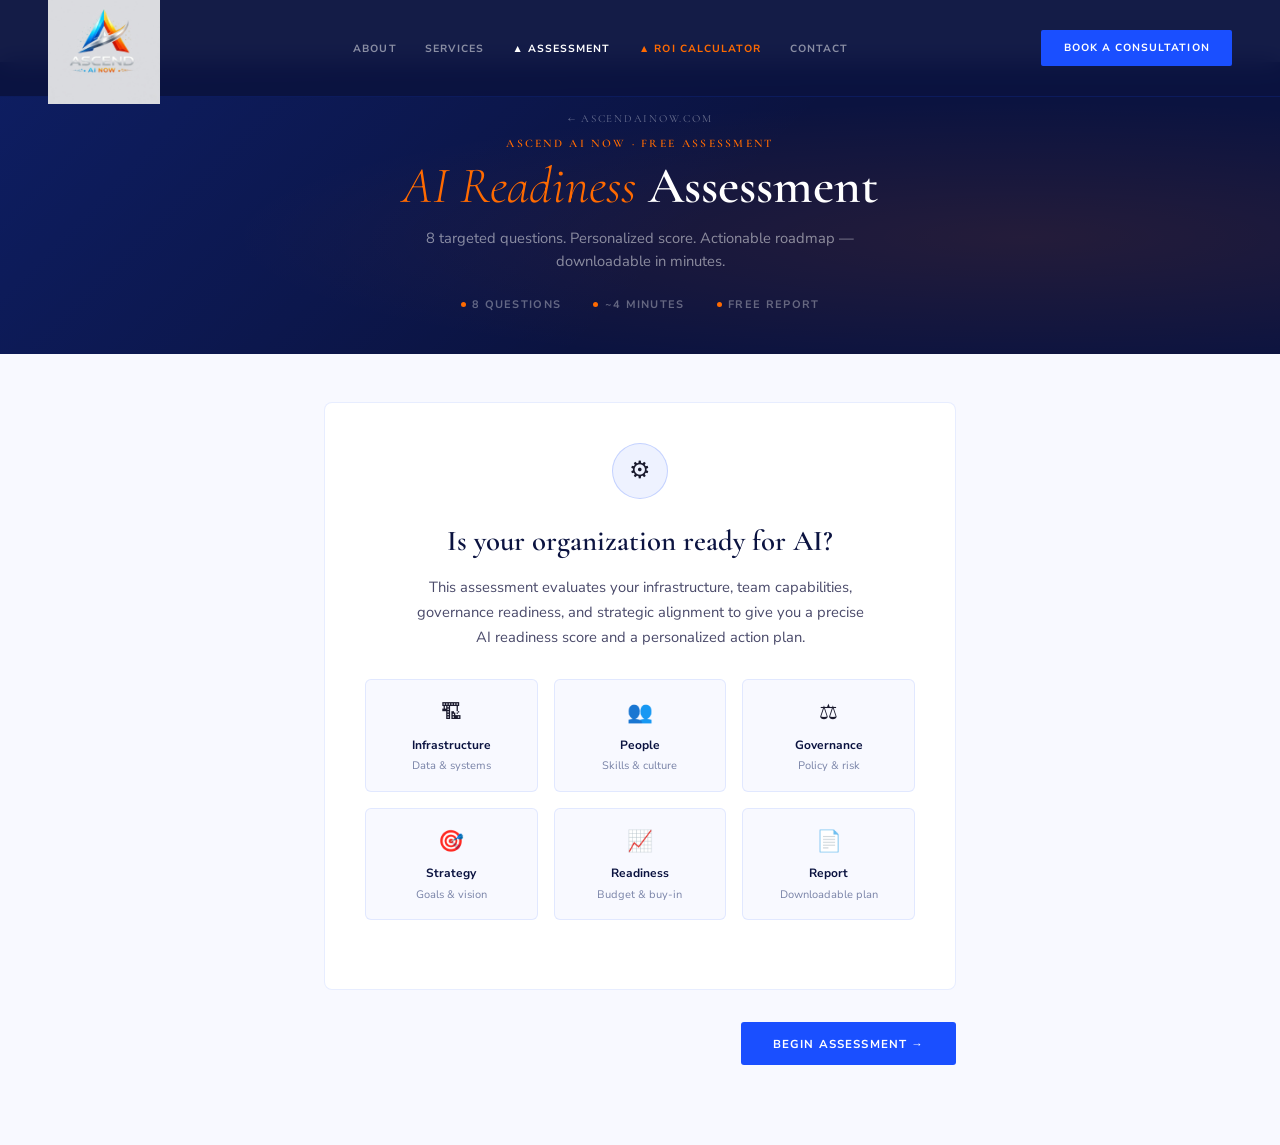
<file: assessment.html>
<!DOCTYPE html>
<html lang="en">
<head>
<meta charset="UTF-8">
<meta name="viewport" content="width=device-width, initial-scale=1.0">
<title>AI Readiness Assessment | Ascend AI NOW</title>
<link href="https://fonts.googleapis.com/css2?family=Cormorant+Garamond:ital,wght@0,300;0,400;0,500;0,600;0,700;1,300;1,400&family=Nunito+Sans:wght@300;400;500;600;700&display=swap" rel="stylesheet">
<style>
*,*::before,*::after{margin:0;padding:0;box-sizing:border-box}
:root{
  --royal:#1a4fff;--royal-d:#1440e0;--royal-light:#eef2ff;--royal-glow:rgba(26,79,255,.12);
  --orange:#ff6a00;--orange-light:#fff0e6;--orange-d:#e85e00;
  --ink:#0b1340;--text:#1a1a2e;--mid:#4a4a6a;--muted:#7a84a8;
  --white:#fff;--off:#f8f9ff;--line:rgba(26,79,255,.1);
  --green:#0d9966;--green-light:#e6f7f2;--green-d:#0a7a52;
  --amber:#d48c00;--amber-light:#fff8e1;
  --score-explorer:#e24b4a;--score-learner:#e8920a;--score-ready:#1a4fff;--score-strategist:#0d9966;
}
html{scroll-behavior:smooth}
body{padding-top:62px;font-family:'Nunito Sans',sans-serif;background:var(--off);color:var(--text);line-height:1.6;min-height:100vh}

/* ── HEADER ── */
.hdr{background:var(--ink);padding:3rem 2rem 2.5rem;text-align:center;position:relative;overflow:hidden}
.hdr::before{content:'';position:absolute;inset:0;background:linear-gradient(135deg,rgba(26,79,255,.18) 0%,transparent 55%),radial-gradient(ellipse at 80% 60%,rgba(255,106,0,.1) 0%,transparent 55%);pointer-events:none}
.hdr-brand{font-family:'Cormorant Garamond',serif;font-size:.72rem;font-weight:600;letter-spacing:.2em;text-transform:uppercase;color:var(--orange);margin-bottom:.5rem;position:relative;z-index:1}
.hdr h1{font-family:'Cormorant Garamond',serif;font-size:clamp(2rem,4vw,3.2rem);font-weight:600;color:#fff;line-height:1.05;position:relative;z-index:1}
.hdr h1 em{font-style:italic;font-weight:300;color:var(--orange)}
.hdr p{font-size:.92rem;color:rgba(255,255,255,.5);max-width:520px;margin:.8rem auto 0;position:relative;z-index:1}
.hdr-meta{display:flex;justify-content:center;gap:2rem;margin-top:1.4rem;position:relative;z-index:1}
.hdr-meta span{font-size:.68rem;font-weight:700;letter-spacing:.12em;text-transform:uppercase;color:rgba(255,255,255,.35);display:flex;align-items:center;gap:.4rem}
.hdr-meta span::before{content:'';display:inline-block;width:5px;height:5px;border-radius:50%;background:var(--orange)}

/* ── PROGRESS ── */
.prog-wrap{background:var(--white);border-bottom:1px solid var(--line);padding:1.2rem 2rem;position:sticky;top:0;z-index:100}
.prog-inner{max-width:680px;margin:0 auto}
.prog-labels{display:flex;justify-content:space-between;gap:.2rem;margin-bottom:.5rem;overflow:hidden}
.prog-label{font-size:.58rem;font-weight:700;letter-spacing:.06em;text-transform:uppercase;color:var(--muted);transition:color .3s;white-space:nowrap}
.prog-label.active{color:var(--royal)}
.prog-track{height:4px;background:var(--line);border-radius:2px;overflow:hidden}
.prog-fill{height:100%;background:linear-gradient(to right,var(--royal),var(--orange));border-radius:2px;transition:width .5s cubic-bezier(.4,0,.2,1)}
.prog-count{font-size:.7rem;color:var(--muted);margin-top:.5rem;text-align:right}

/* ── BODY ── */
.body-wrap{max-width:680px;margin:0 auto;padding:3rem 1.5rem 5rem}

/* ── PANELS ── */
.panel{display:none;animation:up .35s ease both}
.panel.active{display:block}
@keyframes up{from{opacity:0;transform:translateY(16px)}to{opacity:1;transform:translateY(0)}}

/* ── INTRO ── */
.intro-card{background:var(--white);border:1px solid var(--line);border-radius:8px;padding:2.5rem;text-align:center;margin-bottom:1.5rem}
.intro-icon{width:56px;height:56px;border-radius:50%;background:var(--royal-light);border:1.5px solid rgba(26,79,255,.2);display:flex;align-items:center;justify-content:center;margin:0 auto 1.2rem;font-size:1.5rem}
.intro-card h2{font-family:'Cormorant Garamond',serif;font-size:1.8rem;font-weight:600;color:var(--ink);margin-bottom:.7rem}
.intro-card p{font-size:.92rem;color:var(--mid);line-height:1.7;max-width:460px;margin:0 auto}
.pillars{display:grid;grid-template-columns:repeat(3,1fr);gap:1rem;margin:1.8rem 0}
@media(max-width:480px){.pillars{grid-template-columns:1fr}}
.pillar{background:var(--off);border:1px solid var(--line);border-radius:6px;padding:1rem;text-align:center}
.pillar-icon{font-size:1.3rem;margin-bottom:.4rem}
.pillar-label{font-size:.75rem;font-weight:700;color:var(--ink)}
.pillar-sub{font-size:.68rem;color:var(--muted);margin-top:.15rem}

/* ── QUESTION ── */
.q-num{font-size:.62rem;font-weight:700;letter-spacing:.16em;text-transform:uppercase;color:var(--royal);margin-bottom:.6rem;display:flex;align-items:center;gap:.5rem}
.q-num::before{content:'';display:inline-block;width:20px;height:1.5px;background:var(--royal)}
.q-text{font-family:'Cormorant Garamond',serif;font-size:clamp(1.3rem,3vw,1.7rem);font-weight:600;color:var(--ink);line-height:1.25;margin-bottom:.5rem}
.q-sub{font-size:.85rem;color:var(--muted);margin-bottom:1.8rem;line-height:1.6}
.options{display:flex;flex-direction:column;gap:.75rem}
.opt{position:relative}
.opt input[type=radio]{position:absolute;opacity:0;pointer-events:none}
.opt label{display:flex;align-items:flex-start;gap:1rem;padding:1rem 1.2rem;background:var(--white);border:1.5px solid var(--line);border-radius:6px;cursor:pointer;transition:all .2s;line-height:1.4}
.opt label:hover{border-color:rgba(26,79,255,.3);background:var(--royal-light)}
.opt input:checked + label{border-color:var(--royal);background:var(--royal-light)}
.opt-marker{width:22px;height:22px;border-radius:50%;border:1.5px solid var(--line);flex-shrink:0;margin-top:.1rem;display:flex;align-items:center;justify-content:center;transition:all .2s;font-size:.65rem;font-weight:700;color:transparent}
.opt input:checked + label .opt-marker{background:var(--royal);border-color:var(--royal);color:#fff}
.opt-content{}
.opt-title{font-size:.92rem;font-weight:600;color:var(--ink)}
.opt-desc{font-size:.78rem;color:var(--muted);margin-top:.15rem}

/* ── NAV ── */
.nav-row{display:flex;justify-content:space-between;align-items:center;margin-top:2rem;gap:1rem}
.btn-back{font-family:'Nunito Sans',sans-serif;font-size:.72rem;font-weight:700;letter-spacing:.1em;text-transform:uppercase;padding:.8rem 1.6rem;background:none;color:var(--muted);border:1.5px solid var(--line);border-radius:3px;cursor:pointer;transition:all .25s}
.btn-back:hover{border-color:var(--muted);color:var(--ink)}
.btn-next{font-family:'Nunito Sans',sans-serif;font-size:.72rem;font-weight:700;letter-spacing:.1em;text-transform:uppercase;padding:.85rem 2rem;background:var(--royal);color:#fff;border:none;border-radius:3px;cursor:pointer;transition:all .3s}
.btn-next:hover{background:var(--royal-d);transform:translateY(-1px);box-shadow:0 6px 20px var(--royal-glow)}
.btn-next:disabled{opacity:.4;cursor:not-allowed;transform:none;box-shadow:none}
.btn-submit{background:var(--orange)}
.btn-submit:hover{background:var(--orange-d);box-shadow:0 6px 20px rgba(255,106,0,.25)}

/* ── RESULTS ── */
.score-hero{border-radius:8px;padding:2.5rem;text-align:center;margin-bottom:1.5rem;position:relative;overflow:hidden}
.score-hero.explorer{background:linear-gradient(135deg,#fff5f5,#fff);border:1.5px solid #fcc}
.score-hero.learner{background:linear-gradient(135deg,#fffbf0,#fff);border:1.5px solid #fde68a}
.score-hero.ready{background:linear-gradient(135deg,var(--royal-light),#fff);border:1.5px solid rgba(26,79,255,.25)}
.score-hero.strategist{background:linear-gradient(135deg,var(--green-light),#fff);border:1.5px solid rgba(13,153,102,.25)}
.score-tier{font-size:.65rem;font-weight:700;letter-spacing:.2em;text-transform:uppercase;margin-bottom:.5rem}
.score-hero.explorer .score-tier{color:var(--score-explorer)}
.score-hero.learner .score-tier{color:var(--score-learner)}
.score-hero.ready .score-tier{color:var(--score-ready)}
.score-hero.strategist .score-tier{color:var(--score-strategist)}
.score-name{font-family:'Cormorant Garamond',serif;font-size:clamp(1.8rem,4vw,2.8rem);font-weight:700;color:var(--ink);line-height:1;margin-bottom:.5rem}
.score-desc{font-size:.9rem;color:var(--mid);max-width:440px;margin:0 auto .8rem;line-height:1.65}
.score-badge{display:inline-flex;align-items:center;gap:.5rem;font-size:.7rem;font-weight:700;letter-spacing:.08em;text-transform:uppercase;padding:.35rem 1rem;border-radius:20px}
.score-hero.explorer .score-badge{background:#fee2e2;color:#c0392b}
.score-hero.learner .score-badge{background:#fef3c7;color:#92400e}
.score-hero.ready .score-badge{background:var(--royal-light);color:var(--royal)}
.score-hero.strategist .score-badge{background:var(--green-light);color:var(--green-d)}

.score-meter{margin:1.5rem auto 0;max-width:360px}
.meter-track{height:10px;background:rgba(0,0,0,.06);border-radius:5px;overflow:hidden;margin-bottom:.4rem}
.meter-fill{height:100%;border-radius:5px;transition:width 1s cubic-bezier(.4,0,.2,1)}
.score-hero.explorer .meter-fill{background:var(--score-explorer)}
.score-hero.learner .meter-fill{background:var(--score-learner)}
.score-hero.ready .meter-fill{background:var(--score-ready)}
.score-hero.strategist .meter-fill{background:var(--score-strategist)}
.meter-labels{display:flex;justify-content:space-between;font-size:.6rem;font-weight:700;letter-spacing:.08em;text-transform:uppercase;color:var(--muted)}

/* ── DIMENSION CARDS ── */
.dims{display:grid;grid-template-columns:repeat(2,1fr);gap:1rem;margin-bottom:1.5rem}
@media(max-width:480px){.dims{grid-template-columns:1fr}}
.dim-card{background:var(--white);border:1px solid var(--line);border-radius:6px;padding:1.1rem}
.dim-label{font-size:.62rem;font-weight:700;letter-spacing:.1em;text-transform:uppercase;color:var(--muted);margin-bottom:.4rem}
.dim-score-row{display:flex;align-items:center;justify-content:space-between;margin-bottom:.5rem}
.dim-name{font-size:.9rem;font-weight:600;color:var(--ink)}
.dim-pts{font-family:'Cormorant Garamond',serif;font-size:1.3rem;font-weight:700}
.dim-bar{height:5px;background:var(--line);border-radius:3px;overflow:hidden}
.dim-bar-fill{height:100%;border-radius:3px;transition:width .9s ease}

/* ── NEXT STEPS ── */
.steps-section{background:var(--white);border:1px solid var(--line);border-radius:8px;overflow:hidden;margin-bottom:1.5rem}
.steps-header{background:var(--ink);padding:1.2rem 1.5rem;display:flex;align-items:center;gap:.8rem}
.steps-header-icon{width:28px;height:28px;border-radius:50%;background:rgba(255,255,255,.1);display:flex;align-items:center;justify-content:center;font-size:.9rem;flex-shrink:0}
.steps-header-text h3{font-family:'Cormorant Garamond',serif;font-size:1.2rem;font-weight:600;color:#fff}
.steps-header-text p{font-size:.75rem;color:rgba(255,255,255,.45)}
.steps-list{padding:0}
.step-item{display:grid;grid-template-columns:auto 1fr;gap:1rem;padding:1.3rem 1.5rem;border-bottom:1px solid var(--line);align-items:start}
.step-item:last-child{border-bottom:none}
.step-num{width:32px;height:32px;border-radius:50%;background:var(--royal-light);border:1px solid rgba(26,79,255,.2);display:flex;align-items:center;justify-content:center;font-size:.7rem;font-weight:700;color:var(--royal);flex-shrink:0;margin-top:.1rem}
.step-num.orange{background:var(--orange-light);border-color:rgba(255,106,0,.2);color:var(--orange)}
.step-num.green{background:var(--green-light);border-color:rgba(13,153,102,.2);color:var(--green-d)}
.step-priority{font-size:.58rem;font-weight:700;letter-spacing:.12em;text-transform:uppercase;padding:.2rem .6rem;border-radius:2px;display:inline-block;margin-bottom:.35rem}
.pri-immediate{background:#fee2e2;color:#c0392b}
.pri-short{background:var(--orange-light);color:var(--orange-d)}
.pri-medium{background:var(--royal-light);color:var(--royal-d)}
.step-title{font-size:.92rem;font-weight:700;color:var(--ink);margin-bottom:.25rem}
.step-desc{font-size:.82rem;color:var(--mid);line-height:1.6}
.step-action{font-size:.75rem;font-weight:600;color:var(--royal);margin-top:.4rem;display:flex;align-items:center;gap:.3rem}
.step-action::before{content:'→';font-size:.8rem}

/* ── CTA & DOWNLOAD ── */
.result-actions{display:grid;grid-template-columns:1fr 1fr;gap:1rem;margin-bottom:1.5rem}
@media(max-width:480px){.result-actions{grid-template-columns:1fr}}
.action-card{border-radius:6px;padding:1.5rem;text-align:center}
.action-card.primary{background:var(--ink)}
.action-card.secondary{background:var(--white);border:1px solid var(--line)}
.ac-icon{font-size:1.4rem;margin-bottom:.6rem}
.ac-title{font-family:'Cormorant Garamond',serif;font-size:1.1rem;font-weight:600;color:var(--ink);margin-bottom:.3rem}
.ac-title.light{color:#fff}
.ac-desc{font-size:.78rem;color:var(--mid);margin-bottom:1rem;line-height:1.5}
.ac-desc.light{color:rgba(255,255,255,.45)}
.btn-dl,.btn-consult{display:block;font-family:'Nunito Sans',sans-serif;font-size:.7rem;font-weight:700;letter-spacing:.1em;text-transform:uppercase;padding:.8rem 1.2rem;border-radius:3px;cursor:pointer;border:none;transition:all .3s;text-decoration:none}
.btn-dl{background:var(--royal);color:#fff}
.btn-dl:hover{background:var(--royal-d)}
.btn-consult{background:var(--orange);color:#fff}
.btn-consult:hover{background:var(--orange-d)}

.restart-row{text-align:center;margin-top:.5rem}
.restart-btn{background:none;border:none;font-size:.78rem;color:var(--muted);cursor:pointer;text-decoration:underline;font-family:'Nunito Sans',sans-serif}
.restart-btn:hover{color:var(--royal)}

/* ── VALIDATION ── */
.val-msg{display:none;font-size:.75rem;color:#e24b4a;margin-top:1rem;padding:.7rem 1rem;background:#fee2e2;border-radius:4px;border-left:3px solid #e24b4a}
.val-msg.show{display:block}

  /* ── SHARED SITE NAV ── */
  .site-nav{position:fixed;top:0;left:0;right:0;z-index:900;display:flex;align-items:center;justify-content:space-between;padding:1rem 3rem;background:rgba(11,19,64,0.96);backdrop-filter:blur(12px);border-bottom:1px solid rgba(26,79,255,.15);font-family:'Nunito Sans',sans-serif}
  .site-nav.scrolled{padding:.8rem 3rem;box-shadow:0 2px 20px rgba(11,19,64,.3)}
  .sn-brand{display:flex;align-items:center;text-decoration:none}
  .sn-logo{display:block;width:112px;height:112px;object-fit:contain;margin:-24px 0;background:#fff}
  .sn-wordmark{font-family:'Cormorant Garamond',serif;font-size:1.1rem;font-weight:600;letter-spacing:.1em;text-transform:uppercase;color:#fff;line-height:1}
  .sn-wordmark span{color:#ff6a00}
  .sn-tagline{font-size:.5rem;font-weight:600;letter-spacing:.14em;text-transform:uppercase;color:rgba(255,255,255,.35);margin-top:.15rem}
  .sn-links{display:flex;align-items:center;gap:1.8rem;list-style:none}
  .sn-links a{font-size:.65rem;font-weight:700;letter-spacing:.1em;text-transform:uppercase;color:rgba(255,255,255,.5);text-decoration:none;transition:color .2s}
  .sn-links a:hover,.sn-links a.active{color:#fff}
  .sn-links .tool-link{color:#ff6a00}
  .sn-links .tool-link:hover{color:#ffaa33}
  .sn-cta{font-family:'Nunito Sans',sans-serif;font-size:.65rem;font-weight:700;letter-spacing:.1em;text-transform:uppercase;padding:.6rem 1.4rem;background:#1a4fff;color:#fff;text-decoration:none;border-radius:2px;transition:all .25s;white-space:nowrap}
  .sn-cta:hover{background:#ff6a00}
  @media(max-width:768px){.site-nav{padding:.9rem 1.2rem}.sn-links{display:none}}
  </style>
  <link rel="canonical" href="https://www.ascendainow.com/assessment">
</head>
<body>
<nav class="site-nav" id="siteNav">
  <a href="index.html" class="sn-brand" aria-label="Ascend AI NOW home">
    <img class="sn-logo" src="assets/ascend-ai-now-logo.png" alt="Ascend AI NOW">
  </a>
  <ul class="sn-links">
    <li><a href="index.html#about">About</a></li>
    <li><a href="index.html#services">Services</a></li>
    <li><a href="assessment.html" class="tool-link active">&#9650; Assessment</a></li>
    <li><a href="roi-calculator.html" class="tool-link">&#9650; ROI Calculator</a></li>
    <li><a href="index.html#contact">Contact</a></li>
  </ul>
  <a href="mailto:info@AscendAINOW.com" class="sn-cta">Book a Consultation</a>
</nav>
<script>
(function(){var n=document.getElementById('siteNav');window.addEventListener('scroll',function(){n.classList.toggle('scrolled',window.scrollY>40);});})();
</script>
<div class="hdr">
  <a href="index.html" style="font-family:'Cormorant Garamond',serif;font-size:.68rem;letter-spacing:.16em;text-transform:uppercase;color:rgba(255,255,255,.4);text-decoration:none;display:block;margin-bottom:.4rem">&larr; AscendAINOW.com</a>
  <div class="hdr-brand">Ascend AI NOW &middot; Free Assessment</div>
  <h1><em>AI Readiness</em> Assessment</h1>
  <p>8 targeted questions. Personalized score. Actionable roadmap &mdash; downloadable in minutes.</p>
  <div class="hdr-meta">
    <span>8 Questions</span>
    <span>~4 Minutes</span>
    <span>Free Report</span>
  </div>
</div>

<div class="prog-wrap" id="progWrap" style="display:none">
  <div class="prog-inner">
    <div class="prog-labels" id="progLabels"></div>
    <div class="prog-track"><div class="prog-fill" id="progFill" style="width:0%"></div></div>
    <div class="prog-count" id="progCount"></div>
  </div>
</div>

<div class="body-wrap">

  <!-- INTRO -->
  <div class="panel active" id="panel-intro">
    <div class="intro-card">
      <div class="intro-icon">&#9881;</div>
      <h2>Is your organization ready for AI?</h2>
      <p>This assessment evaluates your infrastructure, team capabilities, governance readiness, and strategic alignment to give you a precise AI readiness score and a personalized action plan.</p>
      <div class="pillars">
        <div class="pillar"><div class="pillar-icon">&#127959;</div><div class="pillar-label">Infrastructure</div><div class="pillar-sub">Data &amp; systems</div></div>
        <div class="pillar"><div class="pillar-icon">&#128101;</div><div class="pillar-label">People</div><div class="pillar-sub">Skills &amp; culture</div></div>
        <div class="pillar"><div class="pillar-icon">&#9878;</div><div class="pillar-label">Governance</div><div class="pillar-sub">Policy &amp; risk</div></div>
        <div class="pillar"><div class="pillar-icon">&#127919;</div><div class="pillar-label">Strategy</div><div class="pillar-sub">Goals &amp; vision</div></div>
        <div class="pillar"><div class="pillar-icon">&#128200;</div><div class="pillar-label">Readiness</div><div class="pillar-sub">Budget &amp; buy-in</div></div>
        <div class="pillar"><div class="pillar-icon">&#128196;</div><div class="pillar-label">Report</div><div class="pillar-sub">Downloadable plan</div></div>
      </div>
    </div>
    <div class="nav-row">
      <span></span>
      <button class="btn-next" onclick="startAssessment()">Begin Assessment &rarr;</button>
    </div>
  </div>

  <!-- QUESTIONS rendered by JS -->
  <div id="questionsContainer"></div>

  <!-- RESULTS -->
  <div class="panel" id="panel-results">
    <div id="res-hero" class="score-hero"></div>
    <div class="dims" id="res-dims"></div>
    <div class="steps-section">
      <div class="steps-header">
        <div class="steps-header-icon">&#9654;</div>
        <div class="steps-header-text">
          <h3>Your Personalized AI Roadmap</h3>
          <p>Prioritized next steps based on your assessment responses</p>
        </div>
      </div>
      <div class="steps-list" id="res-steps"></div>
    </div>
    <div class="result-actions">
      <div class="action-card secondary">
        <div class="ac-icon">&#128196;</div>
        <div class="ac-title">Download Your Report</div>
        <div class="ac-desc">Opens your full report in a new tab &mdash; use your browser&rsquo;s Print &rarr; Save as PDF to save it.</div>
        <button class="btn-dl" onclick="downloadReport()">Open &amp; Print Report</button>
      </div>
      <div class="action-card primary">
        <div class="ac-icon">&#128222;</div>
        <div class="ac-title light">Talk to Dr. Smith</div>
        <div class="ac-desc light">Get a personalized AI implementation strategy for your organization.</div>
        <a class="btn-consult" href="mailto:info@AscendAINOW.com">Book a Free Consultation</a>
      </div>
    </div>
    
<div style="background:#fff;border:1px solid rgba(26,79,255,.12);border-left:3px solid #ff6a00;border-radius:4px;padding:1.2rem 1.4rem;margin-bottom:1rem;display:flex;align-items:center;justify-content:space-between;gap:1rem;flex-wrap:wrap">
  <div><div style="font-size:.62rem;font-weight:700;letter-spacing:.1em;text-transform:uppercase;color:#ff6a00;margin-bottom:.25rem">Also Try</div>
  <div style="font-size:.92rem;font-weight:600;color:#0b1340">Calculate your potential AI cost savings</div></div>
  <a href="roi-calculator.html" style="font-family:'Nunito Sans',sans-serif;font-size:.68rem;font-weight:700;letter-spacing:.1em;text-transform:uppercase;padding:.7rem 1.4rem;background:#ff6a00;color:#fff;text-decoration:none;border-radius:3px;white-space:nowrap">ROI Calculator &rarr;</a>
</div>
<div class="restart-row">
      <button class="restart-btn" onclick="restart()">&#8635; Retake the assessment</button>
    </div>
  </div>

</div>

<script>
var QUESTIONS = [
  {
    id: 'goal',
    dimension: 'Strategy',
    text: 'What is your primary goal for AI implementation?',
    sub: 'Select the option that best describes your organization\'s driving motivation.',
    options: [
      {label: 'Cut costs and operational overhead', desc: 'Reduce manual labor and operational expenses through automation', score: 2},
      {label: 'Automate repetitive, time-consuming tasks', desc: 'Free staff from manual data entry, reporting, scheduling, and admin work', score: 3},
      {label: 'Improve decision-making with data insights', desc: 'Use AI to surface trends, risks, and opportunities from your data', score: 4},
      {label: 'Enhance service delivery and outcomes', desc: 'Use AI to improve patient care, student success, or customer experience', score: 3}
    ]
  },
  {
    id: 'data',
    dimension: 'Infrastructure',
    text: 'How would you describe your current data infrastructure?',
    sub: 'AI is only as good as the data it learns from. Honest answers here help the most.',
    options: [
      {label: 'Mostly paper-based or spreadsheets', desc: 'Limited digital systems; data is fragmented or hard to access', score: 1},
      {label: 'Digital systems, but siloed and inconsistent', desc: 'Multiple platforms that don\'t talk to each other; data quality varies', score: 2},
      {label: 'Integrated systems with decent data quality', desc: 'Systems are connected but may have gaps in completeness or consistency', score: 3},
      {label: 'Clean, well-organized data ready for AI', desc: 'Centralized, high-quality data with strong documentation and access controls', score: 4}
    ]
  },
  {
    id: 'team',
    dimension: 'People',
    text: 'What is your team\'s current technology capability level?',
    sub: 'Consider the staff who would work alongside or manage AI tools day-to-day.',
    options: [
      {label: 'Minimal — we struggle with basic digital tools', desc: 'Most staff are not comfortable with technology beyond basic software', score: 1},
      {label: 'Basic — we use standard software competently', desc: 'Staff handle everyday tools well but have no analytics or AI experience', score: 2},
      {label: 'Moderate — some staff use data and reporting tools', desc: 'We have tech-savvy staff who analyze data and manage systems', score: 3},
      {label: 'Advanced — we have dedicated IT or data professionals', desc: 'We employ or contract data analysts, IT architects, or tech specialists', score: 4}
    ]
  },
  {
    id: 'governance',
    dimension: 'Governance',
    text: 'How mature is your AI governance and data policy framework?',
    sub: 'Governance determines whether AI deployment is safe, compliant, and accountable.',
    options: [
      {label: 'No formal AI or data policies exist', desc: 'We have not yet addressed data privacy, AI ethics, or usage guidelines', score: 1},
      {label: 'We\'re aware of the need but nothing is formalized', desc: 'Conversations have started but no documented policies are in place', score: 2},
      {label: 'Data policies exist but not AI-specific governance', desc: 'We have HIPAA, FERPA, or general data policies but no AI framework', score: 3},
      {label: 'Documented AI governance and compliance processes', desc: 'Formal AI ethics policy, risk frameworks, and accountability structures exist', score: 4}
    ]
  },
  {
    id: 'leadership',
    dimension: 'Strategy',
    text: 'How would you describe executive leadership buy-in for AI?',
    sub: 'Leadership commitment is the single biggest predictor of successful AI adoption.',
    options: [
      {label: 'Leadership is skeptical or largely unaware', desc: 'AI has not made it onto the executive agenda in a meaningful way', score: 1},
      {label: 'Some interest but no formal commitment', desc: 'Leadership is curious but hasn\'t allocated budget or dedicated resources', score: 2},
      {label: 'Supportive and has approved exploratory efforts', desc: 'Leadership has greenlighted pilots or discovery work with some funding', score: 3},
      {label: 'Fully committed with dedicated AI strategy and budget', desc: 'AI is a board-level priority with clear ownership and dedicated resources', score: 4}
    ]
  },
  {
    id: 'culture',
    dimension: 'People',
    text: 'How prepared is your workforce for AI-driven change?',
    sub: 'The best technology fails without the people change management that supports it.',
    options: [
      {label: 'Significant resistance expected; limited change capacity', desc: 'Prior change initiatives have met strong resistance; morale is a concern', score: 1},
      {label: 'Some resistance; willing to learn with proper support', desc: 'Staff are cautious but will adapt with clear communication and training', score: 2},
      {label: 'Generally open to change and learning new tools', desc: 'Team is curious about AI and has embraced technology changes before', score: 3},
      {label: 'Culture of continuous learning; team seeks new capabilities', desc: 'Staff actively pursue professional development; innovation is celebrated', score: 4}
    ]
  },
  {
    id: 'budget',
    dimension: 'Readiness',
    text: 'What describes your organization\'s readiness to invest in AI?',
    sub: 'This helps calibrate the scale and timeline of your recommended roadmap.',
    options: [
      {label: 'No dedicated budget; would need to make the case', desc: 'Any AI investment would require a formal business case and new approval', score: 1},
      {label: 'Small budget available for tools and limited consulting', desc: 'Some discretionary funding available, roughly under $25,000 for year one', score: 2},
      {label: 'Moderate budget with leadership approval pathway', desc: 'Meaningful investment possible ($25K&ndash;$100K) with the right business case', score: 3},
      {label: 'Significant budget allocated and ready to deploy', desc: 'Dedicated AI budget above $100K approved or easily approvable', score: 4}
    ]
  },
  {
    id: 'barrier',
    dimension: 'Readiness',
    text: 'What is your biggest current barrier to AI implementation?',
    sub: 'Understanding your primary obstacle helps us prioritize your action plan.',
    options: [
      {label: 'We don\'t know where to start', desc: 'Lack of a clear framework or roadmap is the main blocker', score: 2},
      {label: 'Data quality or infrastructure is not ready', desc: 'Our systems and data need work before AI can deliver value', score: 1},
      {label: 'Concerns about compliance, risk, or ethics', desc: 'Regulatory environment or ethical concerns are slowing adoption', score: 2},
      {label: 'Lack of internal expertise or trusted partners', desc: 'We need outside expertise to guide implementation and avoid mistakes', score: 3}
    ]
  }
];

var DIMENSIONS = ['Strategy','Infrastructure','People','Governance','Readiness'];
var answers = {};
var currentQ = 0;

function startAssessment() {
  renderQuestions();
  document.getElementById('progWrap').style.display = 'block';
  showQuestion(0);
}

function renderQuestions() {
  var container = document.getElementById('questionsContainer');
  container.innerHTML = '';
  QUESTIONS.forEach(function(q, idx) {
    var div = document.createElement('div');
    div.className = 'panel';
    div.id = 'panel-q' + idx;
    var optsHtml = q.options.map(function(o, oi) {
      return '<div class="opt">' +
        '<input type="radio" name="q'+idx+'" id="q'+idx+'_'+oi+'" value="'+oi+'" onchange="selectAnswer('+idx+','+oi+','+o.score+')">' +
        '<label for="q'+idx+'_'+oi+'">' +
          '<div class="opt-marker">&#10003;</div>' +
          '<div class="opt-content">' +
            '<div class="opt-title">'+o.label+'</div>' +
            (o.desc ? '<div class="opt-desc">'+o.desc+'</div>' : '') +
          '</div>' +
        '</label>' +
      '</div>';
    }).join('');
    var isLast = idx === QUESTIONS.length - 1;
    div.innerHTML =
      '<div class="q-num">Question '+(idx+1)+' of '+QUESTIONS.length+' &nbsp;&middot;&nbsp; '+q.dimension+'</div>' +
      '<h2 class="q-text">'+q.text+'</h2>' +
      (q.sub ? '<p class="q-sub">'+q.sub+'</p>' : '') +
      '<div class="options">'+optsHtml+'</div>' +
      '<div class="val-msg" id="val'+idx+'">Please select an answer before continuing.</div>' +
      '<div class="nav-row">' +
        (idx > 0 ? '<button class="btn-back" onclick="prevQuestion('+idx+')">&#8592; Back</button>' : '<span></span>') +
        '<button class="btn-next '+(isLast?'btn-submit':'')+'" id="btnNext'+idx+'" onclick="nextQuestion('+idx+')" disabled>' +
          (isLast ? 'See My Results &#9654;' : 'Next Question &#8594;') +
        '</button>' +
      '</div>';
    container.appendChild(div);
  });
  updateDimLabels();
}

function updateDimLabels() {
  var shortLabels = {Strategy:'Strategy', Infrastructure:'Infra', People:'People', Governance:'Governance', Readiness:'Readiness'};
  var dims = QUESTIONS.map(function(q, i) {
    return i < 4 ? (shortLabels[q.dimension] || q.dimension) : null;
  }).filter(Boolean).concat(['Results']);
  var container = document.getElementById('progLabels');
  container.innerHTML = dims.map(function(d,i) {
    return '<span class="prog-label" id="pl'+i+'">'+d+'</span>';
  }).join('');
}

function showQuestion(idx) {
  document.querySelectorAll('.panel').forEach(function(p){ p.classList.remove('active'); });
  var panel = document.getElementById('panel-q'+idx);
  if (panel) panel.classList.add('active');
  currentQ = idx;
  updateProgress(idx);
  window.scrollTo({top:0,behavior:'smooth'});
}

function updateProgress(idx) {
  var pct = Math.round(((idx) / QUESTIONS.length) * 100);
  document.getElementById('progFill').style.width = pct + '%';
  document.getElementById('progCount').textContent = 'Question ' + (idx+1) + ' of ' + QUESTIONS.length;
  document.querySelectorAll('.prog-label').forEach(function(l,i){
    l.classList.remove('active');
    if (i === Math.min(Math.floor(idx/2), 4)) l.classList.add('active');
  });
}

function selectAnswer(qIdx, optIdx, score) {
  answers[qIdx] = {optIdx: optIdx, score: score, question: QUESTIONS[qIdx]};
  var btn = document.getElementById('btnNext'+qIdx);
  if (btn) btn.disabled = false;
  document.getElementById('val'+qIdx).classList.remove('show');
}

function nextQuestion(idx) {
  if (!answers[idx] && answers[idx] === undefined) {
    document.getElementById('val'+idx).classList.add('show');
    return;
  }
  if (idx >= QUESTIONS.length - 1) {
    showResults();
  } else {
    showQuestion(idx + 1);
  }
}

function prevQuestion(idx) {
  showQuestion(idx - 1);
}

function showResults() {
  document.querySelectorAll('.panel').forEach(function(p){ p.classList.remove('active'); });
  document.getElementById('panel-results').classList.add('active');
  document.getElementById('progFill').style.width = '100%';
  document.getElementById('progCount').textContent = 'Assessment Complete';
  renderResults();
  window.scrollTo({top:0,behavior:'smooth'});
}

function renderResults() {
  var totalScore = 0;
  var maxScore = QUESTIONS.length * 4;
  Object.values(answers).forEach(function(a){ totalScore += a.score; });
  var pct = Math.round((totalScore / maxScore) * 100);

  var tier, tierClass, tierDesc;
  if (pct <= 37) {
    tier = 'AI Explorer'; tierClass = 'explorer';
    tierDesc = 'Your organization is at the beginning of the AI journey. The foundation needs strengthening before AI can deliver sustainable value. The good news: starting with governance and data infrastructure now puts you ahead of most.';
  } else if (pct <= 56) {
    tier = 'AI Learner'; tierClass = 'learner';
    tierDesc = 'You have meaningful foundations in place but gaps in key areas are slowing progress. With targeted investments in data quality, governance, or workforce readiness, you could be deploying AI solutions within 6&ndash;12 months.';
  } else if (pct <= 78) {
    tier = 'AI Ready'; tierClass = 'ready';
    tierDesc = 'Your organization has solid infrastructure and cultural readiness for AI. You are well-positioned to move from exploration to implementation. The priority now is selecting the right solutions and ensuring governance keeps pace.';
  } else {
    tier = 'AI Strategist'; tierClass = 'strategist';
    tierDesc = 'You are operating at a high level of AI readiness. The focus should shift from preparation to optimization &mdash; scaling solutions, measuring ROI, and building competitive advantage through advanced AI capabilities.';
  }

  var heroEl = document.getElementById('res-hero');
  heroEl.className = 'score-hero ' + tierClass;
  heroEl.innerHTML =
    '<div class="score-tier">Your AI Readiness Tier</div>' +
    '<div class="score-name">'+tier+'</div>' +
    '<div class="score-desc">'+tierDesc+'</div>' +
    '<div class="score-badge">Score: '+totalScore+' / '+maxScore+' &nbsp;&middot;&nbsp; '+pct+'%</div>' +
    '<div class="score-meter">' +
      '<div class="meter-track"><div class="meter-fill" id="meterFill" style="width:0%"></div></div>' +
      '<div class="meter-labels"><span>Explorer</span><span>Learner</span><span>Ready</span><span>Strategist</span></div>' +
    '</div>';
  setTimeout(function(){ var m = document.getElementById('meterFill'); if(m) m.style.width = pct+'%'; }, 100);

  var dimScores = {};
  DIMENSIONS.forEach(function(d){ dimScores[d] = {score:0, max:0}; });
  QUESTIONS.forEach(function(q, idx){
    if (answers[idx]) {
      dimScores[q.dimension].score += answers[idx].score;
      dimScores[q.dimension].max += 4;
    }
  });

  var dimColors = {Strategy:'#1a4fff',Infrastructure:'#ff6a00',People:'#0d9966',Governance:'#d48c00',Readiness:'#7c3aed'};
  var dimsEl = document.getElementById('res-dims');
  dimsEl.innerHTML = DIMENSIONS.map(function(d){
    var ds = dimScores[d];
    if (!ds || ds.max === 0) return '';
    var p = Math.round((ds.score/ds.max)*100);
    var color = dimColors[d]||'#1a4fff';
    return '<div class="dim-card">' +
      '<div class="dim-label">'+d+'</div>' +
      '<div class="dim-score-row">' +
        '<span class="dim-name">'+getDimLabel(d,p)+'</span>' +
        '<span class="dim-pts" style="color:'+color+'">'+p+'%</span>' +
      '</div>' +
      '<div class="dim-bar"><div class="dim-bar-fill" style="width:0%;background:'+color+'" data-pct="'+p+'"></div></div>' +
    '</div>';
  }).join('');
  setTimeout(function(){
    document.querySelectorAll('.dim-bar-fill').forEach(function(el){
      el.style.width = el.dataset.pct + '%';
    });
  }, 200);

  var steps = generateSteps(tierClass, dimScores, answers);
  var stepsEl = document.getElementById('res-steps');
  stepsEl.innerHTML = steps.map(function(s, i){
    var numClass = i === 0 ? 'orange' : (i < 2 ? '' : 'green');
    var priClass = i === 0 ? 'pri-immediate' : (i < 2 ? 'pri-short' : 'pri-medium');
    var priLabel = i === 0 ? 'Immediate Priority' : (i < 2 ? 'Short-term (1&ndash;3 mo)' : 'Medium-term (3&ndash;6 mo)');
    return '<div class="step-item">' +
      '<div class="step-num '+numClass+'">'+(i+1)+'</div>' +
      '<div>' +
        '<span class="step-priority '+priClass+'">'+priLabel+'</span>' +
        '<div class="step-title">'+s.title+'</div>' +
        '<div class="step-desc">'+s.desc+'</div>' +
        '<div class="step-action">'+s.action+'</div>' +
      '</div>' +
    '</div>';
  }).join('');
}

function getDimLabel(dim, pct) {
  var labels = {
    Strategy: pct<50?'Needs Direction':pct<75?'Emerging':'Clear Vision',
    Infrastructure: pct<50?'Foundational Work Needed':pct<75?'Building Up':'Well-Structured',
    People: pct<50?'Capacity Gaps':pct<75?'Developing':'High Capability',
    Governance: pct<50?'Policy Gaps':pct<75?'Partial Framework':'Mature Framework',
    Readiness: pct<50?'Early Stage':pct<75?'Positioned':'Fully Ready'
  };
  return labels[dim] || '';
}

function generateSteps(tier, dimScores, answers) {
  var steps = [];
  var weakest = Object.entries(dimScores).filter(function(e){ return e[1].max > 0; })
    .sort(function(a,b){ return (a[1].score/a[1].max) - (b[1].score/b[1].max) })[0];
  var barrierAns = answers[7];
  var goalAns = answers[0];

  if (tier === 'explorer') {
    steps.push({
      title: 'Commission an AI Readiness Discovery Workshop',
      desc: 'Before investing in tools, your organization needs a structured assessment of data systems, team capabilities, and governance gaps. A facilitated discovery session with an experienced AI advisor will create a clear baseline and prevent costly missteps.',
      action: 'Book a complimentary strategy call with Dr. Alexis S. Smith to map your baseline'
    });
    steps.push({
      title: 'Establish Foundational Data Governance',
      desc: 'Identify your 3&ndash;5 most critical data assets. Document their sources, owners, and quality standards. Even basic data cataloging at this stage dramatically accelerates future AI readiness. Start with the data that drives your most important decisions.',
      action: 'Assign a data steward and create a simple data inventory spreadsheet within 30 days'
    });
    steps.push({
      title: 'Launch AI Literacy Program for Leadership and Staff',
      desc: 'Fear of the unknown is the #1 barrier to AI adoption. A structured AI literacy curriculum &mdash; even a series of 4&ndash;6 workshops &mdash; builds the shared language and confidence needed for successful implementation.',
      action: 'Schedule AI literacy sessions with the Ascend AI NOW Workforce Enablement framework'
    });
    steps.push({
      title: 'Identify and Document One High-Value Automation Opportunity',
      desc: 'Pick a single repetitive process that consumes significant staff time. Document it fully: inputs, steps, outputs, who does it, how long it takes. This becomes your first AI pilot candidate and helps build the internal business case.',
      action: 'Use the Ascend AI NOW Process Mapping template to document your first AI use case'
    });
  } else if (tier === 'learner') {
    steps.push({
      title: 'Close Your Weakest Readiness Gap First: ' + (weakest ? weakest[0] : 'Governance'),
      desc: 'Your assessment reveals ' + (weakest ? weakest[0].toLowerCase() : 'governance') + ' as your most significant gap. Addressing this dimension specifically &mdash; before scaling other efforts &mdash; will unlock the most value. Targeted investment here prevents larger problems during implementation.',
      action: 'Schedule a focused advisory session on your ' + (weakest ? weakest[0].toLowerCase() : 'governance') + ' gaps with Ascend AI NOW'
    });
    steps.push({
      title: 'Design and Run a 90-Day AI Pilot Program',
      desc: 'You have enough foundation to begin a structured pilot. Choose one process with clear before/after metrics &mdash; ideally involving 5&ndash;15 staff members. A well-scoped pilot builds confidence, demonstrates ROI, and surfaces implementation challenges safely.',
      action: 'Work with Ascend AI NOW to scope, staff, and measure your first AI pilot'
    });
    steps.push({
      title: 'Draft Your AI Governance Policy Framework',
      desc: 'Even at pilot stage, governance protects you. Create a one-page AI Use Policy covering: what AI tools are approved, data handling requirements, human oversight requirements, and a process for flagging concerns. This is non-negotiable in healthcare and education.',
      action: 'Request the Ascend AI NOW Digital Stewardship Framework&trade; template to accelerate policy drafting'
    });
    steps.push({
      title: 'Secure Formal Leadership Commitment and Budget Allocation',
      desc: 'A board or executive presentation that translates your AI pilot results into 3-year ROI projections is the gateway to meaningful resources. Use your pilot data, industry benchmarks, and the Ascend AI NOW ROI Calculator to build an irresistible business case.',
      action: 'Book a leadership briefing session to present AI strategy to your executive team'
    });
  } else if (tier === 'ready') {
    steps.push({
      title: 'Select and Implement Your Core AI Solution Stack',
      desc: 'You are ready to move from pilots to production. Prioritize 2&ndash;3 AI solutions that address your highest-volume processes. Evaluate vendors against your governance requirements first, then technical fit. Avoid platform sprawl &mdash; depth in fewer tools outperforms breadth across many.',
      action: 'Engage Ascend AI NOW for a vendor evaluation and selection workshop tailored to your sector'
    });
    steps.push({
      title: 'Build Your Internal AI Center of Excellence',
      desc: 'At this readiness level, you need an internal owner for AI strategy. This doesn&rsquo;t require a new hire &mdash; a cross-functional team of 3&ndash;5 champions from IT, operations, and leadership can serve this function. Define their charter, meet monthly, and report to the executive team quarterly.',
      action: 'Define your AI CoE charter and identify internal champions with support from Ascend AI NOW'
    });
    steps.push({
      title: 'Implement Continuous AI Performance Measurement',
      desc: 'Establish KPIs for every AI deployment before go-live: time saved, error rates, user adoption, cost per transaction. Review monthly. AI tools that aren&rsquo;t measured tend to drift from their original purpose and underdeliver on promises made during procurement.',
      action: 'Adopt the Ascend AI NOW AI Performance Dashboard framework for ongoing monitoring'
    });
    steps.push({
      title: 'Plan Your Next-Generation Capability: Predictive Analytics',
      desc: 'With strong data infrastructure and early AI wins, your next frontier is predictive intelligence &mdash; anticipating needs before they arise. In healthcare: patient risk stratification. In education: at-risk student identification. In services: churn prediction and capacity planning.',
      action: 'Schedule a strategic planning session to map your 12&ndash;18 month AI roadmap'
    });
  } else {
    steps.push({
      title: 'Scale Proven AI Deployments Across the Enterprise',
      desc: 'You are no longer in pilot mode. Identify your top 2&ndash;3 AI implementations that have demonstrated clear ROI and expand them to additional departments, sites, or use cases. Documented playbooks from early deployments dramatically reduce scale-up time and cost.',
      action: 'Conduct an AI scaling readiness review with Ascend AI NOW to prioritize expansion targets'
    });
    steps.push({
      title: 'Elevate AI Governance to Board-Level Strategic Oversight',
      desc: 'At your maturity level, AI governance must evolve from a policy document to an active oversight function. Quarterly board-level AI risk reviews, an external AI ethics advisory panel, and public-facing AI use disclosures are emerging best practices in your peer organizations.',
      action: 'Engage Dr. Alexis S. Smith as Fractional CAIO to lead enterprise AI governance elevation'
    });
    steps.push({
      title: 'Invest in Proprietary AI Models and Competitive Moats',
      desc: 'Organizations at your stage can begin building proprietary advantage: custom fine-tuned models on your own data, proprietary workflows that competitors can&rsquo;t replicate, and AI-enhanced services that command premium pricing or mission outcomes. This is where AI becomes a true differentiator.',
      action: 'Commission a custom AI opportunity assessment to identify your highest-value proprietary AI plays'
    });
    steps.push({
      title: 'Publish Your AI Ethics and Transparency Report',
      desc: 'Industry leaders are increasingly expected to publicly demonstrate responsible AI practices. An annual AI Transparency Report signals to stakeholders, funders, and the public that your AI use is ethical, governed, and human-centered. This positions Ascend AI NOW clients as sector leaders.',
      action: 'Partner with Ascend AI NOW to develop and publish your inaugural AI Transparency Report'
    });
  }
  return steps;
}

function downloadReport() {
  var totalScore = 0;
  var maxScore = QUESTIONS.length * 4;
  Object.values(answers).forEach(function(a){ totalScore += a.score; });
  var pct = Math.round((totalScore / maxScore) * 100);
  var tier = pct<=37?'AI Explorer':pct<=56?'AI Learner':pct<=78?'AI Ready':'AI Strategist';
  var today = new Date().toLocaleDateString('en-US',{year:'numeric',month:'long',day:'numeric'});

  var answerRows = QUESTIONS.map(function(q, idx){
    var a = answers[idx];
    if (!a) return '';
    return '<tr><td style="padding:8px 12px;border-bottom:1px solid #eef2ff;font-size:13px;color:#4a4a6a;vertical-align:top;width:40%">'+q.text+'</td>' +
      '<td style="padding:8px 12px;border-bottom:1px solid #eef2ff;font-size:13px;color:#0b1340;font-weight:600;vertical-align:top">'+q.options[a.optIdx].label+'</td>' +
      '<td style="padding:8px 12px;border-bottom:1px solid #eef2ff;font-size:13px;color:#1a4fff;font-weight:700;text-align:center;vertical-align:top">'+a.score+'/4</td></tr>';
  }).join('');

  var stepsEl = document.getElementById('res-steps');
  var stepsItems = stepsEl ? stepsEl.querySelectorAll('.step-item') : [];
  var stepsHtml = Array.from(stepsItems).map(function(s, i){
    var title = s.querySelector('.step-title') ? s.querySelector('.step-title').textContent : '';
    var desc = s.querySelector('.step-desc') ? s.querySelector('.step-desc').textContent : '';
    var action = s.querySelector('.step-action') ? s.querySelector('.step-action').textContent : '';
    var colors = ['#ff6a00','#1a4fff','#1a4fff','#0d9966'];
    return '<div style="display:flex;gap:12px;margin-bottom:20px;align-items:flex-start">' +
      '<div style="width:30px;height:30px;border-radius:50%;background:'+colors[i]+';color:#fff;display:flex;align-items:center;justify-content:center;font-weight:700;font-size:13px;flex-shrink:0;margin-top:2px">'+(i+1)+'</div>' +
      '<div><div style="font-size:14px;font-weight:700;color:#0b1340;margin-bottom:4px">'+title+'</div>' +
      '<div style="font-size:12px;color:#4a4a6a;line-height:1.6;margin-bottom:4px">'+desc+'</div>' +
      '<div style="font-size:11px;color:#1a4fff;font-weight:600">&rarr; '+action+'</div></div></div>';
  }).join('');

  var reportHtml = '<!DOCTYPE html><html><head><meta charset="UTF-8"><title>AI Readiness Report &mdash; Ascend AI NOW</title>' +
    '<style>@import url("https://fonts.googleapis.com/css2?family=Cormorant+Garamond:wght@400;600;700&family=Nunito+Sans:wght@400;600;700&display=swap");' +
    'body{padding-top:62px;font-family:"Nunito Sans",sans-serif;background:#fff;color:#1a1a2e;margin:0;padding:0}' +
    '@media print{body{padding-top:62px;-webkit-print-color-adjust:exact;print-color-adjust:exact}}</style>' +
    '</head><body>' +
    '<div style="background:#0b1340;padding:40px;text-align:center">' +
      '<div style="font-family:\'Cormorant Garamond\',serif;font-size:11px;letter-spacing:3px;text-transform:uppercase;color:#ff6a00;margin-bottom:8px">ASCEND AI NOW</div>' +
      '<div style="font-family:\'Cormorant Garamond\',serif;font-size:32px;font-weight:600;color:#fff">AI Readiness Assessment Report</div>' +
      '<div style="font-size:13px;color:rgba(255,255,255,.45);margin-top:6px">Generated on '+today+'</div>' +
    '</div>' +
    '<div style="background:'+( pct>78?'#e6f7f2':pct>56?'#eef2ff':pct>37?'#fffbf0':'#fff5f5' )+';padding:32px;text-align:center;border-bottom:3px solid '+(pct>78?'#0d9966':pct>56?'#1a4fff':pct>37?'#d48c00':'#e24b4a')+'">' +
      '<div style="font-size:11px;font-weight:700;letter-spacing:2px;text-transform:uppercase;color:'+(pct>78?'#0a7a52':pct>56?'#1440e0':pct>37?'#92400e':'#c0392b')+';margin-bottom:6px">YOUR READINESS TIER</div>' +
      '<div style="font-family:\'Cormorant Garamond\',serif;font-size:42px;font-weight:700;color:#0b1340">'+tier+'</div>' +
      '<div style="font-size:22px;font-weight:700;color:'+(pct>78?'#0d9966':pct>56?'#1a4fff':pct>37?'#d48c00':'#e24b4a')+';margin:8px 0">Score: '+totalScore+' / '+maxScore+' ('+pct+'%)</div>' +
    '</div>' +
    '<div style="padding:32px;max-width:680px;margin:0 auto">' +
      '<h2 style="font-family:\'Cormorant Garamond\',serif;font-size:20px;font-weight:600;color:#0b1340;margin:0 0 16px">Your Responses</h2>' +
      '<table style="width:100%;border-collapse:collapse;margin-bottom:32px;border:1px solid #eef2ff"><thead>' +
      '<tr><th style="padding:10px 12px;background:#eef2ff;font-size:11px;font-weight:700;letter-spacing:1px;text-transform:uppercase;color:#7a84a8;text-align:left">Question</th>' +
      '<th style="padding:10px 12px;background:#eef2ff;font-size:11px;font-weight:700;letter-spacing:1px;text-transform:uppercase;color:#7a84a8;text-align:left">Your Answer</th>' +
      '<th style="padding:10px 12px;background:#eef2ff;font-size:11px;font-weight:700;letter-spacing:1px;text-transform:uppercase;color:#7a84a8;text-align:center">Score</th></tr></thead>' +
      '<tbody>'+answerRows+'</tbody></table>' +
      '<h2 style="font-family:\'Cormorant Garamond\',serif;font-size:20px;font-weight:600;color:#0b1340;margin:0 0 16px">Your Personalized AI Roadmap</h2>' +
      stepsHtml +
      '<div style="background:#0b1340;border-radius:8px;padding:24px;text-align:center;margin-top:32px">' +
        '<div style="font-family:\'Cormorant Garamond\',serif;font-size:18px;font-weight:600;color:#fff;margin-bottom:6px">Ready to turn this roadmap into reality?</div>' +
        '<div style="font-size:12px;color:rgba(255,255,255,.45);margin-bottom:12px">Dr. Alexis S. Smith &mdash; Founder & CEO, Ascend AI NOW</div>' +
        '<div style="font-size:13px;color:#ff6a00;font-weight:600">info@AscendAINOW.com &nbsp;&middot;&nbsp; (910) 227-9073 &nbsp;&middot;&nbsp; www.AscendAINOW.com</div>' +
      '</div>' +
      '<div style="font-size:11px;color:#aaa;margin-top:24px;line-height:1.6;border-top:1px solid #eee;padding-top:16px">This report is generated based on self-reported assessment responses. Results are indicative and should be validated through a formal advisory engagement. &copy; 2025 Ascend AI NOW LLC. All rights reserved.</div>' +
    '</div></body></html>';

  try {
    var blob = new Blob([reportHtml], {type: 'text/html;charset=utf-8'});
    var blobUrl = URL.createObjectURL(blob);
    var dlLink = document.createElement('a');
    dlLink.href = blobUrl;
    dlLink.download = 'Ascend-AI-NOW-Readiness-Report.html';
    dlLink.style.display = 'none';
    document.body.appendChild(dlLink);
    dlLink.click();
    document.body.removeChild(dlLink);
    setTimeout(function(){ URL.revokeObjectURL(blobUrl); }, 2000);
  } catch(e) {
    alert('Download ready! Right-click the button and choose Save As, or copy the report text below.\n\nError details: ' + e.message);
    console.error('Download error:', e);
  }
}

function restart() {
  answers = {};
  currentQ = 0;
  document.getElementById('progWrap').style.display = 'none';
  document.querySelectorAll('.panel').forEach(function(p){ p.classList.remove('acti
</file>
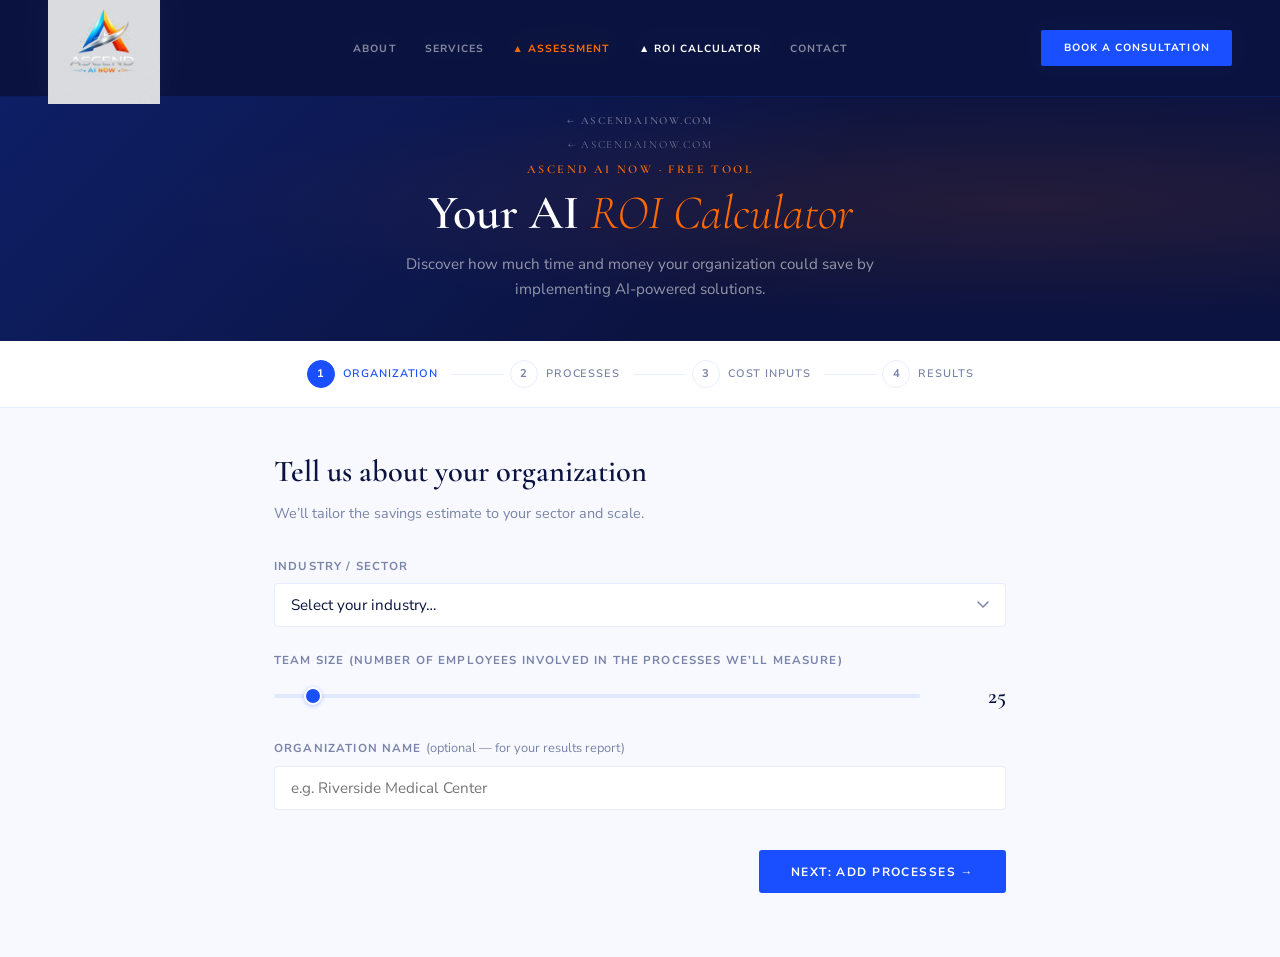
<file: roi-calculator.html>
<!DOCTYPE html>
<html lang="en">
<head>
<meta charset="UTF-8">
<meta name="viewport" content="width=device-width, initial-scale=1.0">
<title>AI ROI Calculator | Ascend AI NOW</title>
<link href="https://fonts.googleapis.com/css2?family=Cormorant+Garamond:ital,wght@0,400;0,500;0,600;0,700;1,300;1,400&family=Nunito+Sans:wght@300;400;500;600;700&display=swap" rel="stylesheet">
<style>
*,*::before,*::after{margin:0;padding:0;box-sizing:border-box}
:root{
  --royal:#1a4fff;--royal-light:#eef2ff;--royal-glow:rgba(26,79,255,.12);
  --orange:#ff6a00;--orange-light:#fff0e6;
  --ink:#0b1340;--text:#1a1a2e;--muted:#7a84a8;--mid:#4a4a6a;
  --white:#fff;--off:#f8f9ff;--line:rgba(26,79,255,.1);
  --green:#0d9966;--green-light:#e6f7f2;
}
html{scroll-behavior:smooth}
body{padding-top:62px;font-family:'Nunito Sans',sans-serif;background:var(--off);color:var(--text);line-height:1.6;min-height:100vh}

/* HEADER */
.calc-header{background:var(--ink);padding:3rem 2rem 2.5rem;text-align:center;position:relative;overflow:hidden}
.calc-header::before{content:'';position:absolute;inset:0;background:linear-gradient(135deg,rgba(26,79,255,.2) 0%,transparent 60%),radial-gradient(ellipse at 80% 50%,rgba(255,106,0,.1) 0%,transparent 60%);pointer-events:none}
.brand{font-family:'Cormorant Garamond',serif;font-size:.75rem;font-weight:600;letter-spacing:.2em;text-transform:uppercase;color:var(--orange);margin-bottom:.5rem;position:relative;z-index:1}
.calc-header h1{font-family:'Cormorant Garamond',serif;font-size:clamp(1.8rem,4vw,3rem);font-weight:600;color:#fff;line-height:1.1;position:relative;z-index:1}
.calc-header h1 em{font-style:italic;font-weight:300;color:var(--orange)}
.calc-header p{font-size:.95rem;color:rgba(255,255,255,.55);max-width:560px;margin:.8rem auto 0;position:relative;z-index:1}

/* PROGRESS STEPS */
.steps-bar{background:var(--white);border-bottom:1px solid var(--line);padding:1.2rem 2rem;display:flex;justify-content:center;gap:0;position:sticky;top:0;z-index:100}
.step-item{display:flex;align-items:center;gap:.5rem}
.step-item:not(:last-child)::after{content:'';display:block;width:clamp(20px,4vw,60px);height:1px;background:var(--line);margin:0 .4rem}
.step-dot{width:28px;height:28px;border-radius:50%;border:1.5px solid var(--line);display:flex;align-items:center;justify-content:center;font-size:.7rem;font-weight:700;color:var(--muted);flex-shrink:0;transition:all .3s}
.step-dot.active{background:var(--royal);border-color:var(--royal);color:#fff}
.step-dot.done{background:var(--green);border-color:var(--green);color:#fff}
.step-label{font-size:.68rem;font-weight:600;letter-spacing:.08em;text-transform:uppercase;color:var(--muted);display:none}
@media(min-width:600px){.step-label{display:block}}
.step-item.active .step-label{color:var(--royal)}
.step-item.done .step-label{color:var(--green)}

/* MAIN LAYOUT */
.calc-body{padding-top:62px;max-width:780px;margin:0 auto;padding:2.5rem 1.5rem 4rem}

/* PANELS */
.panel{display:none;animation:fadeIn .35s ease}
.panel.active{display:block}
@keyframes fadeIn{from{opacity:0;transform:translateY(12px)}to{opacity:1;transform:translateY(0)}}

.panel-title{font-family:'Cormorant Garamond',serif;font-size:1.9rem;font-weight:600;color:var(--ink);margin-bottom:.3rem}
.panel-sub{font-size:.9rem;color:var(--muted);margin-bottom:2rem}

/* FORM ELEMENTS */
.field{margin-bottom:1.5rem}
.field label{display:block;font-size:.72rem;font-weight:700;letter-spacing:.1em;text-transform:uppercase;color:var(--muted);margin-bottom:.5rem}
.field input[type=number],.field select,.field input[type=text]{width:100%;height:44px;border:1px solid var(--line);border-radius:4px;background:var(--white);font-family:'Nunito Sans',sans-serif;font-size:.95rem;color:var(--ink);padding:0 1rem;transition:border-color .2s,box-shadow .2s;outline:none}
.field input:focus,.field select:focus{border-color:var(--royal);box-shadow:0 0 0 3px var(--royal-glow)}
.field select{cursor:pointer;appearance:none;background-image:url("data:image/svg+xml,%3Csvg xmlns='http://www.w3.org/2000/svg' width='12' height='8' viewBox='0 0 12 8'%3E%3Cpath d='M1 1l5 5 5-5' stroke='%237a84a8' stroke-width='1.5' fill='none' stroke-linecap='round'/%3E%3C/svg%3E");background-repeat:no-repeat;background-position:right 1rem center;padding-right:2.5rem}

.range-wrap{display:flex;align-items:center;gap:1rem}
.range-wrap input[type=range]{flex:1;height:4px;-webkit-appearance:none;appearance:none;background:var(--line);border-radius:2px;outline:none}
.range-wrap input[type=range]::-webkit-slider-thumb{-webkit-appearance:none;width:18px;height:18px;border-radius:50%;background:var(--royal);cursor:pointer;border:2px solid #fff;box-shadow:0 1px 4px rgba(26,79,255,.3)}
.range-wrap input[type=range]::-moz-range-thumb{width:18px;height:18px;border-radius:50%;background:var(--royal);cursor:pointer;border:2px solid #fff;box-shadow:0 1px 4px rgba(26,79,255,.3)}
.range-val{font-family:'Cormorant Garamond',serif;font-size:1.4rem;font-weight:600;color:var(--ink);min-width:70px;text-align:right}

.two-col{display:grid;grid-template-columns:1fr 1fr;gap:1.2rem}
@media(max-width:500px){.two-col{grid-template-columns:1fr}}

/* PROCESS CARDS */
.process-list{display:flex;flex-direction:column;gap:1rem;margin-bottom:1.2rem}
.process-card{background:var(--white);border:1px solid var(--line);border-radius:6px;padding:1.2rem 1.2rem 1rem;position:relative}
.process-card .card-num{font-size:.6rem;font-weight:700;letter-spacing:.12em;text-transform:uppercase;color:var(--royal);margin-bottom:.8rem}
.process-card .remove-btn{position:absolute;top:.8rem;right:.8rem;background:none;border:none;color:var(--muted);cursor:pointer;font-size:1rem;line-height:1;padding:.2rem;transition:color .2s}
.process-card .remove-btn:hover{color:#e24b4a}
.process-card .field{margin-bottom:.9rem}
.process-card .field:last-child{margin-bottom:0}
.automation-row{display:grid;grid-template-columns:1fr auto;gap:.8rem;align-items:center}
.auto-badge{font-size:.65rem;font-weight:700;letter-spacing:.08em;text-transform:uppercase;padding:.25rem .7rem;border-radius:2px;white-space:nowrap}
.auto-low{background:#fff3e0;color:#e65100}
.auto-med{background:#e3f2fd;color:#1440e0}
.auto-high{background:#e6f7f2;color:#0d9966}

.add-btn{width:100%;padding:.75rem;border:1.5px dashed var(--line);border-radius:4px;background:none;font-family:'Nunito Sans',sans-serif;font-size:.82rem;font-weight:600;letter-spacing:.08em;color:var(--royal);cursor:pointer;transition:all .25s}
.add-btn:hover{border-color:var(--royal);background:var(--royal-light)}

/* NAV BUTTONS */
.btn-row{display:flex;justify-content:space-between;align-items:center;margin-top:2.5rem;gap:1rem}
.btn-primary{font-family:'Nunito Sans',sans-serif;font-size:.75rem;font-weight:700;letter-spacing:.12em;text-transform:uppercase;padding:.85rem 2rem;background:var(--royal);color:#fff;border:none;border-radius:3px;cursor:pointer;transition:all .3s}
.btn-primary:hover{background:#1440e0;transform:translateY(-1px);box-shadow:0 6px 20px var(--royal-glow)}
.btn-secondary{font-family:'Nunito Sans',sans-serif;font-size:.75rem;font-weight:700;letter-spacing:.12em;text-transform:uppercase;padding:.85rem 2rem;background:none;color:var(--muted);border:1.5px solid var(--line);border-radius:3px;cursor:pointer;transition:all .3s}
.btn-secondary:hover{border-color:var(--muted);color:var(--ink)}
.btn-orange{background:var(--orange)!important}
.btn-orange:hover{background:#e85e00!important;box-shadow:0 6px 20px rgba(255,106,0,.25)!important}

/* RESULTS */
.results-header{text-align:center;margin-bottom:2.5rem}
.results-header .eyebrow{font-size:.65rem;font-weight:700;letter-spacing:.2em;text-transform:uppercase;color:var(--royal);margin-bottom:.5rem}
.results-header h2{font-family:'Cormorant Garamond',serif;font-size:2.2rem;font-weight:600;color:var(--ink)}

.hero-stat{background:var(--royal);color:#fff;border-radius:6px;padding:2rem;text-align:center;margin-bottom:1.5rem}
.hero-stat .stat-label{font-size:.68rem;font-weight:700;letter-spacing:.15em;text-transform:uppercase;color:rgba(255,255,255,.65);margin-bottom:.5rem}
.hero-stat .stat-value{font-family:'Cormorant Garamond',serif;font-size:clamp(2.5rem,6vw,4rem);font-weight:700;color:#fff;line-height:1}
.hero-stat .stat-sub{font-size:.85rem;color:rgba(255,255,255,.55);margin-top:.5rem}

.stat-grid{display:grid;grid-template-columns:repeat(3,1fr);gap:1rem;margin-bottom:1.5rem}
@media(max-width:560px){.stat-grid{grid-template-columns:1fr 1fr}}
.stat-card{background:var(--white);border:1px solid var(--line);border-radius:6px;padding:1.2rem 1rem;text-align:center}
.stat-card .sc-label{font-size:.62rem;font-weight:700;letter-spacing:.1em;text-transform:uppercase;color:var(--muted);margin-bottom:.4rem}
.stat-card .sc-value{font-family:'Cormorant Garamond',serif;font-size:1.9rem;font-weight:700;color:var(--ink);line-height:1}
.stat-card .sc-unit{font-size:.78rem;color:var(--muted);margin-top:.2rem}
.stat-card.accent{border-top:3px solid var(--orange);background:var(--orange-light)}
.stat-card.accent .sc-value{color:var(--orange)}

/* BREAKDOWN */
.breakdown{background:var(--white);border:1px solid var(--line);border-radius:6px;overflow:hidden;margin-bottom:1.5rem}
.breakdown-title{font-size:.7rem;font-weight:700;letter-spacing:.12em;text-transform:uppercase;color:var(--muted);padding:1rem 1.2rem;border-bottom:1px solid var(--line);background:var(--off)}
.breakdown-row{display:grid;grid-template-columns:1fr auto auto;gap:.5rem 1.5rem;align-items:center;padding:.9rem 1.2rem;border-bottom:1px solid var(--line)}
.breakdown-row:last-child{border-bottom:none}
.br-name{font-size:.9rem;font-weight:500;color:var(--ink)}
.br-hours{font-size:.82rem;color:var(--muted)}
.br-saving{font-family:'Cormorant Garamond',serif;font-size:1.1rem;font-weight:600;color:var(--green)}

/* PROGRESS BAR SECTION */
.gains-section{background:var(--white);border:1px solid var(--line);border-radius:6px;padding:1.4rem;margin-bottom:1.5rem}
.gains-title{font-size:.7rem;font-weight:700;letter-spacing:.12em;text-transform:uppercase;color:var(--muted);margin-bottom:1.2rem}
.gain-row{margin-bottom:1.1rem}
.gain-row:last-child{margin-bottom:0}
.gain-label-row{display:flex;justify-content:space-between;align-items:baseline;margin-bottom:.35rem}
.gain-name{font-size:.88rem;font-weight:500;color:var(--ink)}
.gain-pct{font-family:'Cormorant Garamond',serif;font-size:1.1rem;font-weight:600;color:var(--royal)}
.bar-track{height:6px;background:var(--line);border-radius:3px;overflow:hidden}
.bar-fill{height:100%;border-radius:3px;background:linear-gradient(to right,var(--royal),#5585ff);transition:width .8s ease}
.bar-fill.orange{background:linear-gradient(to right,var(--orange),#ffaa33)}

/* TIMELINE */
.timeline{background:var(--white);border:1px solid var(--line);border-radius:6px;padding:1.4rem;margin-bottom:1.5rem}
.tl-title{font-size:.7rem;font-weight:700;letter-spacing:.12em;text-transform:uppercase;color:var(--muted);margin-bottom:1.2rem}
.tl-bars{display:flex;gap:.8rem;align-items:flex-end;height:100px}
.tl-col{flex:1;display:flex;flex-direction:column;align-items:center;gap:.4rem}
.tl-bar{width:100%;border-radius:3px 3px 0 0;background:var(--royal-light);position:relative;transition:height .8s ease}
.tl-bar.active-bar{background:var(--royal)}
.tl-bar-val{font-family:'Cormorant Garamond',serif;font-size:.88rem;font-weight:600;color:var(--ink);white-space:nowrap}
.tl-bar-label{font-size:.6rem;font-weight:700;letter-spacing:.08em;text-transform:uppercase;color:var(--muted)}

/* CTA BOX */
.cta-box{background:var(--ink);border-radius:6px;padding:2rem;text-align:center;margin-bottom:1.5rem;position:relative;overflow:hidden}
.cta-box::before{content:'';position:absolute;inset:0;background:radial-gradient(ellipse at 50% 150%,rgba(26,79,255,.25) 0%,transparent 70%);pointer-events:none}
.cta-box h3{font-family:'Cormorant Garamond',serif;font-size:1.5rem;font-weight:600;color:#fff;margin-bottom:.5rem;position:relative;z-index:1}
.cta-box p{font-size:.88rem;color:rgba(255,255,255,.5);margin-bottom:1.4rem;position:relative;z-index:1}
.cta-box a{display:inline-block;font-family:'Nunito Sans',sans-serif;font-size:.72rem;font-weight:700;letter-spacing:.12em;text-transform:uppercase;padding:.85rem 2rem;background:var(--orange);color:#fff;text-decoration:none;border-radius:3px;transition:all .3s;position:relative;z-index:1}
.cta-box a:hover{background:#e85e00;transform:translateY(-2px);box-shadow:0 6px 20px rgba(255,106,0,.3)}

.restart-row{text-align:center;margin-top:1rem}
.restart-btn{background:none;border:none;font-size:.78rem;color:var(--muted);cursor:pointer;text-decoration:underline;font-family:'Nunito Sans',sans-serif;transition:color .2s}
.restart-btn:hover{color:var(--royal)}

/* DISCLAIMER */
.disclaimer{font-size:.72rem;color:var(--muted);line-height:1.6;padding:1rem 1.2rem;background:var(--off);border:1px solid var(--line);border-radius:4px;margin-top:1rem}

/* TOOLTIP */
.tooltip-wrap{position:relative;display:inline-block;margin-left:.4rem;cursor:help}
.tooltip-icon{width:14px;height:14px;border-radius:50%;background:var(--line);border:1px solid rgba(26,79,255,.2);display:inline-flex;align-items:center;justify-content:center;font-size:.55rem;font-weight:700;color:var(--royal);vertical-align:middle;line-height:1}
.tooltip-text{display:none;position:absolute;bottom:calc(100% + 6px);left:50%;transform:translateX(-50%);background:var(--ink);color:rgba(255,255,255,.85);font-size:.7rem;line-height:1.5;padding:.5rem .8rem;border-radius:4px;white-space:nowrap;z-index:200;pointer-events:none}
.tooltip-wrap:hover .tooltip-text{display:block}

/* VALIDATION */
.field .err{font-size:.7rem;color:#e24b4a;margin-top:.3rem;display:none}
.field.invalid input,.field.invalid select{border-color:#e24b4a}
.field.invalid .err{display:block}

  /* ── SHARED SITE NAV ── */
  .site-nav{position:fixed;top:0;left:0;right:0;z-index:900;display:flex;align-items:center;justify-content:space-between;padding:1rem 3rem;background:rgba(11,19,64,0.96);backdrop-filter:blur(12px);border-bottom:1px solid rgba(26,79,255,.15)}
  .site-nav.scrolled{padding:.8rem 3rem;box-shadow:0 2px 20px rgba(11,19,64,.3)}
  .sn-brand{display:flex;flex-direction:column;text-decoration:none}
  .sn-logo{display:block;width:112px;height:112px;object-fit:contain;margin:-24px 0;background:#fff}
  .sn-wordmark{font-family:'Cormorant Garamond',serif;font-size:1.1rem;font-weight:600;letter-spacing:.1em;text-transform:uppercase;color:#fff;line-height:1}
  .sn-wordmark span{color:#ff6a00}
  .sn-tagline{font-size:.5rem;font-weight:600;letter-spacing:.14em;text-transform:uppercase;color:rgba(255,255,255,.35);margin-top:.15rem}
  .sn-links{display:flex;align-items:center;gap:1.8rem;list-style:none}
  .sn-links a{font-size:.65rem;font-weight:700;letter-spacing:.1em;text-transform:uppercase;color:rgba(255,255,255,.5);text-decoration:none;transition:color .2s}
  .sn-links a:hover,.sn-links a.active{color:#fff}
  .sn-links .tool-link{color:#ff6a00}
  .sn-links .tool-link:hover{color:#ffaa33}
  .sn-cta{font-family:'Nunito Sans',sans-serif;font-size:.65rem;font-weight:700;letter-spacing:.1em;text-transform:uppercase;padding:.6rem 1.4rem;background:#1a4fff;color:#fff;text-decoration:none;border-radius:2px;transition:all .25s;white-space:nowrap}
  .sn-cta:hover{background:#ff6a00}
  body{padding-top:62px;padding-top:64px}
  @media(max-width:768px){.site-nav{padding:.9rem 1.2rem}.sn-links{display:none}.site-nav.scrolled{padding:.7rem 1.2rem}}

  
  /* ── SHARED SITE NAV ── */
  .site-nav{position:fixed;top:0;left:0;right:0;z-index:900;display:flex;align-items:center;justify-content:space-between;padding:1rem 3rem;background:rgba(11,19,64,0.96);backdrop-filter:blur(12px);border-bottom:1px solid rgba(26,79,255,.15);font-family:'Nunito Sans',sans-serif}
  .site-nav.scrolled{padding:.8rem 3rem;box-shadow:0 2px 20px rgba(11,19,64,.3)}
  .sn-brand{display:flex;flex-direction:column;text-decoration:none}
  .sn-wordmark{font-family:'Cormorant Garamond',serif;font-size:1.1rem;font-weight:600;letter-spacing:.1em;text-transform:uppercase;color:#fff;line-height:1}
  .sn-wordmark span{color:#ff6a00}
  .sn-tagline{font-size:.5rem;font-weight:600;letter-spacing:.14em;text-transform:uppercase;color:rgba(255,255,255,.35);margin-top:.15rem}
  .sn-links{display:flex;align-items:center;gap:1.8rem;list-style:none}
  .sn-links a{font-size:.65rem;font-weight:700;letter-spacing:.1em;text-transform:uppercase;color:rgba(255,255,255,.5);text-decoration:none;transition:color .2s}
  .sn-links a:hover,.sn-links a.active{color:#fff}
  .sn-links .tool-link{color:#ff6a00}
  .sn-links .tool-link:hover{color:#ffaa33}
  .sn-cta{font-family:'Nunito Sans',sans-serif;font-size:.65rem;font-weight:700;letter-spacing:.1em;text-transform:uppercase;padding:.6rem 1.4rem;background:#1a4fff;color:#fff;text-decoration:none;border-radius:2px;transition:all .25s;white-space:nowrap}
  .sn-cta:hover{background:#ff6a00}
  @media(max-width:768px){.site-nav{padding:.9rem 1.2rem}.sn-links{display:none}}
  </style>
  <link rel="canonical" href="https://www.ascendainow.com/roi-calculator">
</head>
<body>
<nav class="site-nav" id="siteNav">
  <a href="index.html" class="sn-brand">
    <img class="sn-logo" src="assets/ascend-ai-now-logo.png" alt="Ascend AI NOW">
  </a>
  <ul class="sn-links">
    <li><a href="index.html#about">About</a></li>
    <li><a href="index.html#services">Services</a></li>
    <li><a href="assessment.html" class="tool-link">&#9650; Assessment</a></li>
    <li><a href="roi-calculator.html" class="tool-link active">&#9650; ROI Calculator</a></li>
    <li><a href="index.html#contact">Contact</a></li>
  </ul>
  <a href="mailto:info@AscendAINOW.com" class="sn-cta">Book a Consultation</a>
</nav>
<script>
(function(){var n=document.getElementById('siteNav');window.addEventListener('scroll',function(){n.classList.toggle('scrolled',window.scrollY>40);});})();
</script>
<nav class="site-nav" id="siteNav">
  <a href="index.html" class="sn-brand">
    <img class="sn-logo" src="assets/ascend-ai-now-logo.png" alt="Ascend AI NOW">
  </a>
  <ul class="sn-links">
    <li><a href="index.html#about">About</a></li>
    <li><a href="index.html#services">Services</a></li>
    <li><a href="assessment.html" class="tool-link">&#9650; Assessment</a></li>
    <li><a href="roi-calculator.html" class="tool-link active">&#9650; ROI Calculator</a></li>
    <li><a href="index.html#contact">Contact</a></li>
  </ul>
  <a href="mailto:info@AscendAINOW.com" class="sn-cta">Book a Consultation</a>
</nav>
<script>
(function(){
  var nav=document.getElementById('siteNav');
  window.addEventListener('scroll',function(){nav.classList.toggle('scrolled',window.scrollY>40);});
})();
</script>


<div class="calc-header">
  <a href="index.html" style="font-family:'Cormorant Garamond',serif;font-size:.68rem;font-weight:600;letter-spacing:.16em;text-transform:uppercase;color:rgba(255,255,255,.4);text-decoration:none;display:block;margin-bottom:.4rem;text-align:center">&larr; AscendAINOW.com</a>
    <a href="index.html" style="font-family:'Cormorant Garamond',serif;font-size:.68rem;letter-spacing:.16em;text-transform:uppercase;color:rgba(255,255,255,.4);text-decoration:none;display:block;margin-bottom:.4rem;text-align:center">&larr; AscendAINOW.com</a>
    <div class="brand">Ascend AI NOW &middot; Free Tool</div>
  <h1>Your AI <em>ROI Calculator</em></h1>
  <p>Discover how much time and money your organization could save by implementing AI-powered solutions.</p>
</div>

<div class="steps-bar" id="stepsBar">
  <div class="step-item active" id="si1">
    <div class="step-dot active" id="sd1">1</div>
    <span class="step-label">Organization</span>
  </div>
  <div class="step-item" id="si2">
    <div class="step-dot" id="sd2">2</div>
    <span class="step-label">Processes</span>
  </div>
  <div class="step-item" id="si3">
    <div class="step-dot" id="sd3">3</div>
    <span class="step-label">Cost Inputs</span>
  </div>
  <div class="step-item" id="si4">
    <div class="step-dot" id="sd4">4</div>
    <span class="step-label">Results</span>
  </div>
</div>

<div class="calc-body">

  <!-- PANEL 1: ORG INFO -->
  <div class="panel active" id="panel1">
    <div class="panel-title">Tell us about your organization</div>
    <div class="panel-sub">We&rsquo;ll tailor the savings estimate to your sector and scale.</div>

    <div class="field" id="f-industry">
      <label>Industry / Sector</label>
      <select id="industry">
        <option value="">Select your industry&hellip;</option>
        <option value="healthcare">Healthcare &amp; Medical</option>
        <option value="education-k12">K&ndash;12 Education</option>
        <option value="education-higher">Higher Education</option>
        <option value="nonprofit">Nonprofit / Association</option>
        <option value="government">Government / Public Sector</option>
        <option value="service">Professional Services</option>
        <option value="finance">Financial Services</option>
        <option value="other">Other</option>
      </select>
      <div class="err">Please select your industry.</div>
    </div>

    <div class="field">
      <label>Team size (number of employees involved in the processes we&rsquo;ll measure)</label>
      <div class="range-wrap">
        <input type="range" id="teamSize" min="1" max="500" step="1" value="25">
        <span class="range-val" id="teamSizeVal">25</span>
      </div>
    </div>

    <div class="field" id="f-orgname">
      <label>Organization name <span style="font-weight:400;text-transform:none;letter-spacing:0;font-size:.8rem;color:var(--muted)">(optional &mdash; for your results report)</span></label>
      <input type="text" id="orgName" placeholder="e.g. Riverside Medical Center">
    </div>

    <div class="btn-row">
      <span></span>
      <button class="btn-primary" onclick="goTo(2)">Next: Add Processes &rarr;</button>
    </div>
  </div>

  <!-- PANEL 2: PROCESSES -->
  <div class="panel" id="panel2">
    <div class="panel-title">Which manual processes take the most time?</div>
    <div class="panel-sub">Add up to 6 processes. Be specific &mdash; the more accurate your hours, the more accurate your savings estimate.</div>

    <div class="process-list" id="processList"></div>
    <button class="add-btn" id="addBtn" onclick="addProcess()">+ Add another process</button>

    <div class="btn-row">
      <button class="btn-secondary" onclick="goTo(1)">&larr; Back</button>
      <button class="btn-primary" onclick="goTo(3)">Next: Cost Inputs &rarr;</button>
    </div>
  </div>

  <!-- PANEL 3: COST -->
  <div class="panel" id="panel3">
    <div class="panel-title">Now let&rsquo;s talk numbers</div>
    <div class="panel-sub">These inputs power your annual savings projection. All data stays in your browser &mdash; nothing is stored or sent.</div>

    <div class="field">
      <label>
        Average hourly wage (fully loaded)
        <span class="tooltip-wrap">
          <span class="tooltip-icon">?</span>
          <span class="tooltip-text">Include salary + benefits + overhead &mdash; typically 1.25&ndash;1.4&times; base salary</span>
        </span>
      </label>
      <div class="range-wrap">
        <input type="range" id="wage" min="15" max="250" step="1" value="45">
        <span class="range-val" id="wageVal">$45/hr</span>
      </div>
    </div>

    <div class="field">
      <label>
        Expected AI adoption timeline
        <span class="tooltip-wrap">
          <span class="tooltip-icon">?</span>
          <span class="tooltip-text">How quickly your team realistically adopts the new AI tools and processes</span>
        </span>
      </label>
      <select id="timeline">
        <option value="3">Fast (3 months)</option>
        <option value="6" selected>Moderate (6 months)</option>
        <option value="9">Gradual (9 months)</option>
        <option value="12">Conservative (12 months)</option>
      </select>
    </div>

    <div class="two-col">
      <div class="field">
        <label>
          AI implementation budget estimate
          <span class="tooltip-wrap">
            <span class="tooltip-icon">?</span>
            <span class="tooltip-text">Rough estimate of tools, training &amp; advisory costs in Year 1</span>
          </span>
        </label>
        <select id="implCost">
          <option value="5000">Under $5,000</option>
          <option value="15000" selected>$5,000 &ndash; $25,000</option>
          <option value="50000">$25,000 &ndash; $75,000</option>
          <option value="100000">$75,000 &ndash; $150,000</option>
          <option value="200000">$150,000+</option>
        </select>
      </div>
      <div class="field">
        <label>Projection horizon</label>
        <select id="horizon">
          <option value="1">1 year</option>
          <option value="3" selected>3 years</option>
          <option value="5">5 years</option>
        </select>
      </div>
    </div>

    <div class="btn-row">
      <button class="btn-secondary" onclick="goTo(2)">&larr; Back</button>
      <button class="btn-primary btn-orange" onclick="calculate()">Calculate My Savings &rarr;</button>
    </div>
  </div>

  <!-- PANEL 4: RESULTS -->
  <div class="panel" id="panel4">
    <div class="results-header">
      <div class="eyebrow" id="res-orgLabel">Your AI ROI Report</div>
      <h2>Here&rsquo;s what AI implementation could mean for <span id="res-orgName">your organization</span></h2>
    </div>

    <div class="hero-stat">
      <div class="stat-label">Projected Net Savings Over <span id="res-horizonLabel">3 Years</span></div>
      <div class="stat-value" id="res-netSavings">$0</div>
      <div class="stat-sub">After estimated implementation costs</div>
    </div>

    <div class="stat-grid">
      <div class="stat-card">
        <div class="sc-label">Hours Saved / Year</div>
        <div class="sc-value" id="res-hoursSaved">0</div>
        <div class="sc-unit">staff hours annually</div>
      </div>
      <div class="stat-card">
        <div class="sc-label">Annual Cost Savings</div>
        <div class="sc-value" id="res-annualSaving">$0</div>
        <div class="sc-unit">at full adoption</div>
      </div>
      <div class="stat-card accent">
        <div class="sc-label">ROI</div>
        <div class="sc-value" id="res-roi">0%</div>
        <div class="sc-unit">return on investment</div>
      </div>
    </div>

    <div class="breakdown">
      <div class="breakdown-title">Savings by Process</div>
      <div id="res-breakdown"></div>
    </div>

    <div class="gains-section">
      <div class="gains-title">Efficiency Gains by Category</div>
      <div id="res-gains"></div>
    </div>

    <div class="timeline" id="timelineSection">
      <div class="tl-title">Projected Cumulative Savings</div>
      <div class="tl-bars" id="res-timeline"></div>
    </div>

    
<div style="background:#fff;border:1px solid rgba(26,79,255,.12);border-left:3px solid #1a4fff;border-radius:4px;padding:1.2rem 1.4rem;margin-bottom:1rem;display:flex;align-items:center;justify-content:space-between;gap:1rem;flex-wrap:wrap">
  <div>
    <div style="font-size:.62rem;font-weight:700;letter-spacing:.1em;text-transform:uppercase;color:#1a4fff;margin-bottom:.25rem">Also Try</div>
    <div style="font-size:.92rem;font-weight:600;color:#0b1340">Check your overall AI readiness score</div>
  </div>
  <a href="assessment.html" style="font-family:'Nunito Sans',sans-serif;font-size:.68rem;font-weight:700;letter-spacing:.1em;text-transform:uppercase;padding:.7rem 1.4rem;background:#1a4fff;color:#fff;text-decoration:none;border-radius:3px;white-space:nowrap">AI Assessment &rarr;</a>
</div>


<div style="background:#fff;border:1px solid rgba(26,79,255,.12);border-left:3px solid #1a4fff;border-radius:4px;padding:1.2rem 1.4rem;margin-bottom:1rem;display:flex;align-items:center;justify-content:space-between;gap:1rem;flex-wrap:wrap">
  <div><div style="font-size:.62rem;font-weight:700;letter-spacing:.1em;text-transform:uppercase;color:#1a4fff;margin-bottom:.25rem">Also Try</div>
  <div style="font-size:.92rem;font-weight:600;color:#0b1340">Check your overall AI readiness score</div></div>
  <a href="assessment.html" style="font-family:'Nunito Sans',sans-serif;font-size:.68rem;font-weight:700;letter-spacing:.1em;text-transform:uppercase;padding:.7rem 1.4rem;background:#1a4fff;color:#fff;text-decoration:none;border-radius:3px;white-space:nowrap">AI Assessment &rarr;</a>
</div>
<div class="cta-box">
      <h3>Ready to make these numbers real?</h3>
      <p>Dr. Alexis S. Smith and the Ascend AI NOW team can build you a custom implementation roadmap &mdash; no jargon, just a clear plan grounded in your reality.</p>
      <a href="mailto:info@AscendAINOW.com">Book a Free Strategy Call</a>
      <p style="font-size:.75rem;color:rgba(255,255,255,.4);margin-top:.8rem">(910) 227-9073 &nbsp;&middot;&nbsp; info@AscendAINOW.com &nbsp;&middot;&nbsp; AscendAINOW.com</p>
    </div>

    <div class="disclaimer">
      <strong>Disclaimer:</strong> These estimates are based on industry benchmarks and the inputs you provided. Actual savings will vary based on your specific technology stack, workforce dynamics, change management effectiveness, and AI solution selection. Ascend AI NOW recommends a formal assessment before making investment decisions.
    </div>

    <div class="restart-row">
      <button class="restart-btn" onclick="restart()">&#8635; Start over with new inputs</button>
    </div>
  </div>

</div>

<script>
var processCount = 0;
var maxProcesses = 6;

var INDUSTRY_AUTOMATION = {
  'healthcare': {rate: 0.52, label: 'Healthcare'},
  'education-k12': {rate: 0.48, label: 'K-12 Education'},
  'education-higher': {rate: 0.50, label: 'Higher Education'},
  'nonprofit': {rate: 0.55, label: 'Nonprofit'},
  'government': {rate: 0.44, label: 'Government'},
  'service': {rate: 0.58, label: 'Professional Services'},
  'finance': {rate: 0.56, label: 'Financial Services'},
  'other': {rate: 0.50, label: 'Organization'}
};

var PROCESS_TEMPLATES = [
  {name: 'Data entry & reporting', auto: 0.72},
  {name: 'Document review & filing', auto: 0.65},
  {name: 'Scheduling & calendar management', auto: 0.60},
  {name: 'Email triage & drafting', auto: 0.55},
  {name: 'Compliance & audit prep', auto: 0.50},
  {name: 'Customer/patient intake', auto: 0.62},
  {name: 'Invoice & billing processing', auto: 0.70},
  {name: 'Research & information gathering', auto: 0.58},
  {name: 'Training & onboarding admin', auto: 0.52},
  {name: 'Meeting notes & follow-ups', auto: 0.68}
];

function formatCurrency(n) {
  if (n >= 1000000) return '$' + (n / 1000000).toFixed(1) + 'M';
  if (n >= 1000) return '$' + Math.round(n / 1000) + 'K';
  return '$' + Math.round(n);
}

function formatNumber(n) {
  return Math.round(n).toLocaleString();
}

function addProcess() {
  if (processCount >= maxProcesses) return;
  var idx = processCount;
  processCount++;
  var template = PROCESS_TEMPLATES[idx % PROCESS_TEMPLATES.length];
  var autoRate = template.auto;
  var autoBadge = autoRate >= 0.65 ? '<span class="auto-badge auto-high">High automation potential</span>' :
                  autoRate >= 0.50 ? '<span class="auto-badge auto-med">Moderate automation potential</span>' :
                  '<span class="auto-badge auto-low">Lower automation potential</span>';

  var html = '<div class="process-card" id="pc' + idx + '">' +
    '<div class="card-num">Process ' + processCount + '</div>' +
    (idx > 0 ? '<button class="remove-btn" onclick="removeProcess(' + idx + ')" title="Remove">&times;</button>' : '') +
    '<div class="field">' +
      '<label>Process name</label>' +
      '<input type="text" id="pname' + idx + '" value="' + template.name + '" placeholder="e.g. Data entry & reporting">' +
    '</div>' +
    '<div class="two-col">' +
      '<div class="field">' +
        '<label>Hours per week (per employee)</label>' +
        '<input type="number" id="phours' + idx + '" value="5" min="0.5" max="60" step="0.5">' +
      '</div>' +
      '<div class="field">' +
        '<label>AI automation potential' +
          '<span class="tooltip-wrap"><span class="tooltip-icon">?</span><span class="tooltip-text">How repetitive and rule-based is this task?</span></span>' +
        '</label>' +
        '<select id="pauto' + idx + '" onchange="updateAutoBadge(' + idx + ')">' +
          '<option value="0.70"' + (autoRate >= 0.65 ? ' selected' : '') + '>Very high (70%) &mdash; Repetitive data tasks</option>' +
          '<option value="0.55"' + (autoRate >= 0.50 && autoRate < 0.65 ? ' selected' : '') + '>Moderate (55%) &mdash; Semi-structured tasks</option>' +
          '<option value="0.40"' + (autoRate < 0.50 ? ' selected' : '') + '>Lower (40%) &mdash; Judgment-heavy tasks</option>' +
        '</select>' +
      '</div>' +
    '</div>' +
    '<div class="automation-row">' +
      '<small style="font-size:.78rem;color:var(--muted)">Estimated efficiency gain from AI assistance on this process</small>' +
      '<div id="pbadge' + idx + '">' + autoBadge + '</div>' +
    '</div>' +
  '</div>';

  var list = document.getElementById('processList');
  var div = document.createElement('div');
  div.innerHTML = html;
  list.appendChild(div.firstChild);

  if (processCount >= maxProcesses) {
    document.getElementById('addBtn').style.display = 'none';
  }
}

function removeProcess(idx) {
  var el = document.getElementById('pc' + idx);
  if (el) el.parentNode.removeChild(el);
  document.getElementById('addBtn').style.display = 'block';
  processCount--;
  renumberCards();
}

function renumberCards() {
  var cards = document.querySelectorAll('.process-card');
  cards.forEach(function(c, i) {
    var num = c.querySelector('.card-num');
    if (num) num.textContent = 'Process ' + (i + 1);
  });
}

function updateAutoBadge(idx) {
  var sel = document.getElementById('pauto' + idx);
  var val = parseFloat(sel.value);
  var badge = document.getElementById('pbadge' + idx);
  if (!badge) return;
  var html = val >= 0.65 ? '<span class="auto-badge auto-high">High automation potential</span>' :
             val >= 0.50 ? '<span class="auto-badge auto-med">Moderate automation potential</span>' :
             '<span class="auto-badge auto-low">Lower automation potential</span>';
  badge.innerHTML = html;
}

function goTo(step) {
  if (step === 2) {
    var industry = document.getElementById('industry').value;
    if (!industry) {
      var f = document.getElementById('f-industry');
      f.classList.add('invalid');
      return;
    }
    document.getElementById('f-industry').classList.remove('invalid');
    if (processCount === 0) addProcess();
  }
  if (step === 3) {
    if (processCount === 0) { alert('Please add at least one process.'); return; }
  }

  document.querySelectorAll('.panel').forEach(function(p) { p.classList.remove('active'); });
  document.getElementById('panel' + step).classList.add('active');

  for (var i = 1; i <= 4; i++) {
    var dot = document.getElementById('sd' + i);
    var item = document.getElementById('si' + i);
    dot.classList.remove('active', 'done');
    item.classList.remove('active', 'done');
    if (i < step) { dot.classList.add('done'); dot.innerHTML = '&#10003;'; item.classList.add('done'); }
    else if (i === step) { dot.classList.add('active'); dot.textContent = i; item.classList.add('active'); }
    else { dot.textContent = i; }
  }
  window.scrollTo({ top: 0, behavior: 'smooth' });
}

function calculate() {
  var industry = document.getElementById('industry').value || 'other';
  var teamSize = parseInt(document.getElementById('teamSize').value);
  var wage = parseInt(document.getElementById('wage').value);
  var timeline = parseInt(document.getElementById('timeline').value);
  var implCost = parseInt(document.getElementById('implCost').value);
  var horizon = parseInt(document.getElementById('horizon').value);
  var orgName = document.getElementById('orgName').value.trim();

  var industryData = INDUSTRY_AUTOMATION[industry] || INDUSTRY_AUTOMATION['other'];
  var baseRate = industryData.rate;

  var processes = [];
  var cards = document.querySelectorAll('.process-card');
  cards.forEach(function(card, i) {
    var nameEl = card.querySelector('[id^="pname"]');
    var hoursEl = card.querySelector('[id^="phours"]');
    var autoEl = card.querySelector('[id^="pauto"]');
    if (!nameEl || !hoursEl || !autoEl) return;
    var name = nameEl.value || 'Process ' + (i + 1);
    var hoursPerWeek = parseFloat(hoursEl.value) || 5;
    var autoRate = parseFloat(autoEl.value) || 0.55;
    processes.push({ name: name, hoursPerWeek: hoursPerWeek, autoRate: autoRate });
  });

  var totalWeeklyHours = 0;
  processes.forEach(function(p) { totalWeeklyHours += p.hoursPerWeek; });

  var annualHoursPerPerson = totalWeeklyHours * 52;
  var adoptionRamp = (12 - timeline) / 12;
  var avgAutoRate = 0;
  processes.forEach(function(p) { avgAutoRate += p.autoRate; });
  avgAutoRate = avgAutoRate / processes.length;

  var effectiveRate = avgAutoRate * (0.85 + adoptionRamp * 0.15);
  var hoursSavedPerPerson = annualHoursPerPerson * effectiveRate;
  var totalHoursSaved = hoursSavedPerPerson * teamSize;
  var annualSavings = totalHoursSaved * wage;

  var cumulativeSavings = 0;
  var yearData = [];
  for (var y = 1; y <= Math.max(horizon, 3); y++) {
    var rampFactor = y === 1 ? (1 - timeline / 24) : 1;
    var yearSaving = annualSavings * rampFactor;
    var yearCost = y === 1 ? implCost : implCost * 0.15;
    var yearNet = yearSaving - yearCost;
    cumulativeSavings += yearNet;
    yearData.push({ year: y, saving: yearSaving, cost: yearCost, net: yearNet, cumulative: cumulativeSavings });
  }

  var projNetSavings = 0;
  for (var j = 0; j < horizon; j++) { projNetSavings += yearData[j] ? yearData[j].net : 0; }
  var totalInvestment = implCost + (horizon - 1) * implCost * 0.15;
  var roi = totalInvestment > 0 ? Math.round((projNetSavings / totalInvestment) * 100) : 0;

  document.getElementById('res-orgLabel').textContent = orgName ? orgName + ' — AI ROI Report' : industryData.label + ' — AI ROI Report';
  document.getElementById('res-orgName').textContent = orgName || 'your organization';
  document.getElementById('res-horizonLabel').textContent = horizon + ' Year' + (horizon > 1 ? 's' : '');
  document.getElementById('res-netSavings').textContent = formatCurrency(projNetSavings);
  document.getElementById('res-hoursSaved').textContent = formatNumber(totalHoursSaved);
  document.getElementById('res-annualSaving').textContent = formatCurrency(annualSavings);
  document.getElementById('res-roi').textContent = roi + '%';

  var breakdownHtml = '';
  processes.forEach(function(p) {
    var saved = p.hoursPerWeek * 52 * teamSize * p.autoRate * wage;
    var hrsSaved = Math.round(p.hoursPerWeek * 52 * teamSize * p.autoRate);
    breakdownHtml += '<div class="breakdown-row">' +
      '<span class="br-name">' + p.name + '</span>' +
      '<span class="br-hours">' + formatNumber(hrsSaved) + ' hrs/yr</span>' +
      '<span class="br-saving">' + formatCurrency(saved) + '/yr</span>' +
    '</div>';
  });
  document.getElementById('res-breakdown').innerHTML = breakdownHtml;

  var productivity = Math.round(effectiveRate * 100);
  var focusTime = Math.min(Math.round(productivity * 0.7), 85);
  var errorReduction = Math.min(Math.round(productivity * 1.1), 90);
  var throughput = Math.min(Math.round(productivity * 0.85), 80);

  var gainsHtml =
    makeGainRow('Productivity gain', productivity, false) +
    makeGainRow('High-value focus time freed', focusTime, true) +
    makeGainRow('Error & rework reduction', errorReduction, false) +
    makeGainRow('Process throughput increase', throughput, true);
  document.getElementById('res-gains').innerHTML = gainsHtml;

  var maxCum = Math.max.apply(null, yearData.map(function(d) { return d.cumulative; }));
  var tlHtml = '';
  var showYears = Math.min(horizon, 5);
  for (var k = 0; k < showYears; k++) {
    var d = yearData[k];
    if (!d) continue;
    var barH = maxCum > 0 ? Math.round((d.cumulative / maxCum) * 80) : 8;
    var isPos = d.cumulative >= 0;
    tlHtml += '<div class="tl-col">' +
      '<div class="tl-bar-val">' + formatCurrency(d.cumulative) + '</div>' +
      '<div class="tl-bar ' + (isPos ? 'active-bar' : '') + '" style="height:' + Math.max(barH, 8) + 'px"></div>' +
      '<div class="tl-bar-label">Year ' + d.year + '</div>' +
    '</div>';
  }
  document.getElementById('res-timeline').innerHTML = tlHtml;

  goTo(4);
}

function makeGainRow(label, pct, isOrange) {
  return '<div class="gain-row">' +
    '<div class="gain-label-row">' +
      '<span class="gain-name">' + label + '</span>' +
      '<span class="gain-pct">' + pct + '%</span>' +
    '</div>' +
    '<div class="bar-track"><div class="bar-fill' + (isOrange ? ' orange' : '') + '" style="width:' + pct + '%"></div></div>' +
  '</div>';
}

function restart() {
  processCount = 0;
  document.getElementById('processList').innerHTML = '';
  document.getElementById('addBtn').style.display = 'block';
  document.getElementById('orgName').value = '';
  document.getElementById('industry').value = '';
  document.getElementById('teamSize').value = 25;
  document.getElementById('teamSizeVal').textContent = 25;
  document.getElementById('wage').value = 45;
  document.getElementById('wageVal').textContent = '$45/hr';
  goTo(1);
}

document.getElementById('teamSize').addEventListener('input', function() {
  document.getElementById('teamSizeVal').textContent = this.value;
});
document.getElementById('wage').addEventListener('input', function() {
  document.getElementById('wageVal').textContent = '$' + this.value + '/hr';
});
document.getElementById('industry').addEventListener('change', function() {
  if (this.value) document.getElementById('f-industry').classList.remove('invalid');
});
</script>
</body>
</html>
</file>
